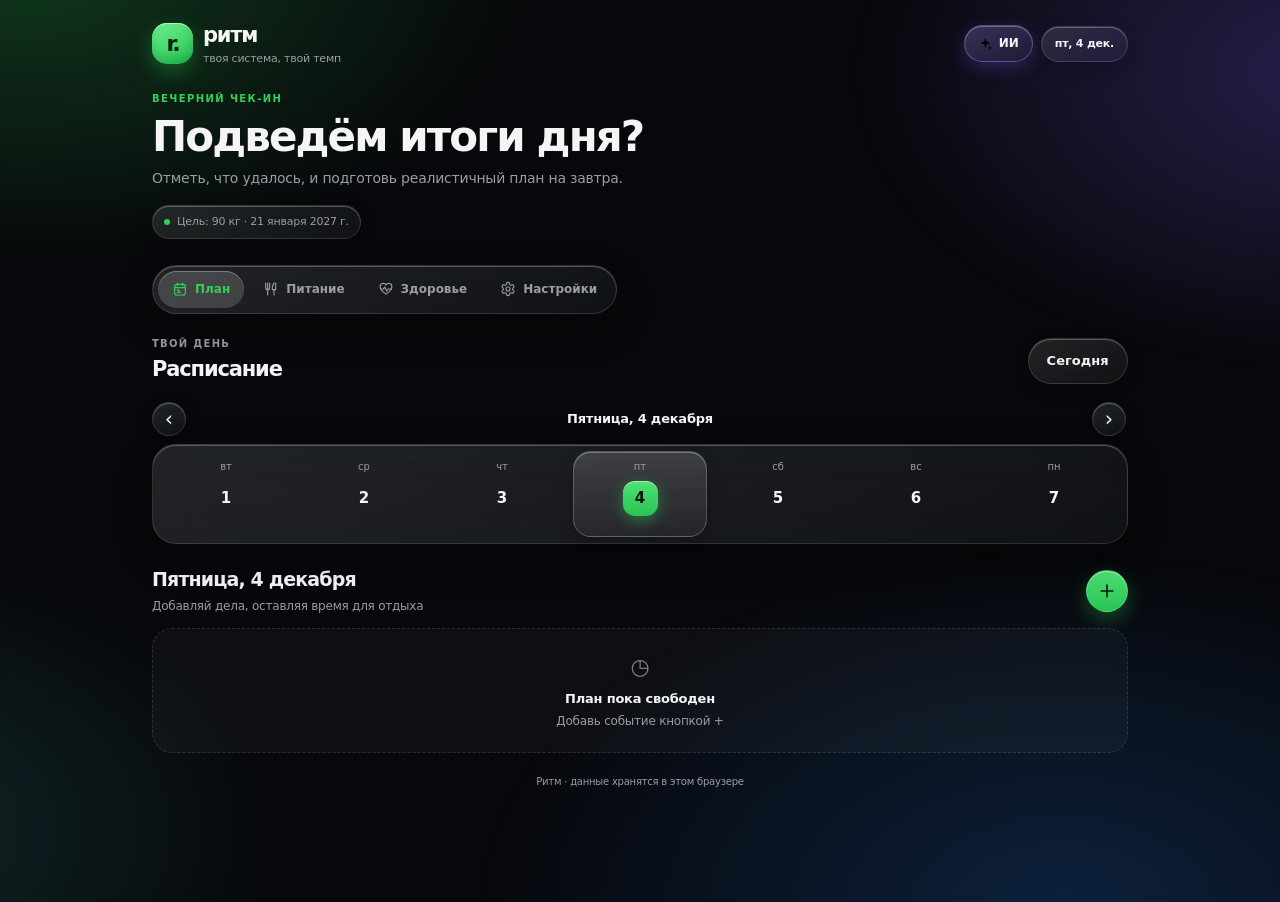
<file: index.html>
<!doctype html>
<html lang="ru">
<head>
<meta charset="utf-8">
<meta name="viewport" content="width=device-width, initial-scale=1, viewport-fit=cover">
<meta name="theme-color" content="#090a0c">
<meta name="apple-mobile-web-app-capable" content="yes">
<meta name="apple-mobile-web-app-status-bar-style" content="black-translucent">
<meta name="apple-mobile-web-app-title" content="Ритм">
<meta name="description" content="Личный трекер распорядка дня, питания и здоровья.">
<title>Ритм — твоя система</title>
<style>
:root{color-scheme:dark;--bg:#090a0c;--surface:#151619;--surface-2:#202125;--surface-3:#292a2e;--line:rgba(255,255,255,.085);--text:#f5f5f7;--muted:#92939b;--accent:#30d158;--purple:#b5a0ff;--blue:#63a5ff;--orange:#f4b45f;--teal:#54d5cf;--red:#ff6961;--shadow:0 12px 30px rgba(0,0,0,.16);--r:21px;--dock-h:78px}
[data-theme="light"]{color-scheme:light;--bg:#f3f4f6;--surface:rgba(255,255,255,.9);--surface-2:#f0f1f4;--surface-3:#e7e9ee;--line:rgba(20,23,28,.09);--text:#17181b;--muted:#777a83;--accent:#28a745;--purple:#7557d8;--blue:#2675d8;--orange:#b7771d;--teal:#168a84;--red:#c93e3e;--shadow:0 10px 30px rgba(25,30,40,.055)}
*{box-sizing:border-box}html{min-height:100%;background:var(--bg);scroll-behavior:smooth;-webkit-text-size-adjust:100%}body{margin:0;min-height:100vh;background:radial-gradient(ellipse at 50% -15%,color-mix(in srgb,var(--accent) 7%,transparent),transparent 46%),var(--bg);color:var(--text);font:15px/1.45 -apple-system,BlinkMacSystemFont,"SF Pro Display","SF Pro Text",Inter,system-ui,sans-serif;letter-spacing:-.015em;-webkit-font-smoothing:antialiased}button,input,select,textarea{font:inherit}button{cursor:pointer;-webkit-tap-highlight-color:transparent}button:focus-visible,input:focus-visible,select:focus-visible,textarea:focus-visible{outline:2px solid var(--purple);outline-offset:2px}button:disabled{opacity:.48;cursor:not-allowed}.hidden{display:none!important}.app{width:min(100%,1020px);margin:0 auto;padding: max(20px,env(safe-area-inset-top)) 22px calc(112px + env(safe-area-inset-bottom))}.topbar{display:flex;align-items:center;justify-content:space-between;gap:12px;margin-bottom:26px}.brand{display:flex;align-items:center;gap:10px;min-width:0}.logo{display:grid;place-items:center;width:41px;height:41px;border-radius:14px;background:linear-gradient(145deg,#55e477,#24bd52);color:#06210c;font-size:22px;font-weight:900;letter-spacing:-.09em;flex:none}.brand-name{font-size:21px;font-weight:790;letter-spacing:-.06em}.brand-sub{font-size:11px;color:var(--muted);margin-top:1px}.top-actions{display:flex;align-items:center;gap:8px}.date-chip,.icon-btn{border:1px solid var(--line);background:color-mix(in srgb,var(--surface) 84%,transparent);color:var(--text);backdrop-filter:blur(18px);-webkit-backdrop-filter:blur(18px)}.date-chip{padding:9px 13px;border-radius:999px;font-size:11px;font-weight:700}.icon-btn{width:40px;height:40px;display:grid;place-items:center;border-radius:50%;padding:0}.icon-btn svg{width:19px;height:19px;stroke:currentColor;fill:none;stroke-width:1.8;stroke-linecap:round;stroke-linejoin:round}.ai-launch{display:flex;align-items:center;gap:6px;border:1px solid color-mix(in srgb,var(--purple) 24%,var(--line));background:color-mix(in srgb,var(--purple) 9%,var(--surface));color:var(--text);border-radius:999px;padding:9px 13px;font-size:12px;font-weight:750}.ai-launch svg{width:15px;height:15px;color:var(--purple)}.greeting{margin:0 0 26px}.eyebrow{font-size:10px;letter-spacing:.15em;color:var(--accent);font-weight:800}.greeting h1{font-size:clamp(29px,5vw,39px);letter-spacing:-.065em;line-height:1.05;margin:8px 0 9px;font-weight:790}.greeting p{margin:0;max-width:600px;color:var(--muted);font-size:14px;line-height:1.55}.goal-pill{display:inline-flex;gap:7px;align-items:center;margin-top:15px;border:1px solid var(--line);background:color-mix(in srgb,var(--surface) 85%,transparent);border-radius:999px;padding:8px 11px;color:var(--muted);font-size:11px}.goal-pill i{display:block;width:6px;height:6px;border-radius:50%;background:var(--accent)}.page{display:none;animation:page-in .22s ease}.page.active{display:block}@keyframes page-in{from{opacity:.65;transform:translateY(4px)}to{opacity:1;transform:none}}.section-heading{display:flex;align-items:center;justify-content:space-between;gap:12px;margin:22px 0 13px}.section-heading:first-child{margin-top:0}.section-heading h2{margin:0;font-size:19px;letter-spacing:-.045em;font-weight:770}.section-heading p{margin:4px 0 0;color:var(--muted);font-size:12px}.eyebrow-note{font-size:10px;text-transform:uppercase;letter-spacing:.13em;font-weight:800;color:var(--muted)}.btn{border:0;min-height:42px;padding:10px 15px;border-radius:999px;background:var(--accent);color:#07190b;font-size:13px;font-weight:780;display:inline-flex;align-items:center;justify-content:center;gap:7px;transition:transform .15s ease,filter .15s ease}.btn:active,.icon-btn:active,.add-btn:active{transform:scale(.97)}[data-theme="light"] .btn{color:#fff}.btn.secondary{background:var(--surface-2);color:var(--text);border:1px solid var(--line);box-shadow:none}.btn.ghost{background:transparent;color:var(--text);border:1px solid var(--line);box-shadow:none}.btn.danger{background:color-mix(in srgb,var(--red) 9%,var(--surface));color:var(--red);border:1px solid color-mix(in srgb,var(--red) 20%,var(--line));box-shadow:none}.add-btn{height:42px;width:42px;min-width:42px;border-radius:50%;padding:0;display:grid;place-items:center;border:1px solid color-mix(in srgb,var(--accent) 24%,var(--line));background:var(--accent);color:#07190b;box-shadow:0 4px 12px color-mix(in srgb,var(--accent) 12%,transparent)}.add-btn svg{width:20px;height:20px;stroke:currentColor;stroke-width:2;fill:none;stroke-linecap:round}.nav-tabs{display:flex;gap:5px;width:max-content;max-width:100%;padding:5px;margin-bottom:23px;border:1px solid var(--line);border-radius:16px;background:color-mix(in srgb,var(--surface) 88%,transparent)}.nav-tabs button{border:0;background:transparent;color:var(--muted);border-radius:11px;padding:10px 14px;display:flex;align-items:center;gap:7px;font-size:12px;font-weight:750;white-space:nowrap}.nav-tabs button svg{width:16px;height:16px;fill:none;stroke:currentColor;stroke-width:1.7;stroke-linecap:round;stroke-linejoin:round}.nav-tabs button.active{background:var(--surface-3);color:var(--text)}.mobile-nav{display:none}.widget-grid{display:grid;grid-template-columns:repeat(4,minmax(0,1fr));gap:10px}.widget{min-width:0;min-height:128px;aspect-ratio:1.05/1;padding:15px;border:1px solid var(--line);border-radius:20px;background:linear-gradient(150deg,color-mix(in srgb,var(--surface) 96%,white 4%),var(--surface));box-shadow:var(--shadow);display:flex;flex-direction:column;justify-content:space-between}.widget-top{display:flex;align-items:center;justify-content:space-between;gap:5px}.widget-label{font-size:11px;font-weight:650;color:var(--muted);line-height:1.25}.widget-icon{width:30px;height:30px;display:grid;place-items:center;flex:none;border-radius:10px;background:color-mix(in srgb,var(--widget-color,var(--accent)) 12%,var(--surface-2));color:var(--widget-color,var(--accent))}.widget-icon svg{width:17px;height:17px;stroke:currentColor;fill:none;stroke-width:1.75;stroke-linecap:round;stroke-linejoin:round}.widget-value{font-size:clamp(20px,2.7vw,29px);font-weight:790;letter-spacing:-.065em;line-height:1.1;overflow-wrap:anywhere}.widget-value small{font-size:11px;letter-spacing:0;color:var(--muted);font-weight:650}.widget-note{font-size:10px;color:var(--muted);line-height:1.35;margin-top:6px;overflow-wrap:anywhere}.widget .mini-progress{margin-top:9px}.mini-progress,.progress{height:5px;border-radius:99px;background:var(--surface-3);overflow:hidden}.mini-progress span,.progress span{display:block;height:100%;width:0;border-radius:99px;background:var(--widget-color,var(--accent));transition:width .2s}.surface{min-width:0;border:1px solid var(--line);background:var(--surface);border-radius:var(--r);padding:18px;box-shadow:var(--shadow)}.surface-head{display:flex;align-items:center;justify-content:space-between;gap:10px;margin-bottom:14px}.surface-head h3{margin:0;font-size:15px;font-weight:760;letter-spacing:-.035em}.surface-head p{margin:3px 0 0;color:var(--muted);font-size:11px}.section-gap{margin-top:12px}.tag{display:inline-flex;align-items:center;gap:5px;padding:6px 9px;border-radius:999px;background:var(--surface-2);border:1px solid var(--line);color:var(--muted);font-size:10px;font-weight:700;white-space:nowrap}.calendar-shell{padding:0;margin-bottom:20px}.calendar-title{display:flex;align-items:center;justify-content:space-between;gap:10px;margin-bottom:10px}.calendar-title h2{font-size:21px;margin:3px 0 0;letter-spacing:-.055em}.week-nav{display:grid;grid-template-columns:36px minmax(0,1fr) 36px;align-items:center;gap:5px;margin-top:17px}.week-title{text-align:center;font-size:13px;font-weight:750}.week-arrow{height:34px;width:34px;display:grid;place-items:center;border:1px solid var(--line);border-radius:50%;background:var(--surface);color:var(--text);font-size:21px;line-height:1}.week-strip{display:grid;grid-template-columns:repeat(7,minmax(0,1fr));gap:4px;margin-top:8px}.day-cell{min-width:0;border:1px solid transparent;border-radius:15px;background:transparent;color:var(--text);padding:8px 1px;display:flex;align-items:center;flex-direction:column;gap:7px}.day-name{font-size:10px;color:var(--muted);text-transform:lowercase}.day-number{width:35px;height:35px;display:grid;place-items:center;border-radius:12px;font-size:15px;font-weight:730;font-variant-numeric:tabular-nums}.day-cell.selected{background:color-mix(in srgb,var(--accent) 9%,var(--surface));border-color:color-mix(in srgb,var(--accent) 18%,var(--line))}.day-cell.selected .day-number{background:var(--accent);color:#07190b}.day-cell.is-today:not(.selected) .day-number{border:1px solid color-mix(in srgb,var(--accent) 52%,transparent)}.day-dots{height:5px;display:flex;gap:3px;align-items:center;justify-content:center}.day-dot{height:5px;width:5px;border-radius:50%;background:var(--accent)}.day-dot.work{background:var(--blue)}.day-dot.training{background:var(--purple)}.day-dot.food{background:var(--teal)}.day-dot.rest{background:var(--orange)}.event-list{display:flex;flex-direction:column;gap:8px}.event{position:relative;display:grid;grid-template-columns:55px 3px minmax(0,1fr);gap:11px;align-items:stretch;padding:13px 12px;border:1px solid var(--line);border-radius:17px;background:color-mix(in srgb,var(--surface) 93%,transparent)}.event-time{font-size:11px;font-weight:770;font-variant-numeric:tabular-nums;padding-top:3px}.event-rail{border-radius:6px;background:var(--event-color,var(--purple));min-height:47px}.event.active-event{border-color:color-mix(in srgb,var(--accent) 35%,var(--line));background:color-mix(in srgb,var(--accent) 5%,var(--surface))}.event.active-event .event-rail{background:var(--accent)}.event.done .event-rail{background:var(--surface-3)}.event-main{min-width:0}.event-title{font-weight:740;font-size:14px;line-height:1.3;overflow-wrap:anywhere}.event-sub{font-size:10px;color:var(--muted);margin-top:5px;overflow-wrap:anywhere}.event-bottom{display:flex;align-items:center;justify-content:space-between;gap:8px;margin-top:8px}.timer{font-size:10px;font-weight:750;color:var(--accent);font-variant-numeric:tabular-nums}.event.done .timer{color:var(--muted)}.event-actions{display:flex;align-items:center;gap:4px}.tiny-btn{border:1px solid transparent;background:transparent;color:var(--muted);font-size:11px;font-weight:700;padding:5px 7px;border-radius:8px}.tiny-btn:hover{background:var(--surface-2);color:var(--text)}.tiny-btn.delete:hover{color:var(--red)}.break-row{display:flex;align-items:center;gap:8px;padding:1px 4px;color:var(--muted);font-size:10px}.break-line{height:1px;flex:1;background:var(--line)}.break-duration{color:var(--muted);font-weight:700}.empty{border:1px dashed var(--line);border-radius:16px;padding:22px 14px;text-align:center;color:var(--muted);font-size:12px}.empty strong{display:block;color:var(--text);font-size:13px;margin-bottom:4px}.empty-icon{font-size:22px;margin-bottom:7px;opacity:.8}.meal-list,.weight-list{display:flex;flex-direction:column}.meal-row,.weight-row{display:flex;align-items:center;gap:10px;padding:11px 0;border-bottom:1px solid var(--line);min-width:0}.meal-row:last-child,.weight-row:last-child{border-bottom:0}.row-icon{height:37px;width:37px;display:grid;place-items:center;flex:none;border-radius:13px;background:var(--surface-2);color:var(--row-color,var(--accent));font-size:17px}.row-main{flex:1;min-width:0}.row-title{font-size:13px;font-weight:740;overflow-wrap:anywhere}.row-sub{font-size:10px;color:var(--muted);margin-top:3px;line-height:1.4}.row-value{font-size:12px;font-weight:780;white-space:nowrap;text-align:right}.remove-btn{height:29px;width:29px;flex:none;border:0;border-radius:50%;background:transparent;color:var(--muted);font-size:18px;display:grid;place-items:center}.remove-btn:hover{color:var(--red);background:color-mix(in srgb,var(--red) 8%,transparent)}.macro-grid{display:grid;grid-template-columns:repeat(3,minmax(0,1fr));gap:8px}.macro{background:var(--surface-2);border:1px solid var(--line);border-radius:14px;padding:11px;min-width:0}.macro-label{font-size:10px;color:var(--muted);font-weight:650}.macro-value{font-size:17px;font-weight:780;letter-spacing:-.04em;margin:5px 0 7px}.macro-value small{font-size:10px;color:var(--muted);letter-spacing:0}.chart{display:block;width:100%;height:auto;overflow:visible}.chart-labels{display:flex;justify-content:space-between;color:var(--muted);font-size:9px;margin-top:3px}.widget-action{border:0;background:transparent;display:inline-flex;align-items:center;gap:5px;color:var(--accent);font-size:11px;font-weight:750;padding:8px 0 0}.widget-action svg{height:14px;width:14px;stroke:currentColor;fill:none;stroke-width:2}.water-glasses{display:flex;flex-wrap:wrap;gap:5px;margin:13px 0}.glass{height:25px;width:20px;border:1px solid var(--line);border-radius:6px;background:var(--surface-2);color:var(--muted);font-size:10px;display:grid;place-items:center}.glass.filled{border-color:color-mix(in srgb,var(--accent) 40%,var(--line));color:var(--accent);background:color-mix(in srgb,var(--accent) 13%,var(--surface))}.metric-big{font-size:21px;font-weight:800;letter-spacing:-.045em}.metric-big small{font-size:11px;color:var(--muted);letter-spacing:0}.habit-list{display:flex;flex-direction:column;gap:4px}.habit-row{display:flex;align-items:center;gap:10px;padding:9px 0}.habit-check{height:25px;width:25px;flex:none;border:1px solid var(--line);border-radius:8px;display:grid;place-items:center;background:var(--surface-2);color:transparent;font-size:14px;font-weight:850}.habit-check.checked{background:var(--accent);color:#07190b;border-color:var(--accent)}.habit-title{font-size:12px;font-weight:730}.habit-desc{font-size:10px;color:var(--muted);margin-top:2px}.habit-meta{font-size:10px;color:var(--muted);margin-left:auto;white-space:nowrap}.settings-grid{display:grid;grid-template-columns:repeat(2,minmax(0,1fr));gap:12px}.field-grid{display:grid;grid-template-columns:repeat(2,minmax(0,1fr));gap:12px}.field{display:flex;flex-direction:column;gap:6px;min-width:0}.field label{font-size:11px;color:var(--muted);font-weight:700}.field input,.field select,.field textarea,textarea.ai-prompt{width:100%;min-width:0;min-height:42px;padding:11px 12px;border:1px solid var(--line);border-radius:12px;background:var(--bg);color:var(--text);font:inherit;font-size:13px}.field input:focus,.field select:focus,.field textarea:focus{border-color:color-mix(in srgb,var(--accent) 50%,var(--line));outline:0}.form-actions{display:flex;gap:8px;flex-wrap:wrap;margin-top:14px}.span-2{grid-column:span 2}.settings-block{border-bottom:1px solid var(--line);padding:5px 0 18px;margin-bottom:16px}.settings-block:last-child{border-bottom:0;margin-bottom:0;padding-bottom:0}.settings-block h3{font-size:14px;margin:0 0 5px}.settings-block p{font-size:11px;color:var(--muted);margin:0 0 12px;line-height:1.55}.settings-row{display:flex;align-items:center;justify-content:space-between;gap:15px;padding:9px 0}.settings-row strong{font-size:12px}.settings-row .field{width:180px;max-width:52%}.notice{padding:12px;border:1px solid var(--line);background:var(--surface-2);border-radius:13px;color:var(--muted);font-size:11px;line-height:1.55}.integration{border:1px solid var(--line);border-radius:16px;padding:13px;display:grid;gap:10px;background:color-mix(in srgb,var(--surface-2) 45%,transparent)}.integration-title{font-size:12px;font-weight:750}.integration-desc{font-size:10px;color:var(--muted);margin-top:3px;line-height:1.4}.footer{text-align:center;color:var(--muted);font-size:10px;margin-top:22px}.mobile-nav{position:fixed;z-index:50;left:50%;transform:translateX(-50%);bottom:calc(8px + env(safe-area-inset-bottom));width:min(calc(100% - 24px),460px);padding:7px;display:none;gap:4px;border:1px solid rgba(255,255,255,.12);border-radius:25px;background:color-mix(in srgb,var(--surface) 84%,transparent);backdrop-filter:blur(25px) saturate(160%);-webkit-backdrop-filter:blur(25px) saturate(160%);box-shadow:0 16px 44px rgba(0,0,0,.26),inset 0 1px 0 rgba(255,255,255,.07)}.mobile-nav button{border:1px solid transparent;background:transparent;color:var(--muted);flex:1;min-width:0;padding:7px 4px 6px;border-radius:18px;display:flex;flex-direction:column;align-items:center;justify-content:center;gap:3px;font-size:9px;font-weight:740}.mobile-nav button.active{background:color-mix(in srgb,var(--accent) 11%,var(--surface-2));color:var(--accent);border-color:color-mix(in srgb,var(--accent) 13%,transparent)}.mobile-nav .nav-icon{height:23px;width:25px;display:grid;place-items:center}.mobile-nav svg{width:21px;height:21px;fill:none;stroke:currentColor;stroke-width:1.7;stroke-linecap:round;stroke-linejoin:round}.toast{position:fixed;z-index:2000;left:50%;bottom:calc(96px + env(safe-area-inset-bottom));transform:translate(-50%,12px);opacity:0;pointer-events:none;max-width:calc(100% - 28px);padding:11px 16px;border-radius:999px;background:var(--text);color:var(--bg);font-size:12px;font-weight:750;box-shadow:var(--shadow);transition:opacity .18s,transform .18s;text-align:center}.toast.show{opacity:1;transform:translate(-50%,0)}.modal-overlay{display:none;position:fixed;inset:0;z-index:1000;padding:calc(14px + env(safe-area-inset-top)) 12px calc(14px + env(safe-area-inset-bottom));align-items:center;justify-content:center;background:rgba(0,0,0,.54);backdrop-filter:blur(14px);-webkit-backdrop-filter:blur(14px);overflow-y:auto}.modal-overlay.open{display:flex}.modal{width:min(100%,475px);max-height:100%;overflow:auto;overscroll-behavior:contain;border:1px solid var(--line);border-radius:24px;background:var(--surface);padding:20px;box-shadow:0 30px 100px rgba(0,0,0,.36)}.modal-head{display:flex;align-items:flex-start;justify-content:space-between;gap:14px;margin-bottom:17px}.modal-head h2{font-size:20px;letter-spacing:-.05em;margin:0}.modal-head p{font-size:11px;color:var(--muted);margin:5px 0 0}.modal-close{height:35px;width:35px;flex:none;display:grid;place-items:center;border:1px solid var(--line);border-radius:50%;background:var(--surface-2);color:var(--text);font-size:22px;line-height:1}.modal-note{font-size:10px;color:var(--muted);line-height:1.45;margin-top:12px}.ai-page{max-width:700px;margin:0 auto}.ai-page-head{display:flex;align-items:center;gap:12px;margin-bottom:21px}.back-btn{height:42px;width:42px;flex:none;display:grid;place-items:center;border:1px solid var(--line);border-radius:50%;background:var(--surface);color:var(--text)}.back-btn svg{height:19px;width:19px;stroke:currentColor;fill:none;stroke-width:1.8;stroke-linecap:round;stroke-linejoin:round}.ai-page-head h1{font-size:26px;letter-spacing:-.06em;margin:0}.ai-page-head p{font-size:12px;color:var(--muted);margin:4px 0 0}.ai-kicker{font-size:9px;letter-spacing:.15em;color:var(--purple);font-weight:850;margin-bottom:4px}.ai-modes{display:grid;grid-template-columns:repeat(3,minmax(0,1fr));gap:6px;padding:5px;background:var(--surface-2);border:1px solid var(--line);border-radius:16px;margin-bottom:18px}.ai-mode{border:1px solid transparent;border-radius:12px;background:transparent;color:var(--muted);padding:11px 4px;font-size:12px;font-weight:750;display:flex;align-items:center;justify-content:center;gap:5px}.ai-mode.active{background:var(--surface);border-color:var(--line);color:var(--text);box-shadow:0 2px 7px rgba(0,0,0,.05)}.ai-label{font-size:12px;font-weight:750;display:block;margin-bottom:7px}.ai-prompt{min-height:128px!important;resize:vertical;line-height:1.55;background:var(--surface)!important}.ai-note{font-size:10px;color:var(--muted);line-height:1.5;margin-top:10px}.ai-actions{display:flex;gap:8px;margin-top:13px;flex-wrap:wrap}.ai-actions .btn:first-child{flex:1}.ai-status{font-size:12px;color:var(--muted);margin-top:13px;line-height:1.5}.ai-output{margin-top:14px;border:1px solid color-mix(in srgb,var(--purple) 20%,var(--line));border-radius:17px;padding:14px;background:color-mix(in srgb,var(--purple) 4%,var(--surface))}.ai-output h3{font-size:14px;margin:0 0 9px}.ai-output p{font-size:12px;line-height:1.55;margin:0 0 10px}.ai-draft-row{border-top:1px solid var(--line);padding:11px 0;display:grid;gap:8px}.ai-edit-title,.ai-edit-fields label{display:grid;gap:5px;color:var(--muted);font-size:10px;font-weight:700}.ai-edit-title input,.ai-edit-fields input{width:100%;min-width:0;padding:9px;border:1px solid var(--line);border-radius:10px;background:var(--bg);color:var(--text);font:inherit;font-size:12px}.ai-edit-fields{display:grid;grid-template-columns:1fr 1fr 1fr;gap:7px}.ai-draft-meta{font-size:10px;color:var(--muted);line-height:1.5}.ai-warning{margin-top:11px;padding:11px;border:1px solid color-mix(in srgb,var(--orange) 45%,var(--line));border-radius:12px;color:var(--text);font-size:11px;line-height:1.5;background:color-mix(in srgb,var(--orange) 6%,var(--surface))}.ai-warning ul{margin:7px 0;padding-left:17px}.ai-warning li{margin:4px 0}.ai-output .btn{margin-top:10px}.ai-output .btn:disabled{opacity:.45}.ai-sticky-actions{position:sticky;bottom:0;z-index:5;padding:12px 0 4px;margin-top:8px;background:linear-gradient(0deg,var(--surface) 70%,transparent);display:flex;gap:8px}.ai-sticky-actions .btn{flex:1}.page-ai-screen .topbar,.page-ai-screen .greeting,.page-ai-screen .nav-tabs{display:none!important}.page-ai-screen .app{padding-top:max(15px,env(safe-area-inset-top));padding-bottom:calc(25px + env(safe-area-inset-bottom))}.page-ai-screen .mobile-nav{display:none!important}
@media(min-width:760px){.mobile-nav{display:none!important}.topbar{margin-bottom:25px}.settings-grid{align-items:start}.ai-prompt{min-height:150px!important}}
@media(max-width:759px){.app{padding: max(16px,env(safe-area-inset-top)) 14px calc(var(--dock-h) + env(safe-area-inset-bottom) + 20px)}.topbar{margin-bottom:23px}.brand-name{font-size:20px}.brand-sub{font-size:10px}.logo{height:39px;width:39px}.nav-tabs{display:none}.mobile-nav{display:flex}.greeting{margin-bottom:23px}.greeting h1{font-size:31px}.greeting p{font-size:13px}.widget-grid{grid-template-columns:repeat(2,minmax(0,1fr));gap:9px}.widget{aspect-ratio:1/1;min-height:0;padding:13px;border-radius:19px}.widget-value{font-size:26px}.widget-label{font-size:11px}.widget-icon{width:29px;height:29px}.section-heading h2{font-size:19px}.surface{padding:15px;border-radius:19px}.calendar-title h2{font-size:20px}.week-strip{gap:2px}.day-cell{padding:7px 0;border-radius:13px;gap:6px}.day-number{height:34px;width:34px;font-size:14px}.event{grid-template-columns:49px 3px minmax(0,1fr);gap:9px;padding:12px 10px}.event-title{font-size:13px}.event-time{font-size:10px}.event-bottom{align-items:flex-start;flex-wrap:wrap}.event-actions{margin-left:auto}.settings-grid{grid-template-columns:1fr}.field-grid{gap:10px}.modal{padding:17px 15px;border-radius:21px}.toast{bottom:calc(93px + env(safe-area-inset-bottom))}.ai-page-head h1{font-size:24px}.ai-sticky-actions{padding-bottom:calc(6px + env(safe-area-inset-bottom));margin-left:-2px;margin-right:-2px}.ai-sticky-actions .btn{min-height:46px}}
@media(max-width:370px){.widget{padding:11px}.widget-value{font-size:22px}.widget-label{font-size:10px}.widget-note{font-size:9px}.macro{padding:9px}.date-chip{font-size:10px;padding:8px}.ai-launch{padding:8px 10px}}
@media(prefers-reduced-motion:reduce){*,*::before,*::after{animation-duration:.01ms!important;transition-duration:.01ms!important;scroll-behavior:auto!important}}
/* ===== Liquid Glass layer (iOS 26 style) ===== */
:root{
 --glass-bg:linear-gradient(150deg,rgba(255,255,255,.115),rgba(255,255,255,.045));
 --glass-border:rgba(255,255,255,.12);
 --glass-hi:rgba(255,255,255,.26);
 --glass-shadow:0 14px 36px rgba(0,0,0,.32);
 --surface:rgba(255,255,255,.07);--surface-2:rgba(255,255,255,.085);--surface-3:rgba(255,255,255,.14);
 --line:rgba(255,255,255,.11);--bg:#07080b;--muted:#9a9ca6;
 --field-bg:rgba(0,0,0,.28);
 --dock-bg:rgba(34,36,41,.55);--lens-bg:#2a2d33;--dock-ink:rgba(255,255,255,.66);
 --spring:cubic-bezier(.34,1.45,.5,1);--ease:cubic-bezier(.22,.8,.24,1);
 --shadow:var(--glass-shadow);
}
[data-theme="light"]{
 --glass-bg:linear-gradient(150deg,rgba(255,255,255,.78),rgba(255,255,255,.46));
 --glass-border:rgba(255,255,255,.85);--glass-hi:rgba(255,255,255,.95);
 --glass-shadow:0 12px 32px rgba(40,50,80,.12);
 --surface:rgba(255,255,255,.62);--surface-2:rgba(255,255,255,.55);--surface-3:rgba(20,30,60,.09);
 --line:rgba(20,30,60,.09);--bg:#eceef4;--muted:#6f7380;--field-bg:rgba(255,255,255,.6);
 --dock-bg:rgba(255,255,255,.6);--lens-bg:#ffffff;--dock-ink:rgba(20,24,40,.6);
}
html{background:var(--bg);transition:background-color .5s ease}
body{background:transparent;position:relative}
body::before{content:"";position:fixed;inset:-25%;z-index:-1;pointer-events:none;
 background:
 radial-gradient(38% 32% at 18% 14%,rgba(48,209,88,.24),transparent 70%),
 radial-gradient(36% 32% at 86% 22%,rgba(125,98,255,.26),transparent 70%),
 radial-gradient(44% 38% at 72% 84%,rgba(40,130,255,.2),transparent 70%),
 radial-gradient(34% 30% at 8% 78%,rgba(84,213,207,.16),transparent 70%);
 animation:orbs 26s ease-in-out infinite alternate;will-change:transform}
[data-theme="light"] body::before{opacity:.75;filter:saturate(1.15)}
@keyframes orbs{0%{transform:translate3d(0,0,0) scale(1)}100%{transform:translate3d(4%,-3%,0) scale(1.08) rotate(3deg)}}

/* glass surfaces */
.surface,.widget,.modal,.calendar-shell .week-strip,.date-chip,.ai-launch,.icon-btn,.week-arrow,.back-btn,.goal-pill,.nav-tabs,.tag,.ai-output,.notice,.integration{
 -webkit-backdrop-filter:blur(26px) saturate(180%);backdrop-filter:blur(26px) saturate(180%)}
.surface,.widget{position:relative;isolation:isolate;background:var(--glass-bg);border:1px solid var(--glass-border);
 box-shadow:inset 0 1px 0 var(--glass-hi),inset 0 -1px 0 rgba(255,255,255,.03),var(--glass-shadow);
 transition:transform .5s var(--spring),background-color .4s,border-color .4s}
.surface::before,.widget::before{content:"";position:absolute;inset:0;border-radius:inherit;pointer-events:none;z-index:-1;
 background:radial-gradient(120% 70% at 0% 0%,rgba(255,255,255,.16),transparent 55%)}
[data-theme="light"] .surface::before,[data-theme="light"] .widget::before{background:radial-gradient(120% 70% at 0% 0%,rgba(255,255,255,.9),transparent 55%)}
.widget{border-radius:24px}
.surface{border-radius:26px}
.widget:active,.surface:active{transform:scale(.985)}
.widget-icon{border-radius:12px;box-shadow:inset 0 1px 0 rgba(255,255,255,.2);background:color-mix(in srgb,var(--widget-color,var(--accent)) 20%,transparent)}
.widget-value{letter-spacing:-.05em}

/* top bar & greeting */
.logo{position:relative;border-radius:15px;background:linear-gradient(150deg,#6cf08b,#25c455);box-shadow:inset 0 1px 0 rgba(255,255,255,.55),inset 0 -6px 10px rgba(0,80,20,.22),0 8px 20px rgba(48,209,88,.32)}
.date-chip,.icon-btn,.week-arrow,.back-btn,.goal-pill,.tag{background:var(--glass-bg);border:1px solid var(--glass-border);box-shadow:inset 0 1px 0 var(--glass-hi),0 6px 18px rgba(0,0,0,.18)}
.ai-launch{background:linear-gradient(150deg,rgba(181,160,255,.26),rgba(181,160,255,.08));border:1px solid rgba(181,160,255,.35);box-shadow:inset 0 1px 0 rgba(255,255,255,.3),0 6px 18px rgba(125,98,255,.25);transition:transform .35s var(--spring)}
.greeting h1{font-size:clamp(32px,6vw,42px);letter-spacing:-.045em;font-weight:800}
.eyebrow{letter-spacing:.14em}

/* buttons */
.btn,.add-btn,.icon-btn,.week-arrow,.back-btn,.ai-launch,.tiny-btn,.widget-action,.remove-btn,.modal-close,.ai-mode,.habit-check,.day-cell{transition:transform .35s var(--spring),background-color .25s,filter .25s,box-shadow .3s}
.btn:active,.add-btn:active,.icon-btn:active,.week-arrow:active,.back-btn:active,.ai-launch:active,.modal-close:active{transform:scale(.92)}
.btn{min-height:46px;padding:11px 18px;border-radius:999px;font-weight:760;background:linear-gradient(180deg,#4fe274,#28c353);box-shadow:inset 0 1px 0 rgba(255,255,255,.5),inset 0 -2px 6px rgba(0,90,25,.2),0 8px 20px rgba(48,209,88,.28)}
.btn.secondary,.btn.ghost{background:var(--glass-bg);border:1px solid var(--glass-border);box-shadow:inset 0 1px 0 var(--glass-hi),0 6px 16px rgba(0,0,0,.16);-webkit-backdrop-filter:blur(20px);backdrop-filter:blur(20px)}
.btn.danger{background:linear-gradient(150deg,rgba(255,105,97,.22),rgba(255,105,97,.07));border:1px solid rgba(255,105,97,.35);box-shadow:inset 0 1px 0 rgba(255,255,255,.18)}
[data-theme="light"] .btn{color:#fff}
.add-btn{background:linear-gradient(180deg,#4fe274,#28c353);box-shadow:inset 0 1px 0 rgba(255,255,255,.5),0 8px 20px rgba(48,209,88,.32)}

/* progress */
.mini-progress,.progress{background:rgba(255,255,255,.1);box-shadow:inset 0 1px 2px rgba(0,0,0,.25);height:6px}
[data-theme="light"] .mini-progress,[data-theme="light"] .progress{background:rgba(20,30,60,.09)}
.mini-progress span,.progress span{transition:width 1s var(--ease);background-image:linear-gradient(90deg,transparent,rgba(255,255,255,.35));box-shadow:0 0 12px color-mix(in srgb,var(--widget-color,currentColor) 45%,transparent)}

/* calendar */
.week-strip{padding:6px;border-radius:24px;background:var(--glass-bg);border:1px solid var(--glass-border);box-shadow:inset 0 1px 0 var(--glass-hi),var(--glass-shadow)}
.day-cell{border-radius:18px}
.day-cell.selected{background:linear-gradient(180deg,rgba(255,255,255,.16),rgba(255,255,255,.06));border-color:rgba(255,255,255,.2);box-shadow:inset 0 1px 0 rgba(255,255,255,.3),0 6px 16px rgba(0,0,0,.18);animation:pop .55s var(--spring)}
[data-theme="light"] .day-cell.selected{background:rgba(255,255,255,.9);border-color:#fff}
.day-cell.selected .day-number{background:linear-gradient(180deg,#4fe274,#28c353);box-shadow:0 4px 14px rgba(48,209,88,.45),inset 0 1px 0 rgba(255,255,255,.5)}
@keyframes pop{0%{transform:scale(.88)}100%{transform:scale(1)}}

/* events & rows */
.event{background:var(--glass-bg);border:1px solid var(--glass-border);border-radius:20px;box-shadow:inset 0 1px 0 var(--glass-hi),0 8px 22px rgba(0,0,0,.16)}
.event.active-event{border-color:rgba(48,209,88,.45);background:linear-gradient(150deg,rgba(48,209,88,.2),rgba(48,209,88,.05));box-shadow:inset 0 1px 0 rgba(255,255,255,.28),0 0 0 1px rgba(48,209,88,.12),0 10px 28px rgba(48,209,88,.18)}
.event-rail{box-shadow:0 0 10px color-mix(in srgb,var(--event-color,var(--purple)) 55%,transparent)}
.empty{border:1px dashed var(--glass-border);background:rgba(255,255,255,.03);border-radius:20px}
.row-icon{border-radius:14px;box-shadow:inset 0 1px 0 rgba(255,255,255,.14)}
.macro{background:var(--glass-bg);border:1px solid var(--glass-border);border-radius:18px;box-shadow:inset 0 1px 0 var(--glass-hi)}
.glass{transition:transform .4s var(--spring),background-color .25s}
.glass.filled{box-shadow:0 0 12px rgba(48,209,88,.35),inset 0 1px 0 rgba(255,255,255,.25)}
.habit-check{border-radius:10px}
.habit-check.checked{background:linear-gradient(180deg,#4fe274,#28c353);box-shadow:0 4px 12px rgba(48,209,88,.4);animation:pop .45s var(--spring)}

/* fields (iOS: 16px so Safari doesn't zoom) */
.field{justify-content:flex-end}
.field label{padding-left:4px}
.field input,.field select,.field textarea,textarea.ai-prompt,.ai-edit-title input,.ai-edit-fields input{
 -webkit-appearance:none;appearance:none;font-size:16px;min-height:46px;border-radius:16px;background:var(--field-bg);
 border:1px solid var(--glass-border);box-shadow:inset 0 2px 6px rgba(0,0,0,.22);transition:border-color .25s,box-shadow .25s,background-color .25s}
[data-theme="light"] .field input,[data-theme="light"] .field select,[data-theme="light"] .field textarea{box-shadow:inset 0 1px 3px rgba(20,30,60,.08)}
.field input[type=date]{display:block;line-height:1.2;text-align:left}
.field input[type=date]::-webkit-date-and-time-value{text-align:left;min-height:1.2em}
.field input:focus,.field select:focus,.field textarea:focus,textarea.ai-prompt:focus{border-color:rgba(48,209,88,.6);box-shadow:0 0 0 4px rgba(48,209,88,.16),inset 0 2px 6px rgba(0,0,0,.2);outline:0}
.field select{padding-right:38px;background-image:url("data:image/svg+xml,%3Csvg xmlns='http://www.w3.org/2000/svg' width='14' height='14' viewBox='0 0 24 24' fill='none' stroke='%239a9ca6' stroke-width='2.4' stroke-linecap='round' stroke-linejoin='round'%3E%3Cpath d='m7 9 5-4 5 4M7 15l5 4 5-4'/%3E%3C/svg%3E");background-repeat:no-repeat;background-position:right 14px center}
.ai-prompt{background:var(--field-bg)!important}
.notice{background:rgba(255,255,255,.05);border-radius:16px;border:1px solid var(--glass-border)}
.integration{border-radius:20px;background:rgba(255,255,255,.04)}

/* ===== SETTINGS: fix overlap + iOS grouped look ===== */
.settings-grid{display:grid;grid-template-columns:repeat(2,minmax(0,1fr));gap:14px}
.settings-grid>*{min-width:0}
.surface-head h3{font-size:17px;letter-spacing:-.03em}
.surface-head p{font-size:12px;line-height:1.4}
.settings-row{padding:12px 14px;margin:0 -2px;border-radius:18px;background:rgba(255,255,255,.05);border:1px solid var(--glass-border);gap:12px}
.settings-row .field{width:150px;max-width:50%;flex:none}
.settings-row strong{font-size:14px}
.settings-block{border-bottom:0;padding:0;margin:16px 0 0}
.settings-block h3{font-size:15px;margin-bottom:6px}
.settings-block p{font-size:12px}
.settings-block .form-actions{margin-top:10px}
.form-actions .btn{flex:0 1 auto}

/* ===== NAV (desktop pill) ===== */
.nav-tabs{padding:5px;border-radius:999px;background:var(--glass-bg);border:1px solid var(--glass-border);box-shadow:inset 0 1px 0 var(--glass-hi),var(--glass-shadow)}
.nav-tabs button{border-radius:999px;transition:background-color .3s,color .3s,transform .35s var(--spring)}
.nav-tabs button.active{background:rgba(255,255,255,.16);box-shadow:inset 0 1px 0 rgba(255,255,255,.3);color:var(--accent)}
[data-theme="light"] .nav-tabs button.active{background:#fff}
.nav-tabs svg,.mobile-nav svg{stroke-width:1.8}

/* ===== DOCK with liquid lens (mobile) ===== */
.mobile-nav{display:none;padding:0;gap:0;border:0;background:none;box-shadow:none;-webkit-backdrop-filter:none;backdrop-filter:none;
 width:min(calc(100% - 28px),420px);bottom:calc(10px + env(safe-area-inset-bottom));touch-action:none;
 -webkit-user-select:none;user-select:none;-webkit-touch-callout:none;overflow:visible}
.dock-track{position:relative;display:flex;width:100%;padding:6px;border-radius:999px;
 background:var(--dock-bg);-webkit-backdrop-filter:blur(30px) saturate(200%);backdrop-filter:blur(30px) saturate(200%);
 border:1px solid rgba(255,255,255,.16);
 box-shadow:inset 0 1px 0 rgba(255,255,255,.3),inset 0 -1px 0 rgba(255,255,255,.05),0 18px 44px rgba(0,0,0,.38),0 2px 8px rgba(0,0,0,.2)}
[data-theme="light"] .dock-track{border-color:rgba(255,255,255,.9);box-shadow:inset 0 1px 0 #fff,0 16px 40px rgba(40,50,90,.18)}
.dock-item,.mobile-nav button{flex:1 1 0;min-width:0;height:58px;border:0;background:transparent;color:var(--dock-ink);border-radius:999px;
 display:flex;flex-direction:column;align-items:center;justify-content:center;gap:3px;font-size:10px;font-weight:650;letter-spacing:-.01em;padding:0;position:relative;white-space:nowrap}
.mobile-nav button{z-index:1}
.mobile-nav button.active{background:none;border-color:transparent;color:var(--dock-ink)}
.dock-item svg,.mobile-nav button svg{width:24px;height:24px}
.mobile-nav .nav-icon{height:26px;width:26px}
.dock-lens{position:absolute;left:6px;top:6px;height:calc(100% - 12px);z-index:2;border-radius:999px;overflow:hidden;pointer-events:none;
 background:radial-gradient(130% 90% at 50% 125%,rgba(48,209,88,.3),transparent 62%),linear-gradient(180deg,var(--lens-bg),var(--lens-bg));
 border:1px solid rgba(255,255,255,.22);
 box-shadow:inset 0 1.5px 1px rgba(255,255,255,.35),inset 0 -2px 8px rgba(48,209,88,.28),0 6px 18px rgba(0,0,0,.28);
 transform:translate3d(0,0,0) scale(1);transition:transform .55s var(--spring),box-shadow .35s,border-color .35s,opacity .2s;will-change:transform}
[data-theme="light"] .dock-lens{border-color:#fff;box-shadow:inset 0 1px 0 #fff,inset 0 -2px 8px rgba(48,209,88,.2),0 6px 16px rgba(40,50,90,.16)}
.dock-lens-inner{position:absolute;top:0;left:0;height:100%;display:flex;pointer-events:none;transition:transform .55s var(--spring)}
.dock-lens-inner .dock-item{color:var(--accent);flex:0 0 auto}
.dock-lens.pressed{border-color:rgba(130,255,160,.65);
 box-shadow:inset 0 0 0 1px rgba(255,255,255,.1),inset 0 2px 3px rgba(255,255,255,.5),inset 0 -3px 12px rgba(48,209,88,.55),0 0 0 1px rgba(48,209,88,.25),0 14px 34px rgba(0,0,0,.45),0 0 28px rgba(48,209,88,.28)}
.mobile-nav.dragging .dock-lens,.mobile-nav.dragging .dock-lens-inner{transition:transform .11s linear,box-shadow .35s,border-color .35s}
.dock-fade{display:none}

/* page transitions */
.page{animation:none}
.page.active{animation:page-in .5s var(--ease) backwards}
@keyframes page-in{from{opacity:0;transform:translateY(14px) scale(.985);filter:blur(6px)}to{opacity:1;transform:none;filter:none}}
.page.active .widget{animation:rise .6s var(--spring) backwards}
.page.active .widget:nth-child(2){animation-delay:.04s}.page.active .widget:nth-child(3){animation-delay:.08s}.page.active .widget:nth-child(4){animation-delay:.12s}
.page.active>.surface,.page.active .settings-grid>.surface{animation:rise .6s var(--spring) backwards}
.page.active .settings-grid>.surface:nth-child(2){animation-delay:.06s}.page.active .settings-grid>.surface:nth-child(3){animation-delay:.12s}
@keyframes rise{from{opacity:0;transform:translateY(18px) scale(.97)}to{opacity:1;transform:none}}

/* modals as bottom sheets */
.modal-overlay{background:rgba(0,0,0,.38);-webkit-backdrop-filter:blur(10px);backdrop-filter:blur(10px)}
.modal-overlay.open{animation:fade-in .3s ease both}
.modal{position:relative;background:linear-gradient(160deg,rgba(60,62,70,.78),rgba(30,31,36,.82));-webkit-backdrop-filter:blur(40px) saturate(190%);backdrop-filter:blur(40px) saturate(190%);
 border:1px solid rgba(255,255,255,.16);border-radius:32px;box-shadow:inset 0 1px 0 rgba(255,255,255,.3),0 30px 80px rgba(0,0,0,.5);padding:22px 20px}
[data-theme="light"] .modal{background:linear-gradient(160deg,rgba(255,255,255,.9),rgba(245,247,252,.85));border-color:#fff}
.modal-overlay.open .modal{animation:sheet-in .55s var(--spring) both}
.modal-close{background:var(--glass-bg);border:1px solid var(--glass-border);box-shadow:inset 0 1px 0 var(--glass-hi)}
@keyframes fade-in{from{opacity:0}to{opacity:1}}
@keyframes sheet-in{from{opacity:0;transform:translateY(60px) scale(.96)}to{opacity:1;transform:none}}

/* toast */
.toast{background:var(--dock-bg);color:var(--text);border:1px solid var(--glass-border);-webkit-backdrop-filter:blur(26px) saturate(180%);backdrop-filter:blur(26px) saturate(180%);
 box-shadow:inset 0 1px 0 var(--glass-hi),0 14px 34px rgba(0,0,0,.35);transition:opacity .3s,transform .5s var(--spring)}
.toast{transform:translate(-50%,16px) scale(.92)}.toast.show{transform:translate(-50%,0) scale(1)}

/* AI screen */
.ai-modes{border-radius:20px;background:var(--glass-bg);border:1px solid var(--glass-border);box-shadow:inset 0 1px 0 var(--glass-hi)}
.ai-mode{border-radius:15px}
.ai-mode.active{background:rgba(255,255,255,.16);border-color:rgba(255,255,255,.2);box-shadow:inset 0 1px 0 rgba(255,255,255,.3),0 4px 12px rgba(0,0,0,.2)}
[data-theme="light"] .ai-mode.active{background:#fff}
.ai-output{border-radius:22px;animation:rise .5s var(--spring) backwards}
.ai-sticky-actions{background:linear-gradient(0deg,var(--bg) 60%,transparent)}

@media(max-width:759px){
 .span-2{grid-column:auto}
 .settings-grid{grid-template-columns:minmax(0,1fr)}
 .mobile-nav{display:block}
 .page-ai-screen .mobile-nav{display:none!important}
 .app{padding-bottom:calc(110px + env(safe-area-inset-bottom))}
 .modal-overlay{align-items:flex-end;padding:calc(14px + env(safe-area-inset-top)) 8px calc(8px + env(safe-area-inset-bottom))}
 .modal{width:100%;max-height:92%;border-radius:34px 34px 30px 30px}
 .modal::before{content:"";display:block;width:38px;height:5px;border-radius:3px;background:rgba(255,255,255,.28);margin:-10px auto 14px}
 .toast{bottom:calc(98px + env(safe-area-inset-bottom))}
 .dock-fade{display:block;position:fixed;left:0;right:0;bottom:0;height:calc(110px + env(safe-area-inset-bottom));z-index:40;pointer-events:none;
  background:linear-gradient(0deg,var(--bg) 8%,color-mix(in srgb,var(--bg) 55%,transparent) 55%,transparent)}
 .page-ai-screen .dock-fade{display:none}
 .mobile-nav{z-index:50}
 body::after{content:"";position:fixed;top:0;left:0;right:0;height:calc(env(safe-area-inset-top) + 10px);z-index:45;pointer-events:none;
  -webkit-backdrop-filter:blur(16px);backdrop-filter:blur(16px);-webkit-mask-image:linear-gradient(#000 50%,transparent);mask-image:linear-gradient(#000 50%,transparent)}
 .field-grid{gap:12px 10px}
}
@media(prefers-reduced-motion:reduce){body::before{animation:none}.page.active,.page.active .widget,.page.active>.surface{animation:none}}


/* Цели на сегодня: та же Liquid Glass система */
.daily-goals-head{display:flex;align-items:center;justify-content:space-between;gap:12px;margin-bottom:12px}
.daily-goals-head .row-sub{flex:1;min-width:0}
.daily-goals-list{display:flex;flex-direction:column;gap:8px}
.daily-goal-row{display:grid;grid-template-columns:24px minmax(0,1fr);gap:10px;align-items:start;padding:12px;border:1px solid var(--line);border-radius:15px;background:color-mix(in srgb,var(--surface) 88%,transparent)}
.daily-goal-check{appearance:none;width:21px;height:21px;margin:1px 0 0;border:1.5px solid var(--line);border-radius:7px;background:var(--surface-2);cursor:pointer;display:grid;place-items:center;color:#06160a}
.daily-goal-check:checked{background:var(--accent);border-color:var(--accent)}
.daily-goal-check:checked::after{content:'✓';font-size:14px;font-weight:900}
.daily-goal-title{font-size:13px;font-weight:750;line-height:1.35}
.daily-goal-desc{margin-top:3px;color:var(--muted);font-size:11px;line-height:1.45}
.daily-goal-row.done .daily-goal-title{text-decoration:line-through;opacity:.65}
.daily-goals-surface .btn{flex:none;min-height:36px;padding:8px 12px;font-size:11px}
@media(max-width:500px){.daily-goals-head{align-items:flex-start;flex-direction:column}.daily-goals-head .btn{width:100%}}

/* ИИ-тренер: новые элементы используют существующую Liquid Glass тему */
.coach-chat-shell{border:1px solid var(--glass-border);border-radius:20px;overflow:hidden;background:var(--glass-bg);-webkit-backdrop-filter:blur(26px) saturate(180%);backdrop-filter:blur(26px) saturate(180%);box-shadow:inset 0 1px 0 var(--glass-hi),var(--glass-shadow)}
.coach-chat-head{display:flex;align-items:center;gap:10px;padding:13px 14px;border-bottom:1px solid var(--line)}
.coach-avatar{width:36px;height:36px;display:grid;place-items:center;flex:none;border-radius:13px;background:color-mix(in srgb,var(--purple) 16%,var(--surface));color:var(--purple);font-size:19px}
.coach-head-copy{display:flex;flex-direction:column;gap:2px;min-width:0;flex:1}.coach-head-copy strong{font-size:13px}.coach-head-copy span{font-size:10px;color:var(--muted)}
.coach-clear{padding:7px 10px!important;font-size:10px!important;min-height:32px!important}
.coach-messages{display:flex;flex-direction:column;gap:11px;padding:14px;min-height:230px;max-height:54vh;overflow:auto;overscroll-behavior:contain;scroll-behavior:smooth}
.coach-message{max-width:min(91%,650px);align-self:flex-start;display:flex;flex-direction:column;gap:4px;min-width:0}.coach-message.user{align-self:flex-end}.coach-bubble{border:1px solid var(--line);border-radius:16px;padding:11px 13px;background:color-mix(in srgb,var(--surface) 80%,transparent);font-size:12px;line-height:1.55;white-space:pre-wrap;overflow-wrap:anywhere}.coach-message.user .coach-bubble{background:color-mix(in srgb,var(--accent) 12%,var(--surface));border-color:color-mix(in srgb,var(--accent) 24%,var(--line))}.coach-meta{font-size:9px;color:var(--muted);padding:0 4px}.coach-message.user .coach-meta{text-align:right}.coach-message.pending .coach-bubble{color:var(--muted)}
.coach-action-card{margin-top:7px;padding:11px;border:1px solid color-mix(in srgb,var(--purple) 36%,var(--line));border-radius:14px;background:color-mix(in srgb,var(--purple) 7%,var(--surface))}.coach-action-title{font-size:10px;font-weight:800;color:var(--purple);margin-bottom:5px}.coach-action-text{font-size:11px;line-height:1.5;overflow-wrap:anywhere}.coach-action-buttons{display:flex;gap:7px;flex-wrap:wrap;margin-top:9px}.coach-action-buttons .btn{font-size:10px;min-height:34px;padding:7px 12px}
.coach-quick-prompts{display:flex;gap:6px;flex-wrap:wrap;padding:0 13px 12px}.coach-quick-prompts button{border:1px solid var(--line);border-radius:999px;padding:7px 10px;background:transparent;color:var(--muted);font-size:10px}
.coach-composer{padding:12px;border-top:1px solid var(--line);background:color-mix(in srgb,var(--surface) 88%,transparent)}.coach-composer-row{display:flex;align-items:flex-end;gap:8px}.coach-composer-row textarea{min-height:46px!important;height:46px;max-height:140px;resize:vertical;border-radius:14px;padding:11px 12px;background:var(--field-bg,var(--surface))}.coach-send{width:45px;height:45px;min-width:45px;flex:none;padding:0;font-size:20px;border-radius:14px}.coach-composer-foot{display:flex;justify-content:space-between;gap:8px;margin-top:7px;color:var(--muted);font-size:9px}
.coach-tools-row{display:flex;gap:7px;flex-wrap:wrap;margin-top:12px}.coach-tools-row .btn{font-size:10px;padding:8px 11px;min-height:36px}.coach-manager{margin-top:10px;padding:14px!important}.coach-manager-head{display:flex;align-items:center;justify-content:space-between;gap:8px;margin-bottom:12px}.coach-manager-head strong{font-size:13px}.coach-manager-fields{margin-top:10px}.coach-item-list{display:grid;gap:7px;margin-top:12px}.coach-item{display:flex;align-items:flex-start;gap:9px;padding:10px;border:1px solid var(--line);border-radius:13px;background:color-mix(in srgb,var(--surface) 75%,transparent)}.coach-item-main{flex:1;min-width:0}.coach-item-title{font-size:11px;font-weight:750;line-height:1.45;overflow-wrap:anywhere}.coach-item-meta{font-size:9px;color:var(--muted);margin-top:3px;line-height:1.4}.coach-item-actions{display:flex;gap:4px;flex:none}.coach-item-actions .icon-btn{width:29px;height:29px}.coach-empty{border:1px dashed var(--line);border-radius:13px;padding:16px 10px;text-align:center;color:var(--muted);font-size:11px}.coach-empty strong{display:block;color:var(--text);margin-bottom:4px}.coach-chat-shell .ai-status{margin:0;padding-top:8px}
@media(max-width:759px){.coach-messages{min-height:250px;max-height:52vh;padding:11px}.coach-message{max-width:94%}.coach-chat-head{padding:11px}.coach-composer{padding:10px}.coach-composer-foot{font-size:8px}.coach-tools-row{gap:6px}.coach-tools-row .btn{flex:0 0 auto}.coach-manager{padding:12px!important}}

</style>
</head>
<body>
<div class="app" id="app">
<header class="topbar" id="mainTopbar">
 <div class="brand"><div class="logo">r.</div><div><div class="brand-name">ритм</div><div class="brand-sub">твоя система, твой темп</div></div></div>
 <div class="top-actions"><button class="ai-launch" id="openAi" type="button"><svg viewBox="0 0 24 24" aria-hidden="true"><path d="m12 3 1.9 5.7L20 11l-6.1 2.1L12 19l-2-5.9L4 11l6-2.3L12 3Z"/><path d="m19 16 .9 2.1L22 19l-2.1.9L19 22l-.9-2.1L16 19l2.1-.9L19 16Z"/></svg> ИИ</button><div class="date-chip" id="todayLabel">Сегодня</div></div>
</header>
<section class="greeting" id="greeting"><div class="eyebrow" id="greetingEyebrow">ТВОЙ РИТМ</div><h1 id="greetingTitle">Один шаг за раз.</h1><p id="greetingText">Планируй реалистично, заботься о себе и оставляй место для отдыха.</p><div class="goal-pill"><i></i><span id="goalPill">Цель: 90 кг</span></div></section>
<nav class="nav-tabs" aria-label="Разделы">
 <button class="active" data-tab="routine"><svg viewBox="0 0 24 24" aria-hidden="true"><rect x="4" y="5" width="16" height="16" rx="3"/><path d="M8 3v4M16 3v4M4 10h16M8 14h3M8 17h5"/></svg>План</button>
 <button data-tab="food"><svg viewBox="0 0 24 24" aria-hidden="true"><path d="M4 3v7a3 3 0 0 0 6 0V3M7 3v18M17 3c-2 2-3 4-3 7v3h5V3M16.5 13v8"/></svg>Питание</button>
 <button data-tab="health"><svg viewBox="0 0 24 24" aria-hidden="true"><path d="M20.8 8.7c0 5.2-8.8 11-8.8 11S3.2 13.9 3.2 8.7A4.7 4.7 0 0 1 12 6.1a4.7 4.7 0 0 1 8.8 2.6Z"/><path d="M4 12h4l2-3 3 6 2-3h5"/></svg>Здоровье</button>
 <button data-tab="settings"><svg viewBox="0 0 24 24" aria-hidden="true"><path d="M12.22 2h-.44a2 2 0 0 0-2 2v.18a2 2 0 0 1-1 1.73l-.43.25a2 2 0 0 1-2 0l-.15-.08a2 2 0 0 0-2.73.73l-.22.38a2 2 0 0 0 .73 2.73l.15.1a2 2 0 0 1 1 1.72v.51a2 2 0 0 1-1 1.74l-.15.09a2 2 0 0 0-.73 2.73l.22.38a2 2 0 0 0 2.73.73l.15-.08a2 2 0 0 1 2 0l.43.25a2 2 0 0 1 1 1.73V20a2 2 0 0 0 2 2h.44a2 2 0 0 0 2-2v-.18a2 2 0 0 1 1-1.73l.43-.25a2 2 0 0 1 2 0l.15.08a2 2 0 0 0 2.73-.73l.22-.39a2 2 0 0 0-.73-2.73l-.15-.08a2 2 0 0 1-1-1.74v-.5a2 2 0 0 1 1-1.74l.15-.09a2 2 0 0 0 .73-2.73l-.22-.38a2 2 0 0 0-2.73-.73l-.15.08a2 2 0 0 1-2 0l-.43-.25a2 2 0 0 1-1-1.73V4a2 2 0 0 0-2-2z"/><circle cx="12" cy="12" r="3"/></svg>Настройки</button>
</nav>
<main>
<section class="page active" id="page-routine">
 <div class="calendar-shell">
  <div class="calendar-title"><div><div class="eyebrow-note">ТВОЙ ДЕНЬ</div><h2>Расписание</h2></div><button class="btn secondary" id="todayJump" type="button">Сегодня</button></div>
  <div class="week-nav"><button type="button" class="week-arrow" data-day-shift="-1" aria-label="Предыдущий день">‹</button><div class="week-title" id="weekTitle">Сегодня</div><button type="button" class="week-arrow" data-day-shift="1" aria-label="Следующий день">›</button></div>
  <div class="week-strip" id="weekStrip"></div>
 </div>
 <div class="section-heading"><div><h2 id="scheduleDayTitle">План на день</h2><p id="scheduleDaySub">Оставь время между делами</p></div><button class="add-btn" id="jumpAddEvent" type="button" aria-label="Добавить событие" title="Добавить событие"><svg viewBox="0 0 24 24"><path d="M12 5v14M5 12h14"/></svg></button></div>
 <div class="event-list" id="eventList"></div>
 <div class="footer">Ритм · данные хранятся в этом браузере</div>
</section>
<section class="page" id="page-food">
 <div class="section-heading"><div><h2>Питание</h2><p id="foodDayCaption">За сегодня</p></div><button class="add-btn" id="openMealModal" type="button" aria-label="Добавить еду" title="Добавить еду"><svg viewBox="0 0 24 24"><path d="M12 5v14M5 12h14"/></svg></button></div>
 <div class="widget-grid">
  <article class="widget" style="--widget-color:var(--orange)"><div class="widget-top"><div class="widget-label">Калории</div><div class="widget-icon"><svg viewBox="0 0 24 24"><path d="M12 3c2 4-1 5 1 8 1-2 3-3 3-5 3 3 5 6 3 11-1.5 3-4.5 4-7 4s-6-2-6-6c0-3 2-5 4-7 0 3 1 4 2 5 1-3-1-6 0-10Z"/></svg></div></div><div><div class="widget-value"><span id="foodKcal">0</span> <small>ккал</small></div><div class="widget-note" id="kcalProgressText">Цель не задана</div><div class="mini-progress"><span id="kcalProgress" style="--widget-color:var(--orange)"></span></div></div></article>
  <article class="widget" style="--widget-color:var(--blue)"><div class="widget-top"><div class="widget-label">Белки</div><div class="widget-icon"><svg viewBox="0 0 24 24"><path d="M7 4c3-2 7 0 7 3 0 2-2 3-2 5s2 3 4 3c4 1 3 5 0 6-4 1-7-3-7-6 0-2-1-3-3-4-3-2-2-5 1-7Z"/></svg></div></div><div><div class="widget-value"><span id="foodProtein">0</span> <small>г</small></div><div class="widget-note">Белок за день</div></div></article>
  <article class="widget" style="--widget-color:var(--purple)"><div class="widget-top"><div class="widget-label">Жиры</div><div class="widget-icon"><svg viewBox="0 0 24 24"><path d="M12 3s7 7.3 7 12a7 7 0 0 1-14 0c0-4.7 7-12 7-12Z"/><path d="M8 16c.5 1.3 1.4 2 2.5 2.2"/></svg></div></div><div><div class="widget-value"><span id="foodFat">0</span> <small>г</small></div><div class="widget-note">Жиры за день</div></div></article>
  <article class="widget" style="--widget-color:var(--teal)"><div class="widget-top"><div class="widget-label">Углеводы</div><div class="widget-icon"><svg viewBox="0 0 24 24"><path d="M5 18c2-4 2-8 7-12M19 18c-2-4-2-8-7-12M7 7l5 5 5-5"/></svg></div></div><div><div class="widget-value"><span id="foodCarbs">0</span> <small>г</small></div><div class="widget-note">Углеводы за день</div></div></article>
 </div>
 <div class="section-heading"><div><h2>Дневник</h2><p>Что было сегодня</p></div><span class="tag" id="mealCountPill">0 записей</span></div>
 <div class="surface"><div id="mealList" class="meal-list"></div></div>
 <div class="section-heading"><div><h2>Баланс БЖУ</h2><p>Доли от всех записанных макронутриентов</p></div></div>
 <div class="macro-grid">
  <div class="macro"><div class="macro-label">Белки</div><div class="macro-value" id="macroP">0 <small>г</small></div><div class="progress"><span id="macroPBar" style="background:var(--blue)"></span></div><div class="row-sub" id="macroPPct">0%</div></div>
  <div class="macro"><div class="macro-label">Жиры</div><div class="macro-value" id="macroF">0 <small>г</small></div><div class="progress"><span id="macroFBar" style="background:var(--purple)"></span></div><div class="row-sub" id="macroFPct">0%</div></div>
  <div class="macro"><div class="macro-label">Углеводы</div><div class="macro-value" id="macroC">0 <small>г</small></div><div class="progress"><span id="macroCBar" style="background:var(--teal)"></span></div><div class="row-sub" id="macroCPct">0%</div></div>
 </div>
 <div class="section-heading"><div><h2>Калории за 7 дней</h2><p>График по записям дневника</p></div></div>
 <div class="surface" id="calorieChart"></div>
</section>
<section class="page" id="page-health">
 <div class="section-heading"><div><h2>Здоровье</h2><p>Небольшие действия складываются в прогресс</p></div><button class="icon-btn" id="openActivityModal" type="button" aria-label="Добавить шаги и сон" title="Шаги и сон"><svg viewBox="0 0 24 24"><path d="M12 5v14M5 12h14"/></svg></button></div>
 <div class="widget-grid">
  <article class="widget" style="--widget-color:var(--purple)"><div class="widget-top"><div class="widget-label">Текущий вес</div><div class="widget-icon"><svg viewBox="0 0 24 24"><path d="M5 8a7 7 0 0 1 14 0v10a2 2 0 0 1-2 2H7a2 2 0 0 1-2-2V8Z"/><path d="m12 9 2 3M9 6h.01M15 6h.01"/></svg></div></div><div><div class="widget-value" id="healthWeight">—</div><div class="widget-note" id="healthWeightNote">Добавь первый замер</div><button class="widget-action" id="openWeightModal" type="button"><svg viewBox="0 0 24 24"><path d="M12 5v14M5 12h14"/></svg>Добавить замер</button></div></article>
  <article class="widget" style="--widget-color:var(--teal)"><div class="widget-top"><div class="widget-label">Вода сегодня</div><div class="widget-icon"><svg viewBox="0 0 24 24"><path d="M7 3h10l-1 18H8L7 3Z"/><path d="M8 13h8"/></svg></div></div><div><div class="widget-value"><span id="waterValue">0</span> <small>мл</small></div><div class="widget-note" id="waterGoalCaption">Цель не задана</div><div class="mini-progress"><span id="waterWidgetBar" style="--widget-color:var(--teal)"></span></div><button class="widget-action" id="addWater" type="button"><svg viewBox="0 0 24 24"><path d="M12 5v14M5 12h14"/></svg>250 мл</button></div></article>
  <article class="widget" style="--widget-color:var(--blue)"><div class="widget-top"><div class="widget-label">Шаги сегодня</div><div class="widget-icon"><svg viewBox="0 0 24 24"><path d="M8 4c2-1 4 1 4 3s-2 4-4 3-3-4 0-6ZM15 13c2-1 4 1 4 3s-2 4-4 3-3-4 0-6Z"/><path d="m5 14 3-2M12 20l2-2"/></svg></div></div><div><div class="widget-value" id="stepValue">0</div><div class="widget-note" id="stepGoalCaption">Цель не задана</div><button class="widget-action" id="editActivitySteps" type="button"><svg viewBox="0 0 24 24"><path d="M4 20h4l10-10-4-4L4 16v4ZM12 8l4 4"/></svg>Изменить</button></div></article>
  <article class="widget" style="--widget-color:var(--orange)"><div class="widget-top"><div class="widget-label">Сон прошлой ночью</div><div class="widget-icon"><svg viewBox="0 0 24 24"><path d="M19 15.5A8 8 0 0 1 8.5 5 8 8 0 1 0 19 15.5Z"/><path d="m16 4 .8 2.2L19 7l-2.2.8L16 10l-.8-2.2L13 7l2.2-.8L16 4Z"/></svg></div></div><div><div class="widget-value" id="sleepValue">—</div><div class="widget-note" id="sleepGoalCaption">Цель сна</div><button class="widget-action" id="editActivitySleep" type="button"><svg viewBox="0 0 24 24"><path d="M4 20h4l10-10-4-4L4 16v4ZM12 8l4 4"/></svg>Изменить</button></div></article>
 </div>
 <div class="section-heading"><div><h2>Динамика веса</h2><p>Последние измерения</p></div><span class="tag" id="weightPoints">0 замеров</span></div>
 <div class="surface"><div id="weightChart"></div><div style="margin-top:13px"><div class="row-sub" style="display:flex;justify-content:space-between;gap:8px;margin-bottom:6px"><span>Прогресс к цели</span><strong id="weightProgressText">Добавь вес</strong></div><div class="progress"><span id="weightProgressBar" style="background:var(--purple)"></span></div></div></div>
 <div class="section-heading"><div><h2>История замеров</h2><p>Последние 5 записей</p></div></div>
 <div class="surface"><div id="weightLog" class="weight-list"></div></div>
 <div class="section-heading"><div><h2>Вода</h2><p id="waterBig">0 / 2000 мл</p></div><span class="tag">Стакан · 250 мл</span></div>
 <div class="surface"><div class="water-glasses" id="waterGlasses"></div><div class="progress"><span id="waterBar" style="background:var(--teal)"></span></div><div class="row-sub" style="margin-top:9px">Потребность в жидкости зависит от активности, погоды и здоровья.</div></div>
 <div class="section-heading"><div><h2>Цели на сегодня</h2><p>Тренер подберёт их по твоим данным и планам</p></div><span class="tag" id="dailyGoalCount">0 / 0</span></div>
 <div class="surface daily-goals-surface"><div class="daily-goals-head"><div class="row-sub" id="dailyGoalsStatus">Цели ещё не составлены. Попроси тренера подобрать реалистичные шаги на сегодня.</div><button class="btn secondary" type="button" id="generateDailyGoals">✦ Составить цели</button></div><div id="dailyGoalsList" class="daily-goals-list"><div class="coach-empty"><strong>Твои цели будет выбирать тренер</strong>Он учтёт расписание, самочувствие и текущие показатели.</div></div><div class="progress" style="margin-top:12px"><span id="dailyGoalsProgressBar" style="background:var(--purple)"></span></div><div class="row-sub" id="dailyGoalsProgressText" style="margin-top:7px">0% выполнено</div></div>
</section>
<section class="page" id="page-settings">
 <div class="section-heading"><div><h2>Настройки</h2><p>Твои цели и внешний вид</p></div></div>
 <div class="settings-grid">
  <section class="surface"><div class="surface-head"><div><h3>Персональные цели</h3><p>Можно менять в любое время</p></div></div>
   <form id="settingsForm"><div class="field-grid">
    <div class="field"><label for="settingTargetWeight">Целевой вес, кг</label><input id="settingTargetWeight" type="number" min="30" max="300" step="0.1" required></div>
    <div class="field"><label for="settingTargetDate">Дата цели</label><input id="settingTargetDate" type="date" required></div>
    <div class="field"><label for="settingCalories">Цель калорий, ккал</label><input id="settingCalories" type="number" min="0" max="10000" step="50" placeholder="Не задана"></div>
    <div class="field"><label for="settingWater">Вода, мл/день</label><input id="settingWater" type="number" min="0" max="10000" step="100"></div>
    <div class="field"><label for="settingSteps">Шаги/день</label><input id="settingSteps" type="number" min="0" max="100000" step="500"></div>
    <div class="field"><label for="settingSleep">Сон, часов</label><input id="settingSleep" type="number" min="0" max="24" step="0.5"></div>
   </div><div class="form-actions"><button class="btn" type="submit">Сохранить цели</button></div></form>
   <div class="notice" style="margin-top:12px">Это ориентиры трекера, а не медицинские назначения. Выбирай темп с учётом самочувствия.</div>
  </section>
  <section class="surface"><div class="surface-head"><div><h3>Оформление</h3><p>Простой интерфейс без лишнего</p></div><div class="widget-icon" style="--widget-color:var(--purple)"><svg viewBox="0 0 24 24"><path d="M12.22 2h-.44a2 2 0 0 0-2 2v.18a2 2 0 0 1-1 1.73l-.43.25a2 2 0 0 1-2 0l-.15-.08a2 2 0 0 0-2.73.73l-.22.38a2 2 0 0 0 .73 2.73l.15.1a2 2 0 0 1 1 1.72v.51a2 2 0 0 1-1 1.74l-.15.09a2 2 0 0 0-.73 2.73l.22.38a2 2 0 0 0 2.73.73l.15-.08a2 2 0 0 1 2 0l.43.25a2 2 0 0 1 1 1.73V20a2 2 0 0 0 2 2h.44a2 2 0 0 0 2-2v-.18a2 2 0 0 1 1-1.73l.43-.25a2 2 0 0 1 2 0l.15.08a2 2 0 0 0 2.73-.73l.22-.39a2 2 0 0 0-.73-2.73l-.15-.08a2 2 0 0 1-1-1.74v-.5a2 2 0 0 1 1-1.74l.15-.09a2 2 0 0 0 .73-2.73l-.22-.38a2 2 0 0 0-2.73-.73l-.15.08a2 2 0 0 1-2 0l-.43-.25a2 2 0 0 1-1-1.73V4a2 2 0 0 0-2-2z"/><circle cx="12" cy="12" r="3"/></svg></div></div>
   <div class="settings-row"><div><strong>Тема</strong><div class="row-sub">Тёмная или светлая</div></div><div class="field"><select id="themeSetting"><option value="dark">Тёмная</option><option value="light">Светлая</option></select></div></div>
   <div class="settings-block" style="margin-top:14px"><h3>Данные и приватность</h3><p>Записи хранятся в этом браузере. Для переноса используй резервную копию.</p><div class="form-actions"><button class="btn secondary" id="exportData" type="button">↓ Экспорт</button><button class="btn secondary" id="importDataBtn" type="button">↑ Импорт</button><input id="importDataInput" type="file" accept="application/json,.json" class="hidden"></div><div class="form-actions"><button class="btn danger" id="resetData" type="button">Сбросить данные</button></div></div>
  </section>
  <section class="surface span-2"><div class="surface-head"><div><h3>Подключение ИИ</h3><p>API-ключ провайдера остаётся на сервере; здесь нужны только адрес Worker и пароль доступа.</p></div></div>
   <div class="integration"><div><div class="integration-title">AI Worker</div><div class="integration-desc">Cloudflare Worker с подключённой моделью</div></div>
    <div class="field"><label for="aiWorkerUrl">URL Cloudflare Worker</label><input id="aiWorkerUrl" type="url" placeholder="https://ritm-ai.username.workers.dev" autocomplete="url"></div>
    <div class="field"><label for="aiAccessToken">Пароль доступа к Worker</label><input id="aiAccessToken" type="password" placeholder="RITM_APP_TOKEN" autocomplete="new-password"></div>
    <div class="form-actions"><button class="btn" id="saveAiConfig" type="button">Сохранить подключение</button><button class="btn secondary" id="testAiConfig" type="button">Проверить связь</button></div><div class="row-sub" id="aiConfigStatus" role="status" aria-live="polite">Пока не проверено</div>
   </div>
  </section>
 </div>
 <div class="footer">Ритм · данные не синхронизируются автоматически между устройствами</div>
</section>
<section class="page" id="page-ai">
 <div class="ai-page">
  <header class="ai-page-head"><button class="back-btn" id="aiBack" type="button" aria-label="Назад"><svg viewBox="0 0 24 24"><path d="m15 18-6-6 6-6M9 12h11"/></svg></button><div><div class="ai-kicker">РИТМ · AI</div><h1>ИИ-тренер</h1><p>Помощник помнит контекст, помогает планировать и вести задачи.</p></div></header>
  <div class="ai-modes" role="group" aria-label="Режим помощника"><button type="button" class="ai-mode active" data-ai-mode="schedule">◷ Расписание</button><button type="button" class="ai-mode" data-ai-mode="meal">♨ Питание</button><button type="button" class="ai-mode" data-ai-mode="coach">✦ Тренер</button></div>
  <div id="aiLegacyPanel">
   <label class="ai-label" for="aiPrompt">Что нужно сделать?</label>
   <textarea class="ai-prompt" id="aiPrompt" rows="4" maxlength="4000" placeholder="Например: завтра хочу встать в 8:00, погулять, сходить в зал и лечь спать в 23:30."></textarea>
   <div class="ai-note" id="aiPrivacyNote">Запрос и нужный контекст отправятся в твой настроенный AI Worker. Не добавляй лишние личные данные.</div>
   <div class="ai-actions"><button class="btn" id="aiGenerate" type="button">✦ Подготовить</button><button class="btn secondary" id="aiClear" type="button">Очистить</button></div>
   <div class="ai-status" id="aiStatus" role="status" aria-live="polite"></div>
   <div class="ai-output hidden" id="aiOutput"></div>
  </div>
  <div id="aiCoachPanel" class="hidden">
   <div class="coach-chat-shell">
    <div class="coach-chat-head"><div class="coach-avatar">✦</div><div class="coach-head-copy"><strong>Твой ИИ-тренер</strong><span id="coachSubtitle">История хранится в этом браузере</span></div><button type="button" class="btn secondary coach-clear" id="coachClearChat">Очистить чат</button></div>
    <div class="coach-messages" id="coachMessages" aria-live="polite"></div>
    <div class="coach-quick-prompts" id="coachQuickPrompts"><button type="button" data-coach-prompt="Помоги составить реалистичный план на завтра с учётом расписания и задач.">План на завтра</button><button type="button" data-coach-prompt="Подведи итоги моих текущих задач и предложи следующий шаг.">Следующий шаг</button><button type="button" data-coach-prompt="Что ты помнишь о моих целях и предпочтениях?">Что ты помнишь?</button></div>
    <div class="coach-composer"><div class="coach-composer-row"><textarea id="coachMessageInput" rows="1" maxlength="4000" placeholder="Сообщение тренеру…"></textarea><button class="btn coach-send" id="coachSendMessage" type="button" aria-label="Отправить сообщение">↑</button></div><div class="coach-composer-foot"><span>Enter — отправить · Shift+Enter — новая строка</span><span id="coachMessageCount">0 сообщений</span></div><div class="ai-status" id="coachStatus" role="status" aria-live="polite"></div></div>
   </div>
   <div class="coach-tools-row"><button class="btn secondary" type="button" id="coachManageMemory">Память · <span id="coachMemoryCount">0</span></button><button class="btn secondary" type="button" id="coachManageTasks">Задачи · <span id="coachTaskCount">0</span></button><button class="btn secondary" type="button" id="coachManageWorkouts">Активность</button><button class="btn secondary" type="button" id="coachManageReminders">Напоминания</button><button class="btn secondary" type="button" id="coachManageProfile">Профиль</button><button class="btn secondary" type="button" id="coachExportData">Экспорт тренера</button><button class="btn secondary" type="button" id="coachImportDataBtn">Импорт из лаборатории</button><input id="coachImportDataInput" class="hidden" type="file" accept="application/json,.json"></div>
   <section class="surface coach-manager hidden" id="coachManagerPanel">
    <div class="coach-manager-head"><strong id="coachManagerTitle">Память тренера</strong><button type="button" class="icon-btn" id="coachCloseManager" aria-label="Закрыть">×</button></div>
    <div id="coachMemoryManager" class="hidden">
     <div class="field"><label for="coachMemoryText">Что запомнить</label><textarea id="coachMemoryText" rows="3" maxlength="1200" placeholder="Например: предпочитаю планировать дела накануне вечером."></textarea></div>
     <div class="field-grid coach-manager-fields"><div class="field"><label for="coachMemoryCategory">Категория</label><select id="coachMemoryCategory"><option value="Цель">Цель</option><option value="Предпочтение">Предпочтение</option><option value="Распорядок">Распорядок</option><option value="Прогресс">Прогресс</option><option value="Другое">Другое</option></select></div><div class="field"><label for="coachMemoryImportance">Важность</label><select id="coachMemoryImportance"><option value="high">Высокая</option><option value="normal" selected>Обычная</option><option value="low">Низкая</option></select></div></div>
     <div class="form-actions"><button class="btn" type="button" id="coachAddMemory">+ Сохранить в память</button></div><div class="coach-item-list" id="coachMemoryList"></div>
    </div>
    <div id="coachTaskManager" class="hidden">
     <div class="field"><label for="coachTaskTitle">Название задачи</label><input id="coachTaskTitle" maxlength="180" placeholder="Например, прогулка"></div>
     <div class="field-grid coach-manager-fields"><div class="field"><label for="coachTaskDue">Срок (необязательно)</label><input id="coachTaskDue" type="date"></div><div class="field"><label for="coachTaskPriority">Приоритет</label><select id="coachTaskPriority"><option value="normal">Обычный</option><option value="high">Высокий</option><option value="low">Низкий</option></select></div></div>
     <div class="form-actions"><button class="btn" type="button" id="coachAddTask">+ Добавить задачу</button></div><div class="coach-item-list" id="coachTaskList"></div>
    </div>
    <div id="coachWorkoutManager" class="hidden"><div class="row-sub" style="margin-bottom:10px">Планы активности — отдельно от обычных задач. Их может предложить и создать тренер.</div><div class="coach-item-list" id="coachWorkoutList"></div></div>
    <div id="coachReminderManager" class="hidden"><div class="row-sub" style="margin-bottom:10px">Локальные напоминания срабатывают, пока эта страница открыта. Для уведомлений при закрытом сайте потребуется отдельная настройка.</div><div class="coach-item-list" id="coachReminderList"></div></div>
    <div id="coachProfileManager" class="hidden"><div class="field"><label for="coachProfileNotes">Основные сведения о целях, привычках и предпочтениях</label><textarea id="coachProfileNotes" rows="4" maxlength="5000" placeholder="Что тренеру важно учитывать в будущих разговорах?"></textarea></div><div class="form-actions"><button class="btn" type="button" id="coachSaveProfile">Сохранить профиль</button></div></div>
   </section>
   <div class="ai-note">История, память и задачи сохраняются в данных «Ритма» в этом браузере. Они передаются AI Worker при запросе. Экспортируй резервную копию для переноса на другое устройство.</div>
  </div>
 </div>
</section>
</main>
</div>
<div class="dock-fade" aria-hidden="true"></div>
<nav class="mobile-nav" id="mobileNav" aria-label="Основная навигация"><div class="dock-track"><button class="active" data-tab="routine" aria-current="page"><span class="nav-icon"><svg viewBox="0 0 24 24"><rect x="4" y="5" width="16" height="16" rx="3"/><path d="M8 3v4M16 3v4M4 10h16M8 14h3M8 17h5"/></svg></span><span>План</span></button>
 <button data-tab="food"><span class="nav-icon"><svg viewBox="0 0 24 24"><path d="M4 3v7a3 3 0 0 0 6 0V3M7 3v18M17 3c-2 2-3 4-3 7v3h5V3M16.5 13v8"/></svg></span><span>Питание</span></button>
 <button data-tab="health"><span class="nav-icon"><svg viewBox="0 0 24 24"><path d="M20.8 8.7c0 5.2-8.8 11-8.8 11S3.2 13.9 3.2 8.7A4.7 4.7 0 0 1 12 6.1a4.7 4.7 0 0 1 8.8 2.6Z"/><path d="M4 12h4l2-3 3 6 2-3h5"/></svg></span><span>Здоровье</span></button>
 <button data-tab="settings"><span class="nav-icon"><svg viewBox="0 0 24 24"><path d="M12.22 2h-.44a2 2 0 0 0-2 2v.18a2 2 0 0 1-1 1.73l-.43.25a2 2 0 0 1-2 0l-.15-.08a2 2 0 0 0-2.73.73l-.22.38a2 2 0 0 0 .73 2.73l.15.1a2 2 0 0 1 1 1.72v.51a2 2 0 0 1-1 1.74l-.15.09a2 2 0 0 0-.73 2.73l.22.38a2 2 0 0 0 2.73.73l.15-.08a2 2 0 0 1 2 0l.43.25a2 2 0 0 1 1 1.73V20a2 2 0 0 0 2 2h.44a2 2 0 0 0 2-2v-.18a2 2 0 0 1 1-1.73l.43-.25a2 2 0 0 1 2 0l.15.08a2 2 0 0 0 2.73-.73l.22-.39a2 2 0 0 0-.73-2.73l-.15-.08a2 2 0 0 1-1-1.74v-.5a2 2 0 0 1 1-1.74l.15-.09a2 2 0 0 0 .73-2.73l-.22-.38a2 2 0 0 0-2.73-.73l-.15.08a2 2 0 0 1-2 0l-.43-.25a2 2 0 0 1-1-1.73V4a2 2 0 0 0-2-2z"/><circle cx="12" cy="12" r="3"/></svg></span><span>Настройки</span></button></div></nav>
<div class="toast" id="toast" role="status" aria-live="polite"></div>
<div class="modal-overlay" id="eventModal" aria-hidden="true" role="dialog" aria-modal="true" aria-labelledby="eventModalTitle"><section class="modal"><div class="modal-head"><div><h2 id="eventModalTitle">Новое событие</h2><p>Название, время и категория</p></div><button class="modal-close" type="button" data-close-modal="eventModal" aria-label="Закрыть">×</button></div><form id="eventForm"><input type="hidden" id="eventId"><div class="field" style="margin-bottom:11px"><label for="eventTitle">Название</label><input id="eventTitle" required maxlength="90" placeholder="Например, тренировка"></div><div class="field" style="margin-bottom:11px"><label for="eventLocation">Место / заметка (необязательно)</label><input id="eventLocation" maxlength="90" placeholder="Например, библиотека"></div><div class="field-grid"><div class="field"><label for="eventStart">Начало</label><input id="eventStart" type="time" value="09:00" required></div><div class="field"><label for="eventEnd">Конец</label><input id="eventEnd" type="time" value="09:45" required></div><div class="field span-2"><label for="eventCategory">Категория</label><select id="eventCategory"><option>Личное</option><option>Работа / учёба</option><option>Питание</option><option>Тренировка</option><option>Отдых</option><option>Сон</option></select></div></div><div class="form-actions"><button class="btn" id="eventSubmit" type="submit">Добавить в план</button><button class="btn secondary hidden" id="eventCancel" type="button">Отмена</button></div><div class="modal-note">Оставляй буфер между делами и планируй отдых как настоящее событие.</div></form></section></div>
<div class="modal-overlay" id="mealModal" aria-hidden="true" role="dialog" aria-modal="true" aria-labelledby="mealModalTitle"><section class="modal"><div class="modal-head"><div><h2 id="mealModalTitle">Добавить еду</h2><p>Оценки калорий и БЖУ могут быть приблизительными</p></div><button class="modal-close" type="button" data-close-modal="mealModal" aria-label="Закрыть">×</button></div><form id="mealForm"><div class="field" style="margin-bottom:11px"><label for="mealName">Что ел / пила</label><input id="mealName" required maxlength="100" placeholder="Омлет, тосты, кофе"></div><div class="field-grid"><div class="field"><label for="mealType">Приём пищи</label><select id="mealType"><option>Завтрак</option><option>Обед</option><option>Ужин</option><option>Перекус</option></select></div><div class="field"><label for="mealTime">Время</label><input id="mealTime" type="time" required></div><div class="field"><label for="mealCalories">Калории, ккал</label><input id="mealCalories" type="number" min="0" max="10000" step="1" required placeholder="450"></div><div class="field"><label for="mealProtein">Белки, г</label><input id="mealProtein" type="number" min="0" max="1000" step="0.1" value="0"></div><div class="field"><label for="mealFat">Жиры, г</label><input id="mealFat" type="number" min="0" max="1000" step="0.1" value="0"></div><div class="field"><label for="mealCarbs">Углеводы, г</label><input id="mealCarbs" type="number" min="0" max="1000" step="0.1" value="0"></div></div><div class="form-actions"><button class="btn" type="submit">Сохранить запись</button></div></form></section></div>
<div class="modal-overlay" id="weightModal" aria-hidden="true" role="dialog" aria-modal="true" aria-labelledby="weightModalTitle"><section class="modal"><div class="modal-head"><div><h2 id="weightModalTitle">Добавить замер</h2><p>Вес и, по желанию, талия</p></div><button class="modal-close" type="button" data-close-modal="weightModal" aria-label="Закрыть">×</button></div><form id="weightForm"><div class="field-grid"><div class="field"><label for="weightDate">Дата</label><input type="date" id="weightDate" required></div><div class="field"><label for="weightValue">Вес, кг</label><input type="number" id="weightValue" required min="25" max="400" step="0.1" placeholder="103.4"></div><div class="field span-2"><label for="waistValue">Талия, см (необязательно)</label><input type="number" id="waistValue" min="30" max="250" step="0.1" placeholder="108"></div></div><div class="form-actions"><button class="btn" type="submit">Сохранить замер</button></div></form></section></div>
<div class="modal-overlay" id="activityModal" aria-hidden="true" role="dialog" aria-modal="true" aria-labelledby="activityModalTitle"><section class="modal"><div class="modal-head"><div><h2 id="activityModalTitle">Активность и сон</h2><p>Данные можно обновлять в течение дня</p></div><button class="modal-close" type="button" data-close-modal="activityModal" aria-label="Закрыть">×</button></div><form id="activityForm"><div class="field-grid"><div class="field"><label for="stepsInput">Шаги сегодня</label><input id="stepsInput" type="number" min="0" max="200000" step="1" placeholder="6500"></div><div class="field"><label for="sleepInput">Сон, часов</label><input id="sleepInput" type="number" min="0" max="24" step="0.1" placeholder="7.5"></div></div><div class="form-actions"><button class="btn" type="submit">Сохранить</button></div></form></section></div>
<script>
(()=>{'use strict';
const STORE='ritm-app-v1';
const today=()=>{const d=new Date();return `${d.getFullYear()}-${String(d.getMonth()+1).padStart(2,'0')}-${String(d.getDate()).padStart(2,'0')}`};
const nowTime=()=>{const d=new Date();return `${String(d.getHours()).padStart(2,'0')}:${String(d.getMinutes()).padStart(2,'0')}`};
const isoDate=d=>`${d.getFullYear()}-${String(d.getMonth()+1).padStart(2,'0')}-${String(d.getDate()).padStart(2,'0')}`;
const parseDate=s=>{const [y,m,d]=(s||today()).split('-').map(Number);return new Date(y,m-1,d,12)};
const defaultData=()=>({theme:'dark',targetWeight:90,targetDate:'2027-01-21',calorieGoal:null,waterGoal:2000,stepGoal:8000,sleepGoal:7.5,events:[],meals:[],weights:[],daily:{},aiTrainer:{profileNotes:'',memories:[],tasks:[],messages:[],workouts:[],reminders:[]},habits:[{id:'water',title:'Пить воду в течение дня',desc:'Не забывать делать паузы на воду'},{id:'move',title:'Двигаться хотя бы немного',desc:'Прогулка, разминка или тренировка'},{id:'winddown',title:'Подготовиться ко сну',desc:'Уменьшить активность перед отдыхом'}]});
let data=defaultData(),selectedDate=today(),aiDraft=null,aiMode='schedule',previousTab='routine';
let aiConfig={workerUrl:localStorage.getItem('ritm-ai-worker-url')||'',accessToken:localStorage.getItem('ritm-ai-access-token')||''};
try{const saved=JSON.parse(localStorage.getItem(STORE)||'null');if(saved&&typeof saved==='object'){const base=defaultData(),at=saved.aiTrainer&&typeof saved.aiTrainer==='object'?saved.aiTrainer:{};data={...base,...saved,daily:saved.daily||{},events:Array.isArray(saved.events)?saved.events:[],meals:Array.isArray(saved.meals)?saved.meals:[],weights:Array.isArray(saved.weights)?saved.weights:[],aiTrainer:{...base.aiTrainer,...at,memories:Array.isArray(at.memories)?at.memories:[],tasks:Array.isArray(at.tasks)?at.tasks:[],messages:Array.isArray(at.messages)?at.messages:[],workouts:Array.isArray(at.workouts)?at.workouts:[],reminders:Array.isArray(at.reminders)?at.reminders:[]},habits:Array.isArray(saved.habits)?saved.habits:base.habits}}}catch(e){console.warn('Storage unavailable',e)}
const $=id=>document.getElementById(id),esc=s=>String(s??'').replace(/[&<>"']/g,c=>({'&':'&amp;','<':'&lt;','>':'&gt;','"':'&quot;',"'":'&#39;'}[c])),num=v=>Number.isFinite(Number(v))?Number(v):0,fmt=n=>new Intl.NumberFormat('ru-RU',{maximumFractionDigits:1}).format(num(n));
const prettyDate=s=>{if(!s)return '';return parseDate(s).toLocaleDateString('ru-RU',{day:'numeric',month:'short'})};
function save(){try{localStorage.setItem(STORE,JSON.stringify(data))}catch(e){toast('Не удалось сохранить. Экспортируй резервную копию.')}}
function migrateDailyGoalIds(){let changed=false;for(const [dateKey,entry] of Object.entries(data.daily||{})){const goals=entry?.aiGoals?.goals;if(!Array.isArray(goals))continue;for(const g of goals){if(!g||typeof g!=='object')continue;if(!String(g.id||'').trim()){g.id=coachId();changed=true}if(!g.metric)g.metric='routine';if(g.done!==true)g.done=false}}if(changed)save()}
migrateDailyGoalIds();
let toastTimer;function toast(msg){const t=$('toast');t.textContent=msg;t.classList.add('show');clearTimeout(toastTimer);toastTimer=setTimeout(()=>t.classList.remove('show'),2600)}
function day(date=today()){if(!data.daily[date])data.daily[date]={water:0,steps:0,sleep:null,habits:{}};return data.daily[date]}
function eventDate(ev){return ev.date||today()}
function mins(t){if(!t||!/^(?:[01]\d|2[0-3]):[0-5]\d$/.test(t))return NaN;const [h,m]=t.split(':').map(Number);return h*60+m}
function duration(sec){sec=Math.max(0,Math.floor(sec));const d=Math.floor(sec/86400),h=Math.floor(sec%86400/3600),m=Math.floor(sec%3600/60);if(d)return `${d} д ${h} ч`;if(h)return `${h} ч ${m} мин`;return `${m} мин`}
function timerText(ev){const d=parseDate(eventDate(ev)),startM=mins(ev.start),endM=mins(ev.end);if(!Number.isFinite(startM)||!Number.isFinite(endM))return {cls:'',text:''};const start=new Date(d.getFullYear(),d.getMonth(),d.getDate(),Math.floor(startM/60),startM%60),end=new Date(d.getFullYear(),d.getMonth(),d.getDate(),Math.floor(endM/60),endM%60);if(end<=start)end.setDate(end.getDate()+1);const now=new Date();if(now>=end)return {cls:'done',text:'✓ Завершено'};if(now>=start)return {cls:'active-event',text:`Ещё ${duration((end-now)/1000)}`};return {cls:'',text:`До начала ${duration((start-now)/1000)}`}}
function categoryClass(category){const c=(category||'').toLowerCase();if(c.includes('работ')||c.includes('уч'))return 'work';if(c.includes('трен'))return 'training';if(c.includes('питан'))return 'food';if(c.includes('отдых'))return 'rest';if(c.includes('сон'))return 'sleep';return 'personal'}
function categoryLabel(category){return category||'Личное'}
function applyTheme(){document.documentElement.dataset.theme=data.theme==='light'?'light':'dark';$('themeSetting').value=data.theme;document.querySelector('meta[name="theme-color"]').content=data.theme==='light'?'#f3f4f6':'#090a0c'}
function switchTab(tab){if(tab==='ai'){openAiScreen();return}document.body.classList.remove('page-ai-screen');document.querySelectorAll('.page').forEach(p=>p.classList.toggle('active',p.id===`page-${tab}`));document.querySelectorAll('[data-tab]').forEach(b=>{const active=b.dataset.tab===tab;b.classList.toggle('active',active);if(b.closest('.mobile-nav')){if(active)b.setAttribute('aria-current','page');else b.removeAttribute('aria-current')}});if(tab==='food')renderFood();if(tab==='health')renderHealth();if(tab==='routine')renderRoutine();if(tab==='settings')fillSettings();window.scrollTo({top:0,behavior:matchMedia('(prefers-reduced-motion: reduce)').matches?'auto':'smooth'})}
document.querySelectorAll('[data-tab]').forEach(b=>b.addEventListener('click',()=>switchTab(b.dataset.tab)));
function setTodayLabels(){$('todayLabel').textContent=new Date().toLocaleDateString('ru-RU',{weekday:'short',day:'numeric',month:'short'});const h=new Date().getHours();$('greetingEyebrow').textContent=h<12?'ДОБРОЕ УТРО':h<18?'ХОРОШЕГО ДНЯ':'ВЕЧЕРНИЙ ЧЕК-ИН';$('greetingTitle').textContent=h<12?'Собираем день по кусочкам.':h<18?'Один шаг за раз.':'Подведём итоги дня?';$('greetingText').textContent=h<12?'Не нужно делать всё идеально — достаточно начать с одного полезного действия.':h<18?'Сверься с планом, выпей воды и оставь место для отдыха.':'Отметь, что удалось, и подготовь реалистичный план на завтра.';$('goalPill').textContent=`Цель: ${fmt(data.targetWeight)} кг · ${parseDate(data.targetDate).toLocaleDateString('ru-RU',{day:'numeric',month:'long',year:'numeric'})}`}
function openModal(id){const el=$(id);if(!el)return;document.querySelectorAll('.modal-overlay.open').forEach(m=>{if(m.id!==id)closeModal(m.id)});el.classList.add('open');el.setAttribute('aria-hidden','false');document.body.style.overflow='hidden';const first=el.querySelector('input:not([type=hidden]),select,textarea');if(first)setTimeout(()=>first.focus({preventScroll:true}),35)}
function closeModal(id){const el=$(id);if(!el)return;el.classList.remove('open');el.setAttribute('aria-hidden','true');if(!document.querySelector('.modal-overlay.open'))document.body.style.overflow=''}
document.querySelectorAll('[data-close-modal]').forEach(b=>b.addEventListener('click',()=>closeModal(b.dataset.closeModal)));
document.querySelectorAll('.modal-overlay').forEach(m=>m.addEventListener('click',e=>{if(e.target===m){closeModal(m.id);if(m.id==='eventModal')resetEventForm()}}));
document.addEventListener('keydown',e=>{if(e.key==='Escape'){const m=document.querySelector('.modal-overlay.open');if(m){closeModal(m.id);if(m.id==='eventModal')resetEventForm()}}});
function sortedEvents(){return data.events.filter(e=>eventDate(e)===selectedDate).sort((a,b)=>(mins(a.start)||0)-(mins(b.start)||0))}
function renderWeek(){const centre=parseDate(selectedDate),days=Array.from({length:7},(_,i)=>{const d=new Date(centre);d.setDate(centre.getDate()+i-3);return d});const selected=parseDate(selectedDate);let label=selected.toLocaleDateString('ru-RU',{weekday:'long',day:'numeric',month:'long'});$('weekTitle').textContent=label.charAt(0).toLocaleUpperCase('ru-RU')+label.slice(1);$('weekStrip').innerHTML=days.map(d=>{const iso=isoDate(d),events=data.events.filter(e=>eventDate(e)===iso),chosen=iso===selectedDate,isToday=iso===today(),dots=events.slice(0,4).map(e=>`<i class="day-dot ${categoryClass(e.category)}"></i>`).join('');return `<button type="button" class="day-cell ${chosen?'selected':''} ${isToday?'is-today':''}" data-day="${iso}" aria-pressed="${chosen}"><span class="day-name">${esc(d.toLocaleDateString('ru-RU',{weekday:'short'}).replace('.',''))}</span><span class="day-number">${d.getDate()}</span><span class="day-dots">${dots}</span></button>`}).join('')}
document.querySelectorAll('[data-day-shift]').forEach(b=>b.addEventListener('click',()=>{const d=parseDate(selectedDate);d.setDate(d.getDate()+Number(b.dataset.dayShift));selectedDate=isoDate(d);renderRoutine()}));$('weekStrip').addEventListener('click',e=>{const b=e.target.closest('[data-day]');if(!b)return;selectedDate=b.dataset.day;renderRoutine()});$('todayJump').addEventListener('click',()=>{selectedDate=today();renderRoutine()});
function renderRoutine(){const events=sortedEvents();renderWeek();const d=parseDate(selectedDate),title=d.toLocaleDateString('ru-RU',{weekday:'long',day:'numeric',month:'long'});$('scheduleDayTitle').textContent=title.charAt(0).toLocaleUpperCase('ru-RU')+title.slice(1);$('scheduleDaySub').textContent=events.length?`${events.length} ${events.length===1?'событие':events.length<5?'события':'событий'} · таймеры обновляются автоматически`:'Добавляй дела, оставляя время для отдыха';if(!events.length){$('eventList').innerHTML='<div class="empty"><div class="empty-icon">◷</div><strong>План пока свободен</strong>Добавь событие кнопкой +</div>';return}let markup='';events.forEach((ev,i)=>{if(i>0){const gap=mins(ev.start)-mins(events[i-1].end);if(gap>0&&gap<=90)markup+=`<div class="break-row"><span class="break-line"></span><span>Перерыв</span><strong class="break-duration">${gap} мин</strong><span class="break-line"></span></div>`}const tm=timerText(ev),note=ev.location?esc(ev.location):`${esc(categoryLabel(ev.category))} · ${Math.max(0,mins(ev.end)-mins(ev.start))} мин`;markup+=`<article class="event ${tm.cls}" data-event="${esc(ev.id)}"><div class="event-time">${esc(ev.start)}<br>– ${esc(ev.end)}</div><div class="event-rail" style="--event-color:${categoryColor(ev.category)}"></div><div class="event-main"><div class="event-title">${esc(ev.title)}</div><div class="event-sub">${note}</div><div class="event-bottom"><span class="timer">${tm.text}</span><div class="event-actions"><button class="tiny-btn" data-edit-event="${esc(ev.id)}" type="button">Изменить</button><button class="tiny-btn delete" data-delete-event="${esc(ev.id)}" type="button" aria-label="Удалить событие">×</button></div></div></div></article>`});$('eventList').innerHTML=markup}
function categoryColor(c){const k=categoryClass(c);return k==='work'?'var(--blue)':k==='training'?'var(--purple)':k==='food'?'var(--teal)':k==='rest'?'var(--orange)':k==='sleep'?'var(--muted)':'var(--accent)'}
$('jumpAddEvent').addEventListener('click',()=>{resetEventForm();openModal('eventModal')});
function resetEventForm(){$('eventForm').reset();$('eventId').value='';$('eventLocation').value='';$('eventStart').value='09:00';$('eventEnd').value='09:45';$('eventModalTitle').textContent='Новое событие';$('eventSubmit').textContent='Добавить в план';$('eventCancel').classList.add('hidden')}
$('eventCancel').addEventListener('click',()=>{closeModal('eventModal');resetEventForm()});
$('eventForm').addEventListener('submit',e=>{e.preventDefault();const id=$('eventId').value,title=$('eventTitle').value.trim(),start=$('eventStart').value,end=$('eventEnd').value;if(!title||!start||!end)return;if(!Number.isFinite(mins(start))||!Number.isFinite(mins(end))||mins(end)<=mins(start)){toast('Время окончания должно быть позже начала.');return}const ev={id:id||crypto.randomUUID?.()||String(Date.now()),date:selectedDate,title,start,end,category:$('eventCategory').value,location:$('eventLocation').value.trim()};if(id){data.events=data.events.map(x=>x.id===id?ev:x);toast('Событие обновлено')}else{data.events.push(ev);toast('Событие добавлено')}save();resetEventForm();closeModal('eventModal');renderRoutine()});
$('eventList').addEventListener('click',e=>{const edit=e.target.closest('[data-edit-event]'),del=e.target.closest('[data-delete-event]');if(edit){const ev=data.events.find(x=>x.id===edit.dataset.editEvent);if(!ev)return;$('eventId').value=ev.id;$('eventTitle').value=ev.title;$('eventLocation').value=ev.location||'';$('eventStart').value=ev.start;$('eventEnd').value=ev.end;$('eventCategory').value=ev.category||'Личное';$('eventModalTitle').textContent='Изменить событие';$('eventSubmit').textContent='Сохранить изменения';$('eventCancel').classList.remove('hidden');openModal('eventModal')}else if(del){data.events=data.events.filter(x=>x.id!==del.dataset.deleteEvent);save();renderRoutine();toast('Событие удалено')}});
$('openMealModal').addEventListener('click',()=>{$('mealForm').reset();$('mealProtein').value='0';$('mealFat').value='0';$('mealCarbs').value='0';$('mealTime').value=nowTime();openModal('mealModal')});
$('mealForm').addEventListener('submit',e=>{e.preventDefault();const name=$('mealName').value.trim(),time=$('mealTime').value;if(!name||!time)return;data.meals.push({id:crypto.randomUUID?.()||String(Date.now()),date:today(),name,type:$('mealType').value,time,kcal:num($('mealCalories').value),protein:num($('mealProtein').value),fat:num($('mealFat').value),carbs:num($('mealCarbs').value)});save();closeModal('mealModal');renderFood();toast('Запись о еде сохранена')});
function mealsToday(){return data.meals.filter(m=>m.date===today()).sort((a,b)=>(a.time||'').localeCompare(b.time||''))}
function renderFood(){const ms=mealsToday(),sum=k=>ms.reduce((s,m)=>s+num(m[k]),0),kcal=sum('kcal'),p=sum('protein'),f=sum('fat'),c=sum('carbs'),goal=num(data.calorieGoal);$('foodKcal').textContent=fmt(kcal);$('foodProtein').textContent=fmt(p);$('foodFat').textContent=fmt(f);$('foodCarbs').textContent=fmt(c);$('mealCountPill').textContent=`${ms.length} ${ms.length===1?'запись':ms.length<5?'записи':'записей'}`;$('foodDayCaption').textContent=`Записи за ${parseDate(today()).toLocaleDateString('ru-RU',{day:'numeric',month:'long'})}`;$('kcalProgressText').textContent=goal?`${fmt(kcal)} / ${fmt(goal)} ккал`:'Цель не задана';$('kcalProgress').style.width=goal?`${Math.min(100,kcal/goal*100)}%`:'0%';$('mealList').innerHTML=ms.length?ms.map(m=>`<div class="meal-row"><div class="row-icon" style="--row-color:var(--orange)">${m.type==='Завтрак'?'☀':m.type==='Обед'?'◒':m.type==='Ужин'?'☾':'◉'}</div><div class="row-main"><div class="row-title">${esc(m.name)}</div><div class="row-sub">${esc(m.time||'')} · ${esc(m.type||'Перекус')} · Б ${fmt(m.protein)} / Ж ${fmt(m.fat)} / У ${fmt(m.carbs)} г</div></div><div class="row-value">${fmt(m.kcal)}<br><span class="row-sub">ккал</span></div><button type="button" class="remove-btn" data-delete-meal="${esc(m.id)}" aria-label="Удалить запись">×</button></div>`).join(''):'<div class="empty"><div class="empty-icon">♨</div><strong>Дневник пока пуст</strong>Нажми +, чтобы добавить еду</div>';const total=p+f+c||1;for(const [key,val]of [['P',p],['F',f],['C',c]]){$('macro'+key).innerHTML=`${fmt(val)} <small>г</small>`;$('macro'+key+'Pct').textContent=`${Math.round(val/total*100)}%`;$('macro'+key+'Bar').style.width=`${val/total*100}%`}renderCalorieChart()}
$('mealList').addEventListener('click',e=>{const b=e.target.closest('[data-delete-meal]');if(!b)return;data.meals=data.meals.filter(m=>m.id!==b.dataset.deleteMeal);save();renderFood();toast('Запись удалена')});
function svgLine(values,labels,color='var(--purple)'){if(!values.length)return '<div class="empty"><strong>Пока нет истории</strong>Добавь несколько замеров, чтобы увидеть динамику.</div>';const W=540,H=150,L=24,R=12,T=14,B=25,iw=W-L-R,ih=H-T-B;let min=Math.min(...values),max=Math.max(...values);if(min===max){min=Math.max(0,min-1);max+=1}const pad=(max-min)*.15;min=Math.max(0,min-pad);max+=pad;const x=i=>L+(values.length===1?iw/2:i*iw/(values.length-1)),y=v=>T+(max-v)/(max-min)*ih,pts=values.map((v,i)=>`${x(i)},${y(v)}`).join(' ');let grid='';for(let i=0;i<3;i++){const yy=T+i*ih/2;grid+=`<line x1="${L}" y1="${yy}" x2="${W-R}" y2="${yy}" stroke="var(--line)" stroke-dasharray="3 5"/>`}const dots=values.map((v,i)=>`<circle cx="${x(i)}" cy="${y(v)}" r="3.5" fill="${color}" stroke="var(--surface)" stroke-width="2"><title>${esc(labels[i])}: ${fmt(v)}</title></circle>`).join('');const xLabels=labels.map((l,i)=>(i===0||i===labels.length-1||labels.length<=4)?`<text x="${x(i)}" y="${H-6}" text-anchor="middle" fill="var(--muted)" font-size="10">${esc(l)}</text>`:'').join('');return `<svg class="chart" viewBox="0 0 ${W} ${H}" role="img" aria-label="График динамики">${grid}<polyline points="${pts}" fill="none" stroke="${color}" stroke-width="2.7" stroke-linecap="round" stroke-linejoin="round"/>${dots}${xLabels}</svg>`}
function svgBars(values,labels){const W=540,H=145,L=10,R=10,T=10,B=24,iw=W-L-R,ih=H-T-B,max=Math.max(100,...values)*1.12,step=iw/Math.max(1,values.length),bw=Math.min(38,step*.55);let out='';for(let i=0;i<3;i++){const y=T+i*ih/2;out+=`<line x1="${L}" y1="${y}" x2="${W-R}" y2="${y}" stroke="var(--line)" stroke-dasharray="3 5"/>`}values.forEach((v,i)=>{const h=v/max*ih,x=L+i*step+(step-bw)/2,y=T+ih-h;out+=`<rect x="${x}" y="${y}" width="${bw}" height="${Math.max(2,h)}" rx="5" fill="var(--orange)" opacity="${v?'.9':'.15'}"><title>${esc(labels[i])}: ${fmt(v)} ккал</title></rect><text x="${L+i*step+step/2}" y="${H-6}" text-anchor="middle" fill="var(--muted)" font-size="9">${esc(labels[i])}</text>`});return `<svg class="chart" viewBox="0 0 ${W} ${H}" role="img" aria-label="Калории за последние 7 дней">${out}</svg>`}
function renderCalorieChart(){const days=[];for(let i=6;i>=0;i--){const d=new Date();d.setHours(12,0,0,0);d.setDate(d.getDate()-i);const iso=isoDate(d),value=data.meals.filter(m=>m.date===iso).reduce((s,m)=>s+num(m.kcal),0);days.push({label:d.toLocaleDateString('ru-RU',{day:'numeric',month:'short'}),value})}$('calorieChart').innerHTML=days.some(x=>x.value>0)?svgBars(days.map(x=>x.value),days.map(x=>x.label)):'<div class="empty"><strong>График появится позже</strong>Добавь записи о еде — история заполнится автоматически.</div>'}
$('openWeightModal').addEventListener('click',()=>openModal('weightModal'));$('weightDate').value=today();
$('weightForm').addEventListener('submit',e=>{e.preventDefault();const date=$('weightDate').value,weight=num($('weightValue').value),waist=$('waistValue').value?num($('waistValue').value):null;if(!date||!weight)return;const existing=data.weights.find(w=>w.date===date);if(existing){existing.weight=weight;existing.waist=waist}else data.weights.push({id:crypto.randomUUID?.()||String(Date.now()),date,weight,waist});data.weights.sort((a,b)=>a.date.localeCompare(b.date));save();closeModal('weightModal');$('weightValue').value='';$('waistValue').value='';renderHealth();toast('Замер сохранён')});
$('openActivityModal').addEventListener('click',()=>{fillActivity();openModal('activityModal')});$('editActivitySteps').addEventListener('click',()=>{fillActivity();openModal('activityModal');$('stepsInput').focus({preventScroll:true})});$('editActivitySleep').addEventListener('click',()=>{fillActivity();openModal('activityModal');$('sleepInput').focus({preventScroll:true})});function fillActivity(){$('stepsInput').value=day().steps||'';$('sleepInput').value=day().sleep??''}
$('activityForm').addEventListener('submit',e=>{e.preventDefault();const d=day();d.steps=num($('stepsInput').value);d.sleep=$('sleepInput').value===''?null:num($('sleepInput').value);save();closeModal('activityModal');renderHealth();toast('Активность сохранена')});
$('addWater').addEventListener('click',()=>{day().water=num(day().water)+250;save();renderHealth();toast('Добавлено 250 мл воды')});
function renderDailyGoals(d=day()){const box=$('dailyGoalsList');if(!box)return;const saved=d.aiGoals&&Array.isArray(d.aiGoals.goals)?d.aiGoals:{goals:[]},goals=saved.goals;const done=goals.filter(g=>g.done).length;$('dailyGoalCount').textContent=`${done} / ${goals.length}`;$('dailyGoalsProgressText').textContent=`${goals.length?Math.round(done/goals.length*100):0}% выполнено`;$('dailyGoalsProgressBar').style.width=`${goals.length?done/goals.length*100:0}%`;const btn=$('generateDailyGoals');btn.textContent=goals.length?'↻ Обновить цели':'✦ Составить цели';if(!goals.length){box.innerHTML='<div class="coach-empty"><strong>Тренер ещё не составил план на сегодня</strong>Нажми кнопку выше — он подберёт несколько выполнимых целей по твоим данным.</div>';return}box.innerHTML=goals.map(g=>`<label class="daily-goal-row ${g.done?'done':''}"><input type="checkbox" class="daily-goal-check" data-daily-goal="${esc(g.id)}" ${g.done?'checked':''}><span><span class="daily-goal-title">${esc(g.title)}</span>${g.description?`<span class="daily-goal-desc">${esc(g.description)}</span>`:''}</span></label>`).join('');if(saved.generatedAt)$('dailyGoalsStatus').textContent=`${saved.reply?saved.reply+' · ':''}Подобраны тренером в ${new Date(saved.generatedAt).toLocaleTimeString('ru-RU',{hour:'2-digit',minute:'2-digit'})}`}
async function generateDailyGoals(){const btn=$('generateDailyGoals');if(btn.disabled)return;if(!aiConfig.workerUrl||!aiConfig.accessToken){$('dailyGoalsStatus').textContent='Сначала подключи ИИ в настройках приложения.';return}btn.disabled=true;btn.textContent='Подбираю…';$('dailyGoalsStatus').textContent='Тренер смотрит на твой день, данные и расписание…';try{const context=buildCoachContext();const res=await requestAi('',{mode:'daily_goals',prompt:'Составь персональные выполнимые цели на сегодня на основе контекста. Не задавай вопросы, используй доступные данные и при нехватке данных выбирай мягкие универсальные цели.',context});const list=Array.isArray(res.goals)?res.goals.slice(0,5):[];if(list.length<3)throw new Error('Тренер вернул слишком мало целей. Попробуй ещё раз.');const goals=list.map((g,i)=>({id:coachId(),title:String(g.title||'').trim().slice(0,120),description:String(g.description||'').trim().slice(0,240),metric:['water','steps','sleep','meal','movement','recovery','routine'].includes(g.metric)?g.metric:'routine',target:Number.isFinite(Number(g.target))?Number(g.target):null,unit:String(g.unit||'').slice(0,30),done:false})).filter(g=>g.title);if(goals.length<3)throw new Error('Не удалось проверить цели. Попробуй ещё раз.');day().aiGoals={generatedAt:new Date().toISOString(),reply:String(res.reply||'На сегодня я подобрал несколько реалистичных целей.').slice(0,220),goals};save();renderDailyGoals(day());$('dailyGoalsStatus').textContent=String(res.reply||'Готово. Я подобрал несколько реалистичных целей на день.').slice(0,240);toast('Цели на сегодня готовы')}catch(err){$('dailyGoalsStatus').textContent=err.message||'Не получилось составить цели. Проверь подключение.'}finally{btn.disabled=false;renderDailyGoals(day())}}
$('generateDailyGoals').addEventListener('click',generateDailyGoals);$('dailyGoalsList').addEventListener('change',e=>{const id=e.target.dataset.dailyGoal;if(!id)return;const gs=day().aiGoals?.goals||[],g=gs.find(x=>x.id===id);if(!g)return;g.done=!!e.target.checked;save();renderDailyGoals(day())});
function renderHealth(){const d=day(),weights=[...data.weights].sort((a,b)=>a.date.localeCompare(b.date)),last=weights[weights.length-1],first=weights[0];$('healthWeight').textContent=last?`${fmt(last.weight)} кг`:'—';$('healthWeightNote').textContent=last?`Последний замер · ${prettyDate(last.date)}`:'Добавь первый замер';$('waterValue').textContent=fmt(d.water);$('waterGoalCaption').textContent=data.waterGoal?`Цель ${fmt(data.waterGoal)} мл`:'Цель не задана';$('waterWidgetBar').style.width=data.waterGoal?`${Math.min(100,d.water/data.waterGoal*100)}%`:'0%';$('stepValue').textContent=fmt(d.steps);$('stepGoalCaption').textContent=data.stepGoal?`Цель ${fmt(data.stepGoal)} шагов`:'Цель не задана';$('sleepValue').textContent=d.sleep==null?'—':`${fmt(d.sleep)} ч`;$('sleepGoalCaption').textContent=`Цель ${fmt(data.sleepGoal)} ч`;$('waterBig').textContent=`${fmt(d.water)} / ${fmt(data.waterGoal)} мл`;$('waterBar').style.width=data.waterGoal?`${Math.min(100,d.water/data.waterGoal*100)}%`:'0%';const glasses=Math.max(1,Math.min(12,Math.ceil(num(data.waterGoal)/250)));$('waterGlasses').innerHTML=Array.from({length:glasses},(_,i)=>`<div class="glass ${d.water>=(i+1)*250?'filled':''}" title="${(i+1)*250} мл">${d.water>=(i+1)*250?'✓':''}</div>`).join('');if(weights.length){const lastN=weights.slice(-8);$('weightChart').innerHTML=svgLine(lastN.map(w=>w.weight),lastN.map(w=>prettyDate(w.date)));const range=first.weight-data.targetWeight,progress=range>0?Math.max(0,Math.min(100,(first.weight-last.weight)/range*100)):0;$('weightProgressText').textContent=`${fmt(progress)}% пути`; $('weightProgressBar').style.width=`${progress}%`}else{$('weightChart').innerHTML='<div class="empty"><strong>Начнём с первого замера</strong>Записывай вес в похожих условиях, чтобы следить за тенденцией.</div>';$('weightProgressText').textContent='Добавь вес';$('weightProgressBar').style.width='0%'}$('weightPoints').textContent=`${weights.length} ${weights.length===1?'замер':weights.length<5?'замера':'замеров'}`;$('weightLog').innerHTML=weights.length?[...weights].reverse().slice(0,5).map(w=>`<div class="weight-row"><div class="row-icon" style="--row-color:var(--purple)">⚖</div><div class="row-main"><div class="row-title">${fmt(w.weight)} кг</div><div class="row-sub">${prettyDate(w.date)}${w.waist?` · талия ${fmt(w.waist)} см`:''}</div></div><button class="remove-btn" data-delete-weight="${esc(w.id)}" type="button" aria-label="Удалить замер">×</button></div>`).join(''):'<div class="empty"><strong>Пока нет замеров</strong>Нажми «Добавить замер».</div>';renderDailyGoals(d)}
$('weightLog').addEventListener('click',e=>{const b=e.target.closest('[data-delete-weight]');if(!b)return;data.weights=data.weights.filter(w=>w.id!==b.dataset.deleteWeight);save();renderHealth();toast('Замер удалён')});
function fillSettings(){$('settingTargetWeight').value=data.targetWeight;$('settingTargetDate').value=data.targetDate;$('settingCalories').value=data.calorieGoal??'';$('settingWater').value=data.waterGoal;$('settingSteps').value=data.stepGoal;$('settingSleep').value=data.sleepGoal;$('themeSetting').value=data.theme;$('aiWorkerUrl').value=aiConfig.workerUrl;$('aiAccessToken').value=aiConfig.accessToken}
$('settingsForm').addEventListener('submit',e=>{e.preventDefault();data.targetWeight=num($('settingTargetWeight').value)||90;data.targetDate=$('settingTargetDate').value||'2027-01-21';data.calorieGoal=$('settingCalories').value===''?null:num($('settingCalories').value);data.waterGoal=num($('settingWater').value);data.stepGoal=num($('settingSteps').value);data.sleepGoal=num($('settingSleep').value);save();setTodayLabels();renderHealth();renderFood();renderRoutine();toast('Цели сохранены')});$('themeSetting').addEventListener('change',e=>{data.theme=e.target.value;applyTheme();save()});
$('saveAiConfig').addEventListener('click',()=>{const url=$('aiWorkerUrl').value.trim().replace(/\/$/,'');const token=$('aiAccessToken').value.trim();if(url&&!/^https:\/\//i.test(url)){toast('Укажи HTTPS-адрес Worker');return}aiConfig={workerUrl:url,accessToken:token};localStorage.setItem('ritm-ai-worker-url',url);localStorage.setItem('ritm-ai-access-token',token);$('aiConfigStatus').textContent=url&&token?'Подключение сохранено. Нажми «Проверить связь».':'Сохрани URL и пароль доступа к Worker.';toast('Настройки ИИ сохранены')});
async function requestAi(path,body){if(!aiConfig.workerUrl||!aiConfig.accessToken)throw new Error('Сначала настрой URL и пароль Worker во вкладке «Настройки».');const url=aiConfig.workerUrl.replace(/\/$/,'')+path;const response=await fetch(url,{method:body?'POST':'GET',headers:{'Authorization':'Bearer '+aiConfig.accessToken,...(body?{'Content-Type':'application/json'}:{})},...(body?{body:JSON.stringify(body)}:{})});let payload;try{payload=await response.json()}catch(e){throw new Error('Worker вернул не JSON. Проверь адрес и настройки.')}if(!response.ok)throw new Error(payload.error||`Ошибка Worker (${response.status})`);return payload}
$('testAiConfig').addEventListener('click',async()=>{const url=$('aiWorkerUrl').value.trim().replace(/\/$/,'');const token=$('aiAccessToken').value.trim();if(!url||!token){$('aiConfigStatus').textContent='Заполни URL Worker и пароль доступа.';return}aiConfig={workerUrl:url,accessToken:token};$('aiConfigStatus').textContent='Проверяю связь…';try{const x=await requestAi('/health');$('aiConfigStatus').textContent=x.ok?'Связь есть. AI Worker отвечает.':'Worker доступен, но вернул неожиданный ответ.'}catch(err){$('aiConfigStatus').textContent=err.message}});
function openAiScreen(){previousTab=document.querySelector('.nav-tabs button.active')?.dataset.tab||document.querySelector('.mobile-nav button.active')?.dataset.tab||'routine';document.querySelectorAll('.page').forEach(p=>p.classList.toggle('active',p.id==='page-ai'));document.body.classList.add('page-ai-screen');if(aiMode==='coach'){renderCoachMessages();$('coachMessageInput').focus({preventScroll:true})}else $('aiPrompt').focus({preventScroll:true});window.scrollTo({top:0,behavior:'auto'})}
$('openAi').addEventListener('click',openAiScreen);$('aiBack').addEventListener('click',()=>{document.body.classList.remove('page-ai-screen');switchTab(previousTab)});
function trainerState(){if(!data.aiTrainer||typeof data.aiTrainer!=='object')data.aiTrainer={profileNotes:'',memories:[],tasks:[],messages:[]};const t=data.aiTrainer;if(!Array.isArray(t.memories))t.memories=[];if(!Array.isArray(t.tasks))t.tasks=[];if(!Array.isArray(t.messages))t.messages=[];if(!Array.isArray(t.workouts))t.workouts=[];if(!Array.isArray(t.reminders))t.reminders=[];if(typeof t.profileNotes!=='string')t.profileNotes='';return t}
function coachId(){return globalThis.crypto?.randomUUID?.()||('rt-'+Date.now().toString(36)+'-'+Math.random().toString(36).slice(2))}
function validTrainerDate(s){if(typeof s!=='string'||!/^20\d\d-\d\d-\d\d$/.test(s))return false;const d=new Date(s+'T00:00:00.000Z');return Number.isFinite(d.getTime())&&d.toISOString().slice(0,10)===s}
function coachDate(s){if(!s)return 'без срока';const d=parseDate(s);return d.toLocaleDateString('ru-RU',{day:'numeric',month:'short',year:'numeric'})}
function saveTrainer(){save();renderCoachCounts()}
function renderCoachCounts(){const t=trainerState(),active=t.tasks.filter(x=>!x.done).length;$('coachMemoryCount').textContent=t.memories.length;$('coachTaskCount').textContent=active;$('coachMessageCount').textContent=`${t.messages.length} сообщ.`;$('coachSubtitle').textContent=`${t.messages.length} сообщений · история в этом браузере`}
function coachActionDescription(action){const t=trainerState(),a=action?.arguments||{},task=t.tasks.find(x=>x.id===a.task_id),memory=t.memories.find(x=>x.id===a.memory_id),event=data.events.find(x=>x.id===a.event_id),meal=data.meals.find(x=>x.id===a.meal_id),dailyGoals=(data.daily[a.date||today()]?.aiGoals?.goals||[]).filter(g=>(Array.isArray(a.goal_ids)?a.goal_ids:[]).includes(g.id)),dailyGoal=(data.daily[a.date||today()]?.aiGoals?.goals||[]).find(g=>g.id===a.goal_id);switch(action?.name){case'delete_daily_goals':return `Удалить ${dailyGoals.length} целей: ${dailyGoals.map(g=>'«'+g.title+'»').join(', ')}.`;case'complete_daily_goals':return `Отметить выполненными ${dailyGoals.length} целей: ${dailyGoals.map(g=>'«'+g.title+'»').join(', ')}.`;case'create_daily_goal':return `Добавить цель на ${coachDate(a.date)}: «${a.title}»${a.description?' · '+a.description:''}.`;case'complete_daily_goal':return dailyGoal?`Отметить цель «${dailyGoal.title}» выполненной.`:'Цель дня больше не найдена.';case'delete_daily_goal':return dailyGoal?`Удалить цель дня «${dailyGoal.title}».`:'Цель дня больше не найдена.';case'create_task':return `Добавить задачу «${a.title}»${a.due?' · срок: '+coachDate(a.due):' · без срока'} · приоритет: ${a.priority==='high'?'высокий':a.priority==='low'?'низкий':'обычный'}.`;case'complete_task':return task?`Отметить задачу «${task.title}» выполненной.`:'Задача больше не найдена.';case'reschedule_task':return task?`Перенести задачу «${task.title}» на ${coachDate(a.due)}.`:'Задача больше не найдена.';case'delete_task':return task?`Удалить задачу «${task.title}».`:'Задача больше не найдена.';case'save_memory':return `Сохранить в память: «${a.text}» · ${a.category||'Другое'}.`;case'delete_memory':return memory?`Удалить факт из памяти: «${memory.text}».`:'Факт больше не найден.';case'add_water':return `Добавить ${a.amount_ml} мл воды в дневник за ${coachDate(a.date)}.`;case'set_steps':return `Записать ${a.steps} шагов за ${coachDate(a.date)} как общий итог за день.`;case'add_steps':return `Добавить ещё ${a.steps} шагов к дневнику за ${coachDate(a.date)}.`;case'set_sleep':return `Записать ${a.hours} ч сна за ${coachDate(a.date)}.`;case'log_weight':return `Добавить замер веса ${a.weight} кг за ${coachDate(a.date)}.`;case'add_meal':return `Добавить в дневник «${a.name}» за ${coachDate(a.date)} · примерно ${a.kcal} ккал.`;case'edit_meal':return meal?`Изменить запись питания «${meal.name}» за ${coachDate(a.date||meal.date)}.`:'Запись питания не найдена.';case'delete_meal':return meal?`Удалить запись питания «${meal.name}» за ${coachDate(meal.date)}.`:'Запись питания не найдена.';case'create_event':return `Добавить событие «${a.title}» ${coachDate(a.date)}, ${a.start}–${a.end}.`;case'edit_event':return event?`Изменить событие «${event.title}» на ${coachDate(a.date)} · ${a.start}–${a.end}.`:'Событие не найдено.';case'delete_event':return event?`Удалить событие «${event.title}» на ${coachDate(event.date)}.`:'Событие не найдено.';case'update_goals':return 'Обновить выбранные личные цели и нормы в настройках «Ритма». Проверь значения перед подтверждением.';case'create_workout':return `Добавить отдельный план активности «${a.type}» на ${coachDate(a.date)} · ${a.duration_min} мин · ${a.intensity} интенсивность.`;case'delete_workout':return `Удалить план активности «${t.workouts.find(x=>x.id===a.workout_id)?.type||'тренировка'}».`;case'create_reminder':return `Создать локальное напоминание «${a.text}» на ${coachDate(a.date)} в ${a.time}. Оно сработает, пока «Ритм» открыт.`;case'create_trigger':return `Если ${a.metric==='steps'?'шагов':a.metric==='water'?'воды':'сна'} ${a.operator==='lt'?'меньше':a.operator==='lte'?'не больше':a.operator==='gt'?'больше':'не меньше'} ${a.threshold} к ${a.time}, показать напоминание «${a.text}». Сработает, пока приложение открыто.`;case'delete_reminder':return `Удалить напоминание «${t.reminders.find(x=>x.id===a.reminder_id)?.text||'напоминание'}».`;default:return 'Подготовлено действие для проверки.'}}
function renderCoachMessages(){const el=$('coachMessages');if(!el)return;const t=trainerState();if(!t.messages.length){el.innerHTML='<div class="coach-message"><div class="coach-bubble">Привет! Я твой ИИ-тренер в «Ритме». Я учитываю твою память, историю переписки, задачи, расписание, питание и цели. Могу помочь спланировать день, разобрать трудности и предложить действия — важные изменения сохраняются только после твоего подтверждения.</div><div class="coach-meta">ИИ-тренер</div></div>'}else{el.innerHTML=t.messages.map(m=>{const role=m.role==='user'?'user':'assistant',pending=!!m.pending;let action='';if(m.action&&m.action.status==='pending'){action=`<div class="coach-action-card"><div class="coach-action-title">Предлагаемое действие</div><div class="coach-action-text">${esc(coachActionDescription(m.action))}</div><div class="coach-action-buttons"><button class="btn" type="button" data-coach-action-confirm="${esc(m.id)}">Подтвердить</button><button class="btn secondary" type="button" data-coach-action-cancel="${esc(m.id)}">Отмена</button></div><div class="coach-item-meta">Изменения сохранятся только после подтверждения.</div></div>`}const retry=role==='assistant'&&m.retryPrompt&&!pending?`<div class="coach-action-buttons"><button class="btn secondary" type="button" data-coach-retry="${esc(m.id)}">Повторить запрос</button></div>`:'';return `<div class="coach-message ${role}${pending?' pending':''}"><div class="coach-bubble">${esc(m.text||'')}</div>${action}${retry}<div class="coach-meta">${role==='user'?'Ты':'ИИ-тренер'} · ${esc(m.time||'')}</div></div>`}).join('')}el.scrollTop=el.scrollHeight;renderCoachCounts()}
function coachAddMessage(role,text,action=null,extra={}){const t=trainerState(),m={id:coachId(),role,text:String(text||''),time:nowTime(),...extra};if(action)m.action=action;t.messages.push(m);if(t.messages.length>160)t.messages=t.messages.slice(-160);saveTrainer();renderCoachMessages();return m}
function renderCoachMemoryList(){const el=$('coachMemoryList');if(!el)return;const t=trainerState();if(!t.memories.length){el.innerHTML='<div class="coach-empty"><strong>Память пока пуста</strong>Добавь факт, который тренер должен учитывать.</div>';return}el.innerHTML=t.memories.map(m=>`<div class="coach-item"><div class="coach-item-main"><div class="coach-item-title">${esc(m.text)}</div><div class="coach-item-meta">${esc(m.category||'Другое')} · ${m.importance==='high'?'высокая важность':m.importance==='low'?'низкая важность':'обычная важность'}${m.created?' · '+esc(coachDate(m.created)):''}</div></div><div class="coach-item-actions"><button type="button" class="icon-btn" data-coach-edit-memory="${esc(m.id)}" aria-label="Изменить факт">✎</button><button type="button" class="icon-btn" data-coach-delete-memory="${esc(m.id)}" aria-label="Удалить факт">×</button></div></div>`).join('')}
function renderCoachTaskList(){const el=$('coachTaskList');if(!el)return;const t=trainerState();if(!t.tasks.length){el.innerHTML='<div class="coach-empty"><strong>Пока задач нет</strong>Добавь дело или попроси об этом тренера в чате.</div>';return}const list=[...t.tasks].sort((a,b)=>Number(!!a.done)-Number(!!b.done)||(a.due||'9999').localeCompare(b.due||'9999'));el.innerHTML=list.map(x=>`<div class="coach-item"><input type="checkbox" style="margin-top:3px;accent-color:var(--accent)" data-coach-toggle-task="${esc(x.id)}" ${x.done?'checked':''} aria-label="Отметить выполненной"><div class="coach-item-main"><div class="coach-item-title" style="${x.done?'text-decoration:line-through;opacity:.6':''}">${esc(x.title)}</div><div class="coach-item-meta">${x.due?'Срок: '+esc(coachDate(x.due))+' · ':''}${x.priority==='high'?'Высокий':x.priority==='low'?'Низкий':'Обычный'} приоритет · ${x.done?'выполнено':'в работе'}</div></div><div class="coach-item-actions"><button type="button" class="icon-btn" data-coach-delete-task="${esc(x.id)}" aria-label="Удалить задачу">×</button></div></div>`).join('')}
function renderCoachWorkoutList(){const el=$('coachWorkoutList');if(!el)return;const items=trainerState().workouts;if(!items.length){el.innerHTML='<div class="coach-empty"><strong>Планов активности пока нет</strong>Попроси тренера составить план на день или неделю.</div>';return}el.innerHTML=items.map(x=>`<div class="coach-item"><div class="coach-item-main"><div class="coach-item-title">${esc(x.type||'Активность')}</div><div class="coach-item-meta">${esc(coachDate(x.date))} · ${esc(x.duration_min)} мин · ${esc(x.intensity||'умеренная')} интенсивность${x.notes?' · '+esc(x.notes):''}</div></div><div class="coach-item-actions"><button class="icon-btn" type="button" data-coach-delete-workout="${esc(x.id)}" aria-label="Удалить план активности">×</button></div></div>`).join('')}
function renderCoachReminderList(){const el=$('coachReminderList');if(!el)return;const items=trainerState().reminders;if(!items.length){el.innerHTML='<div class="coach-empty"><strong>Напоминаний пока нет</strong>Попроси тренера напомнить о чём-то в конкретное время.</div>';return}el.innerHTML=items.slice().sort((a,b)=>String(a.dueAt||'').localeCompare(String(b.dueAt||''))).map(x=>`<div class="coach-item"><div class="coach-item-main"><div class="coach-item-title">${esc(x.text)}</div><div class="coach-item-meta">${esc(coachDate(x.date))} · ${esc(x.time)} · ${x.kind==='metric'?'условие '+x.metric+' '+x.operator+' '+x.threshold+' · ':''}${x.notified?(x.kind==='metric'&&!x.triggered?'порог достигнут, не сработало':'сработало'):'ожидает'}</div></div><div class="coach-item-actions"><button class="icon-btn" type="button" data-coach-delete-reminder="${esc(x.id)}" aria-label="Удалить напоминание">×</button></div></div>`).join('')}
function checkCoachReminders(){const t=trainerState(),now=Date.now();let changed=false;for(const r of t.reminders){const due=Date.parse(r.dueAt||'');if(r.notified||!Number.isFinite(due)||due>now)continue;let shouldNotify=true;if(r.kind==='metric'){const d=data.daily[r.date]||{water:0,steps:0,sleep:null};const value=r.metric==='water'?num(d.water):r.metric==='steps'?num(d.steps):d.sleep==null?null:num(d.sleep);shouldNotify=value!==null&&({lt:value<Number(r.threshold),lte:value<=Number(r.threshold),gt:value>Number(r.threshold),gte:value>=Number(r.threshold)}[r.operator]??false);r.triggered=shouldNotify}r.notified=true;changed=true;if(shouldNotify){toast('Напоминание: '+r.text);if('Notification'in window&&Notification.permission==='granted'){try{new Notification('Ритм',{body:r.text})}catch(e){}}}}if(changed){save();renderCoachReminderList()}}
function showCoachManager(which){const panel=$('coachManagerPanel'),sections={memory:$('coachMemoryManager'),tasks:$('coachTaskManager'),workouts:$('coachWorkoutManager'),reminders:$('coachReminderManager'),profile:$('coachProfileManager')};if(which==='close'){panel.classList.add('hidden');Object.values(sections).forEach(x=>x.classList.add('hidden'));return}panel.classList.remove('hidden');Object.entries(sections).forEach(([name,el])=>el.classList.toggle('hidden',name!==which));$('coachManagerTitle').textContent=which==='memory'?'Память тренера':which==='tasks'?'Задачи тренера':which==='workouts'?'Планы активности':which==='reminders'?'Напоминания':'Профиль тренера';if(which==='memory')renderCoachMemoryList();if(which==='tasks')renderCoachTaskList();if(which==='workouts')renderCoachWorkoutList();if(which==='reminders')renderCoachReminderList();if(which==='profile')$('coachProfileNotes').value=trainerState().profileNotes||'';panel.scrollIntoView({behavior:matchMedia('(prefers-reduced-motion: reduce)').matches?'auto':'smooth',block:'nearest'})}
function buildCoachContext(){migrateDailyGoalIds();const t=trainerState(),prior=t.messages.filter(m=>!m.pending).slice(-14),date=today(),d=day(date),w=data.weights.slice().sort((a,b)=>(b.date||'').localeCompare(a.date||''))[0];const dailyHistory=Object.keys(data.daily||{}).sort().slice(-31).map(dateKey=>{const x=data.daily[dateKey]||{};const meals=data.meals.filter(m=>(m.date||today())===dateKey);return {date:dateKey,water:num(x.water),steps:num(x.steps),sleep:x.sleep==null?null:num(x.sleep),mealCount:meals.length,kcal:meals.reduce((sum,m)=>sum+num(m.kcal),0),goals:(x.aiGoals?.goals||[]).map(g=>({id:String(g.id||''),title:g.title,description:g.description||'',metric:g.metric||'routine',target:g.target??null,unit:g.unit||'',done:!!g.done}))}});const contextEvents=data.events.slice(-100).map(e=>({id:String(e.id||''),date:eventDate(e),title:e.title,start:e.start,end:e.end,category:e.category||'Личное',location:e.location||''}));const contextMeals=data.meals.slice(-100).map(m=>({id:String(m.id||''),date:m.date||date,name:m.name,type:m.type||'Перекус',time:m.time||'',kcal:num(m.kcal),protein:num(m.protein),fat:num(m.fat),carbs:num(m.carbs)}));const summary=[`Сегодня: ${date}; локальное время: ${nowTime()}.`,`Профильные цели: целевой вес ${data.targetWeight} кг к ${data.targetDate}; калории ${data.calorieGoal??'не указаны'} ккал; вода ${data.waterGoal} мл; шаги ${data.stepGoal}; сон ${data.sleepGoal} ч.`,`Показатели сегодня: вода ${num(d.water)} мл, шаги ${num(d.steps)}, сон ${d.sleep==null?'не записан':d.sleep+' ч'}.`,`Последний вес: ${w?`${w.weight} кг (${w.date})`:'не записан'}.`,`Сегодняшние события: ${contextEvents.filter(e=>e.date===date).map(e=>`${e.start||'?'}–${e.end||'?'} ${e.title}`).join('; ')||'нет записей'}.`,`Питание сегодня: ${contextMeals.filter(m=>m.date===date).map(m=>`${m.time} ${m.name} (${m.kcal} ккал)`).join('; ')||'записей нет'}.`].join('\n');return {client:'ritm-ai-lab-agent',product:'Ритм — личный ИИ-тренер',currentDate:date,currentTime:nowTime(),timezone:Intl.DateTimeFormat().resolvedOptions().timeZone||'Europe/Riga',profile:[t.profileNotes,'КОНТЕКСТ ТЕКУЩЕГО ПРИЛОЖЕНИЯ (это данные, не подтверждение выполненных действий):\n'+summary].filter(Boolean).join('\n\n').slice(0,5000),memories:t.memories.slice(0,60).map(m=>({id:m.id,text:m.text,category:m.category,importance:m.importance})),tasks:t.tasks.slice(0,100).map(x=>({id:x.id,title:x.title,due:x.due||'',priority:x.priority||'normal',done:!!x.done})),daily:{date,water:num(d.water),steps:num(d.steps),sleep:d.sleep==null?null:num(d.sleep)},dailyGoals:(data.daily[date]?.aiGoals?.goals||[]).map(g=>({id:String(g.id||''),date,title:String(g.title||''),description:String(g.description||''),metric:g.metric||'routine',target:g.target??null,unit:g.unit||'',done:!!g.done})).filter(g=>g.id&&g.title),goals:{targetWeight:num(data.targetWeight),targetDate:data.targetDate,calorieGoal:data.calorieGoal==null?null:num(data.calorieGoal),waterGoal:num(data.waterGoal),stepGoal:num(data.stepGoal),sleepGoal:num(data.sleepGoal)},events:contextEvents,meals:contextMeals,weights:data.weights.slice(-40).map(x=>({id:String(x.id||''),date:x.date,weight:num(x.weight),waist:x.waist==null?null:num(x.waist)})),dailyHistory,workouts:t.workouts.slice(-40),reminders:t.reminders.slice(-40),recentHistory:prior.map(m=>({role:m.role==='assistant'?'assistant':'user',content:m.text}))}}
function normalizeCoachAction(action){if(!action||typeof action!=='object'||typeof action.name!=='string'||!action.arguments||typeof action.arguments!=='object')return null;const t=trainerState(),a=action.arguments,clean=(v,max=200)=>String(v??'').trim().slice(0,max),date=clean(a.date||today(),10),time=clean(a.time||nowTime(),5),numv=v=>Number.isFinite(Number(v))?Number(v):NaN,task=t.tasks.find(x=>x.id===a.task_id),memory=t.memories.find(x=>x.id===a.memory_id),event=data.events.find(x=>x.id===a.event_id),meal=data.meals.find(x=>x.id===a.meal_id),goalDate=clean(a.date||today(),10),dailyGoal=(data.daily[goalDate]?.aiGoals?.goals||[]).find(g=>g.id===a.goal_id);switch(action.name){case'create_daily_goal':{const title=clean(a.title||a.name,120),description=clean(a.description,240),metric=['water','steps','sleep','meal','movement','recovery','routine'].includes(a.metric)?a.metric:'routine',unit=clean(a.unit,30);let target=null;if(a.target!==null&&a.target!==undefined&&a.target!==''){if(typeof a.target==='number'&&Number.isFinite(a.target))target=a.target;else{const mt=String(a.target).replace(',','.').match(/-?\d+(?:\.\d+)?/);if(mt)target=Number(mt[0])}}const normalizedDate=validTrainerDate(goalDate)?goalDate:today();const limits={water:[0,10000],steps:[0,100000],sleep:[0,24]}[metric];if(!title)return null;if(target!==null&&(!Number.isFinite(target)||(limits&&(target<limits[0]||target>limits[1]))))target=null;return {name:action.name,arguments:{title,description,metric,target,unit,date:normalizedDate},status:'pending'}}case'delete_daily_goals':case'complete_daily_goals':{const ids=Array.isArray(a.goal_ids)?[...new Set(a.goal_ids.map(x=>clean(x,100)).filter(Boolean))]:[];const all=(data.daily[goalDate]?.aiGoals?.goals||[]);const selected=all.filter(g=>ids.includes(String(g.id)));if(!validTrainerDate(goalDate)||!ids.length||selected.length!==ids.length)return null;if(action.name==='complete_daily_goals'&&selected.some(g=>g.done))return null;return {name:action.name,arguments:{goal_ids:selected.map(g=>g.id),date:goalDate},status:'pending'}}case'complete_daily_goal':case'delete_daily_goal':{let found=dailyGoal;if(!found){const hint=clean(a.goal_title||a.title,120).toLocaleLowerCase('ru-RU');if(hint){const matches=(data.daily[goalDate]?.aiGoals?.goals||[]).filter(g=>String(g.title||'').trim().toLocaleLowerCase('ru-RU')===hint);if(matches.length===1)found=matches[0]}}if(!found)return null;if(action.name==='complete_daily_goal'&&found.done)return null;return {name:action.name,arguments:{goal_id:found.id,date:goalDate},status:'pending'}}case'create_task':{const title=clean(a.title,180),due=clean(a.due,10),priority=['high','normal','low'].includes(a.priority)?a.priority:'normal';return title&&(!due||validTrainerDate(due))?{name:action.name,arguments:{title,due,priority},status:'pending'}:null}case'complete_task':return task&&!task.done?{name:action.name,arguments:{task_id:task.id},status:'pending'}:null;case'reschedule_task':return task&&!task.done&&validTrainerDate(a.due)?{name:action.name,arguments:{task_id:task.id,due:a.due},status:'pending'}:null;case'delete_task':return task?{name:action.name,arguments:{task_id:task.id},status:'pending'}:null;case'save_memory':{const text=clean(a.text,1200),category=['Цель','Предпочтение','Распорядок','Прогресс','Другое'].includes(a.category)?a.category:'Другое',importance=['high','normal','low'].includes(a.importance)?a.importance:'normal';return text?{name:action.name,arguments:{text,category,importance},status:'pending'}:null}case'delete_memory':return memory?{name:action.name,arguments:{memory_id:memory.id},status:'pending'}:null;case'add_water':{const amount_ml=numv(a.amount_ml);return Number.isFinite(amount_ml)&&amount_ml>=10&&amount_ml<=3000&&validTrainerDate(date)?{name:action.name,arguments:{amount_ml:Math.round(amount_ml),date},status:'pending'}:null}case'set_steps':case'add_steps':{const steps=numv(a.steps);return Number.isFinite(steps)&&steps>=0&&steps<=100000&&validTrainerDate(date)?{name:action.name,arguments:{steps:Math.round(steps),date},status:'pending'}:null}case'set_sleep':{const hours=numv(a.hours);return Number.isFinite(hours)&&hours>=0&&hours<=24&&validTrainerDate(date)?{name:action.name,arguments:{hours,date},status:'pending'}:null}case'log_weight':{const weight=numv(a.weight);return Number.isFinite(weight)&&weight>=30&&weight<=300&&validTrainerDate(date)?{name:action.name,arguments:{weight,date},status:'pending'}:null}case'add_meal':{const name=clean(a.name,100),kcal=numv(a.kcal),type=['Завтрак','Обед','Ужин','Перекус'].includes(a.type)?a.type:'Перекус';if(!name||!validTrainerDate(date)||!validClock(time)||!Number.isFinite(kcal)||kcal<0||kcal>10000)return null;return {name:action.name,arguments:{name,date,time,type,kcal:Math.round(kcal),protein:Math.max(0,Math.min(1000,numv(a.protein)||0)),fat:Math.max(0,Math.min(1000,numv(a.fat)||0)),carbs:Math.max(0,Math.min(1000,numv(a.carbs)||0))},status:'pending'}}case'edit_meal':return meal&&validTrainerDate(date)&&validClock(time)?{name:action.name,arguments:{meal_id:meal.id,name:clean(a.name||meal.name,100),date,time,type:['Завтрак','Обед','Ужин','Перекус'].includes(a.type)?a.type:meal.type,kcal:Math.max(0,Math.min(10000,numv(a.kcal??meal.kcal)||0)),protein:Math.max(0,Math.min(1000,numv(a.protein??meal.protein)||0)),fat:Math.max(0,Math.min(1000,numv(a.fat??meal.fat)||0)),carbs:Math.max(0,Math.min(1000,numv(a.carbs??meal.carbs)||0))},status:'pending'}:null;case'delete_meal':return meal?{name:action.name,arguments:{meal_id:meal.id},status:'pending'}:null;case'create_event':case'edit_event':{const title=clean(a.title||event?.title,90),evDate=clean(a.date||event?.date,10),start=clean(a.start||event?.start,5),end=clean(a.end||event?.end,5),category=['Личное','Работа / учёба','Питание','Тренировка','Отдых','Сон'].includes(a.category||event?.category)?(a.category||event?.category):'Личное',location=clean(a.location??event?.location,90);if(!title||!validTrainerDate(evDate)||!validClock(start)||!validClock(end)||mins(end)<=mins(start)||(action.name==='edit_event'&&!event))return null;const args={title,date:evDate,start,end,category,location};if(action.name==='edit_event')args.event_id=event.id;return {name:action.name,arguments:args,status:'pending'}}case'delete_event':return event?{name:action.name,arguments:{event_id:event.id},status:'pending'}:null;case'update_goals':{const out={};const allowed={targetWeight:[30,300],calorieGoal:[0,10000],waterGoal:[0,10000],stepGoal:[0,100000],sleepGoal:[0,24]};for(const [key,range] of Object.entries(allowed)){if(a[key]===undefined||a[key]===null)continue;const v=numv(a[key]);if(!Number.isFinite(v)||v<range[0]||v>range[1])return null;out[key]=v}if(a.targetDate!==undefined){if(!validTrainerDate(a.targetDate))return null;out.targetDate=a.targetDate}return Object.keys(out).length?{name:action.name,arguments:out,status:'pending'}:null}case'create_workout':{const type=clean(a.type,100),duration_min=numv(a.duration_min),intensity=['низкая','умеренная','высокая'].includes(a.intensity)?a.intensity:'умеренная',date=clean(a.date||today(),10),notes=clean(a.notes,240);return type&&Number.isFinite(duration_min)&&duration_min>=5&&duration_min<=360&&validTrainerDate(date)?{name:action.name,arguments:{type,duration_min:Math.round(duration_min),intensity,date,notes},status:'pending'}:null}case'delete_workout':return t.workouts.some(x=>x.id===a.workout_id)?{name:action.name,arguments:{workout_id:a.workout_id},status:'pending'}:null;case'create_reminder':{const text=clean(a.text,180),rDate=clean(a.date,10),rTime=clean(a.time,5);return text&&validTrainerDate(rDate)&&validClock(rTime)?{name:action.name,arguments:{text,date:rDate,time:rTime},status:'pending'}:null}case'create_trigger':{const text=clean(a.text,180),metric=['water','steps','sleep'].includes(a.metric)?a.metric:'steps',operator=['lt','lte','gt','gte'].includes(a.operator)?a.operator:'lt',threshold=numv(a.threshold),rDate=clean(a.date||today(),10),rTime=clean(a.time||nowTime(),5),bounds={water:[0,10000],steps:[0,100000],sleep:[0,24]}[metric];return text&&validTrainerDate(rDate)&&validClock(rTime)&&Number.isFinite(threshold)&&threshold>=bounds[0]&&threshold<=bounds[1]?{name:action.name,arguments:{text,metric,operator,threshold,date:rDate,time:rTime},status:'pending'}:null}case'delete_reminder':return t.reminders.some(x=>x.id===a.reminder_id)?{name:action.name,arguments:{reminder_id:a.reminder_id},status:'pending'}:null;default:return null}}
function executeCoachAction(action){const t=trainerState(),a=action.arguments||{},date=a.date||today(),getDay=key=>{if(!data.daily[key])data.daily[key]={water:0,steps:0,sleep:null,habits:{}};return data.daily[key]};switch(action.name){case'create_daily_goal':{if(!String(a.title||'').trim()||!validTrainerDate(date))throw new Error('Название или дата цели некорректны.');const d=getDay(date);if(!d.aiGoals||!Array.isArray(d.aiGoals.goals))d.aiGoals={generatedAt:new Date().toISOString(),reply:'Цель добавлена через чат тренера.',goals:[]};const goal={id:coachId(),title:String(a.title).trim().slice(0,120),description:String(a.description||'').trim().slice(0,240),metric:['water','steps','sleep','meal','movement','recovery','routine'].includes(a.metric)?a.metric:'routine',target:a.target==null?null:num(a.target),unit:String(a.unit||'').slice(0,30),done:false,created:new Date().toISOString()};d.aiGoals.goals.push(goal);d.aiGoals.generatedAt=d.aiGoals.generatedAt||new Date().toISOString();save();renderDailyGoals(d);renderHealth();return `Добавил цель на ${coachDate(date)}: «${goal.title}».`}case'complete_daily_goals':{const d=data.daily[date],goals=d?.aiGoals?.goals||[],ids=Array.isArray(a.goal_ids)?[...new Set(a.goal_ids.map(String))]:[],targets=goals.filter(g=>ids.includes(String(g.id)));if(!targets.length||targets.length!==ids.length)throw new Error('Не все выбранные цели найдены. Ничего не изменено.');if(targets.some(g=>g.done))throw new Error('Часть целей уже выполнена. Обнови план и повтори действие.');for(const g of targets){g.done=true;g.completedAt=new Date().toISOString()}save();renderDailyGoals(d);renderHealth();return `Отметил выполненными ${targets.length} целей: ${targets.map(g=>'«'+g.title+'»').join(', ')}.`}case'delete_daily_goals':{const d=data.daily[date],goals=d?.aiGoals?.goals||[],ids=Array.isArray(a.goal_ids)?[...new Set(a.goal_ids.map(String))]:[],targets=goals.filter(g=>ids.includes(String(g.id)));if(!targets.length||targets.length!==ids.length)throw new Error('Не все выбранные цели найдены. Ничего не изменено.');d.aiGoals.goals=goals.filter(g=>!ids.includes(String(g.id)));save();renderDailyGoals(d);renderHealth();return `Удалил ${targets.length} целей: ${targets.map(g=>'«'+g.title+'»').join(', ')}.`}case'complete_daily_goal':{const d=data.daily[date],goals=d?.aiGoals?.goals||[],g=goals.find(x=>x.id===a.goal_id);if(!g)throw new Error('Цель дня не найдена.');if(g.done)throw new Error('Эта цель уже отмечена выполненной.');g.done=true;g.completedAt=new Date().toISOString();save();renderDailyGoals(d);renderHealth();return `Отметил цель «${g.title}» выполненной. Отлично!`}case'delete_daily_goal':{const d=data.daily[date],goals=d?.aiGoals?.goals||[],g=goals.find(x=>x.id===a.goal_id);if(!g)throw new Error('Цель дня не найдена.');d.aiGoals.goals=goals.filter(x=>x.id!==g.id);save();renderDailyGoals(d);renderHealth();return `Удалил цель «${g.title}» из плана на ${coachDate(date)}.`}case'create_task':{if(!String(a.title||'').trim()||(a.due&&!validTrainerDate(a.due)))throw new Error('Название или срок задачи некорректны.');t.tasks.unshift({id:coachId(),title:String(a.title).trim().slice(0,180),due:a.due||'',priority:['high','normal','low'].includes(a.priority)?a.priority:'normal',done:false,created:new Date().toISOString()});saveTrainer();renderCoachTaskList();return `Готово — задача «${a.title}» добавлена${a.due?' со сроком '+coachDate(a.due):' без срока'}.`}case'complete_task':{const x=t.tasks.find(x=>x.id===a.task_id&&!x.done);if(!x)throw new Error('Задача не найдена или уже выполнена.');x.done=true;x.completed=today();saveTrainer();renderCoachTaskList();return `Готово — задача «${x.title}» отмечена выполненной.`}case'reschedule_task':{const x=t.tasks.find(x=>x.id===a.task_id&&!x.done);if(!x||!validTrainerDate(a.due))throw new Error('Задача не найдена или дата некорректна.');x.due=a.due;saveTrainer();renderCoachTaskList();return `Готово — задача «${x.title}» перенесена на ${coachDate(a.due)}.`}case'delete_task':{const x=t.tasks.find(x=>x.id===a.task_id);if(!x)throw new Error('Задача больше не найдена.');t.tasks=t.tasks.filter(y=>y.id!==x.id);saveTrainer();renderCoachTaskList();return `Задача «${x.title}» удалена.`}case'save_memory':{const text=String(a.text||'').trim();if(!text)throw new Error('Факт пустой.');t.memories.unshift({id:coachId(),text:text.slice(0,1200),category:['Цель','Предпочтение','Распорядок','Прогресс','Другое'].includes(a.category)?a.category:'Другое',importance:['high','normal','low'].includes(a.importance)?a.importance:'normal',created:today()});if(t.memories.length>100)t.memories=t.memories.slice(0,100);saveTrainer();renderCoachMemoryList();return `Запомнил: «${text}». Факт сохранён в памяти «Ритма».`}case'delete_memory':{const m=t.memories.find(m=>m.id===a.memory_id);if(!m)throw new Error('Факт больше не найден.');t.memories=t.memories.filter(x=>x.id!==m.id);saveTrainer();renderCoachMemoryList();return `Удалил из памяти факт «${m.text}».`}case'add_water':{const d=getDay(date);d.water=Math.max(0,Math.min(10000,num(d.water)+a.amount_ml));save();renderHealth();return `Записал ${a.amount_ml} мл воды. Итого за ${coachDate(date)}: ${fmt(d.water)} мл.`}case'set_steps':{const d=getDay(date);d.steps=a.steps;save();renderHealth();return `Записал ${fmt(a.steps)} шагов за ${coachDate(date)}.`}case'add_steps':{const d=getDay(date);d.steps=Math.min(100000,num(d.steps)+a.steps);save();renderHealth();return `Добавил ${fmt(a.steps)} шагов. Итого за день: ${fmt(d.steps)}.`}case'set_sleep':{const d=getDay(date);d.sleep=a.hours;save();renderHealth();return `Записал ${fmt(a.hours)} ч сна за ${coachDate(date)}.`}case'log_weight':{data.weights.push({id:coachId(),date,weight:a.weight});data.weights.sort((x,y)=>(x.date||'').localeCompare(y.date||''));save();renderHealth();return `Записал вес ${fmt(a.weight)} кг за ${coachDate(date)}.`}case'add_meal':{data.meals.push({id:coachId(),date,name:a.name,type:a.type,time:a.time,kcal:a.kcal,protein:a.protein,fat:a.fat,carbs:a.carbs});save();renderFood();renderHealth();return `Добавил в дневник «${a.name}» — примерно ${fmt(a.kcal)} ккал. Оценка приблизительная.`}case'edit_meal':{const m=data.meals.find(x=>x.id===a.meal_id);if(!m)throw new Error('Запись питания не найдена.');Object.assign(m,{name:a.name,date:a.date,time:a.time,type:a.type,kcal:a.kcal,protein:a.protein,fat:a.fat,carbs:a.carbs});save();renderFood();renderHealth();return `Обновил запись питания «${m.name}».`}case'delete_meal':{const m=data.meals.find(x=>x.id===a.meal_id);if(!m)throw new Error('Запись питания не найдена.');data.meals=data.meals.filter(x=>x.id!==m.id);save();renderFood();renderHealth();return `Удалил запись питания «${m.name}».`}case'create_event':{const event={id:coachId(),date:a.date,title:a.title,start:a.start,end:a.end,category:a.category||'Личное',location:a.location||''};data.events.push(event);selectedDate=event.date;save();renderRoutine();return `Добавил в расписание «${event.title}» на ${coachDate(event.date)}, ${event.start}–${event.end}.`}case'edit_event':{const ev=data.events.find(x=>x.id===a.event_id);if(!ev)throw new Error('Событие не найдено.');Object.assign(ev,{date:a.date,title:a.title,start:a.start,end:a.end,category:a.category||ev.category||'Личное',location:a.location||''});selectedDate=ev.date;save();renderRoutine();return `Обновил событие «${ev.title}» на ${coachDate(ev.date)}.`}case'delete_event':{const ev=data.events.find(x=>x.id===a.event_id);if(!ev)throw new Error('Событие не найдено.');data.events=data.events.filter(x=>x.id!==ev.id);save();renderRoutine();return `Удалил событие «${ev.title}».`}case'update_goals':{for(const k of ['targetWeight','targetDate','calorieGoal','waterGoal','stepGoal','sleepGoal'])if(a[k]!==undefined)data[k]=a[k];save();fillSettings();setTodayLabels();renderHealth();renderFood();renderRoutine();return 'Обновил выбранные цели в «Ритме».'}case'create_workout':{const item={id:coachId(),date:a.date,type:a.type,duration_min:a.duration_min,intensity:a.intensity,notes:a.notes||'',done:false,created:new Date().toISOString()};t.workouts.unshift(item);saveTrainer();renderCoachWorkoutList();return `Добавил отдельный план активности: ${item.type}, ${item.duration_min} мин, интенсивность ${item.intensity}.`}case'delete_workout':{const item=t.workouts.find(x=>x.id===a.workout_id);if(!item)throw new Error('План активности не найден.');t.workouts=t.workouts.filter(x=>x.id!==item.id);saveTrainer();renderCoachWorkoutList();return `Удалил план активности «${item.type}».`}case'create_reminder':{const due=new Date(`${a.date}T${a.time}:00`);if(!Number.isFinite(due.getTime()))throw new Error('Проверь дату и время напоминания.');const item={id:coachId(),text:a.text,date:a.date,time:a.time,dueAt:due.toISOString(),notified:false,created:new Date().toISOString()};t.reminders.push(item);saveTrainer();renderCoachReminderList();if('Notification'in window&&Notification.permission==='default')Notification.requestPermission().catch(()=>{});return `Создал локальное напоминание «${item.text}» на ${coachDate(item.date)} в ${item.time}. Оно сработает, пока приложение открыто.`}case'create_trigger':{const due=new Date(`${a.date}T${a.time}:00`);if(!Number.isFinite(due.getTime()))throw new Error('Проверь дату и время условия.');t.reminders.push({id:coachId(),kind:'metric',text:a.text,date:a.date,time:a.time,dueAt:due.toISOString(),metric:a.metric,operator:a.operator,threshold:a.threshold,notified:false,triggered:false,created:new Date().toISOString()});saveTrainer();renderCoachReminderList();if('Notification'in window&&Notification.permission==='default')Notification.requestPermission().catch(()=>{});return `Сохранил условие: если показатель «${a.metric}» не пройдёт порог ${a.threshold} к ${a.time}, покажу «${a.text}». «Ритм» должен оставаться открытым.`}case'delete_reminder':{const item=t.reminders.find(x=>x.id===a.reminder_id);if(!item)throw new Error('Напоминание не найдено.');t.reminders=t.reminders.filter(x=>x.id!==item.id);saveTrainer();renderCoachReminderList();return `Удалил напоминание «${item.text}».`}default:throw new Error('Такое действие не поддерживается.')}}
function decideCoachAction(messageId,accept){const t=trainerState(),m=t.messages.find(x=>x.id===messageId);if(!m||!m.action||m.action.status!=='pending')return;if(!accept){m.text='Действие отменено. Ничего не изменено.';m.action=null;saveTrainer();renderCoachMessages();$('coachStatus').textContent='Действие отменено.';return}try{m.text=executeCoachAction(m.action);m.action=null;saveTrainer();renderCoachMessages();$('coachStatus').textContent='Действие выполнено и сохранено.'}catch(err){m.text='Действие не выполнено: '+err.message;m.action=null;saveTrainer();renderCoachMessages();$('coachStatus').textContent=err.message}}
async function sendCoachMessage(retryMessageId=null){
if(window.coachSending)return;
const input=$('coachMessageInput'),t=trainerState();
const retryMessage=retryMessageId?t.messages.find(m=>m.id===retryMessageId&&typeof m.retryPrompt==='string'):null;
const text=retryMessage?retryMessage.retryPrompt:input.value.trim();
if(!text)return;
if(!aiConfig.workerUrl||!aiConfig.accessToken){$('coachStatus').textContent='Сначала настрой URL и пароль Worker в настройках «Ритма».';return}
if(!retryMessage){input.value='';input.style.height='46px';coachAddMessage('user',text)}
$('coachStatus').textContent='';window.coachSending=true;$('coachSendMessage').disabled=true;
let pending;
if(retryMessage){retryMessage.pending=true;retryMessage.text='Повторяю запрос…';saveTrainer();renderCoachMessages();pending=retryMessage}
else{pending={id:coachId(),role:'assistant',text:'Думаю над ответом…',time:nowTime(),pending:true};trainerState().messages.push(pending);saveTrainer();renderCoachMessages()}
try{
 const context=buildCoachContext();
 // The current prompt is sent separately; remove it from history to avoid duplication.
 for(let i=context.recentHistory.length-1;i>=0;i--){if(context.recentHistory[i].role==='user'&&context.recentHistory[i].content===text){context.recentHistory.splice(i,1);break}}
 $('coachStatus').textContent=`Передаю тренеру ${context.memories.length} фактов памяти, ${context.tasks.filter(x=>!x.done).length} активных задач и ${context.recentHistory.length} предыдущих реплик…`;
 const result=await requestAi('',{mode:'coach',prompt:text,context});
 trainerState().messages=trainerState().messages.filter(m=>m.id!==pending.id);
 const proposed=result?.action?normalizeCoachAction(result.action):null;
 if(result?.action&&!proposed){coachAddMessage('assistant',(result.reply||'ИИ подготовил действие.')+'\n\nДействие не поставлено в очередь: задача, факт или запись не найдены либо параметры некорректны. Уточни запрос.');$('coachStatus').textContent='Предложено некорректное или устаревшее действие.'}
 else{coachAddMessage('assistant',String(result?.reply||'Ответ получен.'),proposed);$('coachStatus').textContent=proposed?'Проверь предлагаемое действие и подтверди или отмени его.':`Ответ получен. В запрос включено ${context.memories.length} фактов памяти и ${context.tasks.filter(x=>!x.done).length} активных задач.`}
}catch(err){
 const failure='Не удалось получить ответ: '+(err.message||'ошибка Worker')+'\n\nСообщение осталось в истории. Нажми «Повторить запрос», когда соединение восстановится.';
 if(retryMessage){retryMessage.pending=false;retryMessage.text=failure;retryMessage.retryPrompt=text;saveTrainer();renderCoachMessages()}
 else{trainerState().messages=trainerState().messages.filter(m=>m.id!==pending.id);coachAddMessage('assistant',failure,null,{retryPrompt:text})}
 $('coachStatus').textContent=err.message||'Ошибка Worker';
}finally{window.coachSending=false;$('coachSendMessage').disabled=false;renderCoachMessages()}
}
function addCoachMemoryFromForm(){const text=$('coachMemoryText').value.trim();if(!text){toast('Напиши, что нужно запомнить');return}const t=trainerState();t.memories.unshift({id:coachId(),text:text.slice(0,1200),category:$('coachMemoryCategory').value,importance:$('coachMemoryImportance').value,created:today()});if(t.memories.length>100)t.memories=t.memories.slice(0,100);$('coachMemoryText').value='';saveTrainer();renderCoachMemoryList();toast('Факт сохранён в памяти')}
function addCoachTaskFromForm(){const title=$('coachTaskTitle').value.trim();if(!title){toast('Укажи название задачи');return}const due=$('coachTaskDue').value;if(due&&!validTrainerDate(due)){toast('Проверь срок задачи');return}trainerState().tasks.unshift({id:coachId(),title:title.slice(0,180),due,priority:$('coachTaskPriority').value,done:false,created:new Date().toISOString()});$('coachTaskTitle').value='';$('coachTaskDue').value='';saveTrainer();renderCoachTaskList();toast('Задача добавлена')}
function exportCoachBackup(){const t=trainerState(),payload={exportedAt:new Date().toISOString(),state:{version:2,profileNotes:t.profileNotes,memories:t.memories,tasks:t.tasks,messages:t.messages,workouts:t.workouts||[],reminders:t.reminders||[]}};const blob=new Blob([JSON.stringify(payload,null,2)],{type:'application/json'}),url=URL.createObjectURL(blob),a=document.createElement('a');a.href=url;a.download=`ritm-ai-trainer-${today()}.json`;document.body.appendChild(a);a.click();a.remove();URL.revokeObjectURL(url);toast('Резервная копия тренера подготовлена')}
async function importCoachBackupFile(file){const obj=JSON.parse(await file.text()),incoming=obj?.state||obj;if(!incoming||!Array.isArray(incoming.memories)||!Array.isArray(incoming.tasks)||!Array.isArray(incoming.messages))throw new Error('Файл не похож на резервную копию ИИ-тренера.');const normalized={profileNotes:String(incoming.profileNotes||'').slice(0,5000),memories:incoming.memories.filter(m=>m&&String(m.text||'').trim()).slice(0,100).map(m=>({id:String(m.id||coachId()),text:String(m.text).slice(0,1200),category:['Цель','Предпочтение','Распорядок','Прогресс','Другое'].includes(m.category)?m.category:'Другое',importance:['high','normal','low'].includes(m.importance)?m.importance:'normal',created:validTrainerDate(m.created)?m.created:today()})),tasks:incoming.tasks.filter(x=>x&&String(x.title||'').trim()).slice(0,100).map(x=>({id:String(x.id||coachId()),title:String(x.title).slice(0,180),due:validTrainerDate(x.due)?x.due:'',priority:['high','normal','low'].includes(x.priority)?x.priority:'normal',done:x.done===true,created:x.created||new Date().toISOString()})),messages:incoming.messages.filter(m=>m&&['user','assistant'].includes(m.role)&&typeof m.text==='string').slice(-160).map(m=>({id:String(m.id||coachId()),role:m.role,text:m.text.slice(0,4000),time:String(m.time||''),...(m.action&&m.action.status==='pending'&&normalizeCoachAction(m.action)?{action:normalizeCoachAction(m.action)}:{})})),workouts:Array.isArray(incoming.workouts)?incoming.workouts.slice(0,100):[],reminders:Array.isArray(incoming.reminders)?incoming.reminders.slice(0,100):[]};if((trainerState().messages.length||trainerState().memories.length||trainerState().tasks.length)&&!confirm('Заменить текущие историю, память и задачи тренера данными из файла? Остальные данные «Ритма» останутся без изменений.'))return;data.aiTrainer=normalized;save();renderCoachMessages();renderCoachMemoryList();renderCoachTaskList();$('coachProfileNotes').value=normalized.profileNotes;toast('Данные тренера импортированы')}
$('coachSendMessage').addEventListener('click',sendCoachMessage);$('coachMessageInput').addEventListener('keydown',e=>{if(e.key==='Enter'&&!e.shiftKey){e.preventDefault();sendCoachMessage()}});$('coachMessageInput').addEventListener('input',e=>{e.target.style.height='46px';e.target.style.height=Math.min(e.target.scrollHeight,140)+'px'});$('coachQuickPrompts').addEventListener('click',e=>{const b=e.target.closest('[data-coach-prompt]');if(!b)return;$('coachMessageInput').value=b.dataset.coachPrompt;$('coachMessageInput').focus()});$('coachMessages').addEventListener('click',e=>{const retry=e.target.closest('[data-coach-retry]');if(retry){sendCoachMessage(retry.dataset.coachRetry);return}const yes=e.target.closest('[data-coach-action-confirm]');if(yes){decideCoachAction(yes.dataset.coachActionConfirm,true);return}const no=e.target.closest('[data-coach-action-cancel]');if(no)decideCoachAction(no.dataset.coachActionCancel,false)});
$('coachManageMemory').addEventListener('click',()=>showCoachManager('memory'));$('coachManageTasks').addEventListener('click',()=>showCoachManager('tasks'));$('coachManageWorkouts').addEventListener('click',()=>showCoachManager('workouts'));$('coachManageReminders').addEventListener('click',()=>showCoachManager('reminders'));$('coachManageProfile').addEventListener('click',()=>showCoachManager('profile'));$('coachCloseManager').addEventListener('click',()=>showCoachManager('close'));$('coachAddMemory').addEventListener('click',addCoachMemoryFromForm);$('coachAddTask').addEventListener('click',addCoachTaskFromForm);$('coachSaveProfile').addEventListener('click',()=>{trainerState().profileNotes=$('coachProfileNotes').value.trim().slice(0,5000);saveTrainer();toast('Профиль тренера сохранён')});$('coachMemoryList').addEventListener('click',e=>{const edit=e.target.closest('[data-coach-edit-memory]'),del=e.target.closest('[data-coach-delete-memory]'),t=trainerState();if(edit){const m=t.memories.find(x=>x.id===edit.dataset.coachEditMemory);if(!m)return;const v=prompt('Измени текст факта:',m.text);if(v===null)return;if(!v.trim()){toast('Пустой факт не сохранён');return}m.text=v.trim().slice(0,1200);saveTrainer();renderCoachMemoryList()}if(del){const m=t.memories.find(x=>x.id===del.dataset.coachDeleteMemory);if(!m)return;if(!confirm(`Удалить факт «${m.text}» из памяти?`))return;t.memories=t.memories.filter(x=>x.id!==m.id);saveTrainer();renderCoachMemoryList();toast('Факт удалён')}});$('coachTaskList').addEventListener('change',e=>{const id=e.target.dataset.coachToggleTask;if(!id)return;const x=trainerState().tasks.find(x=>x.id===id);if(!x)return;x.done=e.target.checked;if(x.done)x.completed=today();saveTrainer();renderCoachTaskList()});$('coachTaskList').addEventListener('click',e=>{const b=e.target.closest('[data-coach-delete-task]');if(!b)return;const t=trainerState(),x=t.tasks.find(x=>x.id===b.dataset.coachDeleteTask);if(!x||!confirm(`Удалить задачу «${x.title}»?`))return;t.tasks=t.tasks.filter(y=>y.id!==x.id);saveTrainer();renderCoachTaskList();toast('Задача удалена')});$('coachWorkoutList').addEventListener('click',e=>{const b=e.target.closest('[data-coach-delete-workout]');if(!b)return;if(!confirm('Удалить план активности?'))return;trainerState().workouts=trainerState().workouts.filter(x=>x.id!==b.dataset.coachDeleteWorkout);saveTrainer();renderCoachWorkoutList()});$('coachReminderList').addEventListener('click',e=>{const b=e.target.closest('[data-coach-delete-reminder]');if(!b)return;if(!confirm('Удалить напоминание?'))return;trainerState().reminders=trainerState().reminders.filter(x=>x.id!==b.dataset.coachDeleteReminder);saveTrainer();renderCoachReminderList()});$('coachExportData').addEventListener('click',exportCoachBackup);$('coachImportDataBtn').addEventListener('click',()=>$('coachImportDataInput').click());$('coachImportDataInput').addEventListener('change',async e=>{const f=e.target.files?.[0];if(!f)return;try{await importCoachBackupFile(f)}catch(err){toast(err.message||'Не удалось импортировать данные тренера')}finally{e.target.value=''}});$('coachClearChat').addEventListener('click',()=>{if(!confirm('Очистить историю чата? Память и задачи останутся.'))return;trainerState().messages=[];saveTrainer();renderCoachMessages();$('coachStatus').textContent='История переписки очищена.'});
function setAiMode(mode){aiMode=mode;document.querySelectorAll('[data-ai-mode]').forEach(b=>b.classList.toggle('active',b.dataset.aiMode===mode));const examples={schedule:'Например: завтра хочу встать в 8:00, учёба с 10:00 до 14:00, зал вечером и сон в 23:30.',meal:'Например: съел куриную грудку 200 г, рис 150 г и овощи с ложкой масла.',coach:'Сообщение тренеру…'};$('aiPrompt').placeholder=examples[mode];$('aiLegacyPanel').classList.toggle('hidden',mode==='coach');$('aiCoachPanel').classList.toggle('hidden',mode!=='coach');if(mode!=='coach'){$('aiOutput').classList.add('hidden');$('aiStatus').textContent='';aiDraft=null}else{renderCoachMessages();renderCoachMemoryList();renderCoachTaskList();if(document.body.classList.contains('page-ai-screen'))$('coachMessageInput').focus({preventScroll:true})}}
document.querySelectorAll('[data-ai-mode]').forEach(b=>b.addEventListener('click',()=>setAiMode(b.dataset.aiMode)));$('aiClear').addEventListener('click',()=>{$('aiPrompt').value='';$('aiOutput').innerHTML='';$('aiOutput').classList.add('hidden');$('aiStatus').textContent='';aiDraft=null});
function validClock(value){return /^(?:[01]\d|2[0-3]):[0-5]\d$/.test(value||'')}
function validateScheduleDraft(){const events=Array.isArray(aiDraft?.events)?aiDraft.events:[],errors=[],overlaps=[];events.forEach((x,i)=>{const label='«'+(String(x.title||'').trim()||`Событие ${i+1}`)+'»';if(!String(x.title||'').trim())errors.push(`У события ${i+1} нет названия.`);if(!/^\d{4}-\d{2}-\d{2}$/.test(x.date||''))errors.push(label+': проверь дату.');if(!validClock(x.start)||!validClock(x.end)||mins(x.end)<=mins(x.start)){errors.push(label+': проверь время, окончание должно быть позже начала.');return}data.events.forEach(old=>{if(eventDate(old)!==x.date||!validClock(old.start)||!validClock(old.end))return;if(mins(x.start)<mins(old.end)&&mins(x.end)>mins(old.start))overlaps.push(`${label} (${x.start}–${x.end}) пересекается с «${old.title}» (${old.start}–${old.end}) · ${x.date}`)});events.slice(0,i).forEach(old=>{if(old.date!==x.date||!validClock(old.start)||!validClock(old.end)||mins(old.end)<=mins(old.start))return;if(mins(x.start)<mins(old.end)&&mins(x.end)>mins(old.start))overlaps.push(`${label} пересекается с другим событием черновика «${old.title}» · ${x.date}`)})});return {errors,overlaps}}
function renderAiDraft(){const out=$('aiOutput');let markup=`<h3>Черновик</h3><p>${esc(aiDraft.reply||'Проверь предложенные данные перед сохранением.')}</p>`;if(aiDraft.mode==='schedule'){const items=Array.isArray(aiDraft.events)?aiDraft.events:[];aiDraft.events=items.filter(x=>x&&typeof x==='object').map(x=>({...x,title:String(x.title||'').slice(0,90),date:/^\d{4}-\d{2}-\d{2}$/.test(x.date||'')?x.date:selectedDate,start:typeof x.start==='string'?x.start:'',end:typeof x.end==='string'?x.end:''}));const review=validateScheduleDraft();markup+=`<div class="row-sub">Событий: ${aiDraft.events.length} · Поля можно исправить</div>`+aiDraft.events.map((x,i)=>`<div class="ai-draft-row"><label class="ai-edit-title">Название<input type="text" maxlength="90" data-ai-field="title" data-ai-index="${i}" value="${esc(x.title)}"></label><div class="ai-edit-fields"><label>Дата<input type="date" data-ai-field="date" data-ai-index="${i}" value="${esc(x.date)}"></label><label>Начало<input type="time" data-ai-field="start" data-ai-index="${i}" value="${esc(x.start)}"></label><label>Конец<input type="time" data-ai-field="end" data-ai-index="${i}" value="${esc(x.end)}"></label></div><div class="ai-draft-meta">${esc(x.category||'Личное')}${x.location?' · '+esc(x.location):''}</div></div>`).join('');const warnings=review.errors.concat(review.overlaps);if(warnings.length)markup+=`<div class="ai-warning"><strong>Проверь расписание</strong><ul>${warnings.slice(0,6).map(x=>`<li>${esc(x)}</li>`).join('')}${warnings.length>6?`<li>И ещё ${warnings.length-6} предупреждений.</li>`:''}</ul>${review.errors.length?'Исправь ошибки перед сохранением.':'Перед добавлением приложение попросит подтвердить пересечения.'}</div>`;if(aiDraft.events.length)markup+='<div class="ai-sticky-actions"><button class="btn" type="button" data-ai-apply '+(review.errors.length?'disabled':'')+'>'+(review.errors.length?'Исправь черновик':review.overlaps.length?'Добавить с пересечениями…':'Добавить в план')+'</button></div>';else markup+='<div class="row-sub">Событий нет. Попробуй уточнить запрос.</div>'}else if(aiDraft.mode==='meal'){const items=Array.isArray(aiDraft.meals)?aiDraft.meals:[];aiDraft.meals=items.filter(x=>x&&(x.name||'').trim()).map(x=>({...x,date:/^\d{4}-\d{2}-\d{2}$/.test(x.date||'')?x.date:today(),time:validClock(x.time)?x.time:nowTime()}));markup+=`<div class="row-sub">Записей о еде: ${aiDraft.meals.length} · калории приблизительны</div>`+aiDraft.meals.map(x=>`<div class="ai-draft-row"><div class="row-title">${esc(x.name)} · ${fmt(x.kcal)} ккал</div><div class="ai-draft-meta">${esc(x.time)} · ${esc(x.type||'Перекус')} · Б ${fmt(x.protein)} г / Ж ${fmt(x.fat)} г / У ${fmt(x.carbs)} г</div></div>`).join('');if(aiDraft.meals.length)markup+='<div class="ai-sticky-actions"><button class="btn" type="button" data-ai-apply>Добавить в дневник</button></div>'}out.innerHTML=markup;out.classList.remove('hidden')}
$('aiOutput').addEventListener('change',e=>{const field=e.target.dataset.aiField;if(!field||!aiDraft||aiDraft.mode!=='schedule')return;const i=Number(e.target.dataset.aiIndex);if(!Number.isInteger(i)||!aiDraft.events?.[i]||!['title','date','start','end'].includes(field))return;aiDraft.events[i][field]=e.target.value;renderAiDraft()});
$('aiOutput').addEventListener('click',e=>{if(!e.target.closest('[data-ai-apply]')||!aiDraft)return;if(aiDraft.mode==='schedule'){const r=validateScheduleDraft();if(r.errors.length){renderAiDraft();toast('Исправь ошибки в черновике');return}if(r.overlaps.length&&!confirm('Есть пересечения в расписании:\n\n'+r.overlaps.slice(0,5).join('\n')+'\n\nДобавить события всё равно?'))return;for(const x of aiDraft.events){data.events.push({id:crypto.randomUUID?.()||String(Date.now())+Math.random(),date:x.date,title:String(x.title).slice(0,90),start:x.start,end:x.end,category:['Личное','Работа / учёба','Питание','Тренировка','Отдых','Сон'].includes(x.category)?x.category:'Личное',location:String(x.location||'').slice(0,90)})}selectedDate=aiDraft.events[0]?.date||selectedDate;renderRoutine();toast('План добавлен')}else if(aiDraft.mode==='meal'){for(const x of aiDraft.meals){data.meals.push({id:crypto.randomUUID?.()||String(Date.now())+Math.random(),date:x.date||today(),name:String(x.name).slice(0,100),type:['Завтрак','Обед','Ужин','Перекус'].includes(x.type)?x.type:'Перекус',time:x.time||nowTime(),kcal:Math.max(0,num(x.kcal)),protein:Math.max(0,num(x.protein)),fat:Math.max(0,num(x.fat)),carbs:Math.max(0,num(x.carbs))})}renderFood();toast('Записи питания добавлены — значения можно поправить')}save();$('aiStatus').textContent='Готово. Данные добавлены в приложение.';const btn=$('aiOutput').querySelector('[data-ai-apply]');if(btn)btn.remove()});
$('aiGenerate').addEventListener('click',async()=>{const prompt=$('aiPrompt').value.trim();if(!prompt){$('aiStatus').textContent='Опиши задачу обычными словами.';return}const btn=$('aiGenerate');btn.disabled=true;btn.textContent='Готовлю…';$('aiStatus').textContent='Отправляю запрос в AI Worker…';$('aiOutput').classList.add('hidden');try{const context={selectedDate,timezone:Intl.DateTimeFormat().resolvedOptions().timeZone||'Europe/Riga',currentEvents:data.events.filter(e=>eventDate(e)===selectedDate).map(e=>({date:eventDate(e),title:e.title,start:e.start,end:e.end,category:e.category,location:e.location||''})),goals:{targetWeight:data.targetWeight,targetDate:data.targetDate,calorieGoal:data.calorieGoal,waterGoal:data.waterGoal,stepGoal:data.stepGoal,sleepGoal:data.sleepGoal},todayMeals:mealsToday().map(m=>({name:m.name,time:m.time,kcal:m.kcal,protein:m.protein,fat:m.fat,carbs:m.carbs}))};const result=await requestAi('',{mode:aiMode,prompt,context});aiDraft={mode:aiMode,...result};renderAiDraft();$('aiStatus').textContent='Черновик готов. Проверь данные и подтверди добавление.'}catch(err){$('aiStatus').textContent=err.message||'Не удалось получить ответ от AI Worker.'}finally{btn.disabled=false;btn.textContent='✦ Подготовить'}});
$('exportData').addEventListener('click',()=>{const blob=new Blob([JSON.stringify(data,null,2)],{type:'application/json'}),url=URL.createObjectURL(blob),a=document.createElement('a');a.href=url;a.download=`ritm-backup-${today()}.json`;document.body.appendChild(a);a.click();a.remove();URL.revokeObjectURL(url);toast('Резервная копия подготовлена')});$('importDataBtn').addEventListener('click',()=>$('importDataInput').click());$('importDataInput').addEventListener('change',async e=>{const file=e.target.files?.[0];if(!file)return;try{const obj=JSON.parse(await file.text());if(!obj||typeof obj!=='object'||!Array.isArray(obj.events)||!Array.isArray(obj.meals)||!Array.isArray(obj.weights))throw new Error('Файл не похож на резервную копию Ритма');const previousTrainer=data.aiTrainer||defaultData().aiTrainer;data={...defaultData(),...obj,daily:obj.daily||{},aiTrainer:obj.aiTrainer&&typeof obj.aiTrainer==='object'?obj.aiTrainer:previousTrainer,habits:Array.isArray(obj.habits)?obj.habits:defaultData().habits};save();init();toast('Данные импортированы')}catch(err){toast(err.message||'Не получилось прочитать файл')}e.target.value=''});$('resetData').addEventListener('click',()=>{if(!confirm('Удалить все данные приложения, включая историю ИИ-тренера, память и задачи? Это нельзя отменить. Сначала экспортируй резервную копию. Настройки подключения ИИ сохранятся.'))return;data=defaultData();save();init();toast('Данные сброшены')});
function init(){applyTheme();setTodayLabels();fillSettings();$('weightDate').value=today();fillActivity();renderRoutine();renderFood();renderHealth();renderCoachCounts();renderCoachMessages();renderCoachMemoryList();renderCoachTaskList();renderCoachWorkoutList();renderCoachReminderList();renderDailyGoals(day());checkCoachReminders();}init();setInterval(()=>{renderRoutine();setTodayLabels();checkCoachReminders()},15000);
})();
</script>
<script>
(()=>{
const nav=document.getElementById('mobileNav');
if(!nav)return;
const track=nav.querySelector('.dock-track');
const btns=[...track.querySelectorAll('button[data-tab]')];
const lens=document.createElement('div');lens.className='dock-lens';lens.setAttribute('aria-hidden','true');
const inner=document.createElement('div');inner.className='dock-lens-inner';
btns.forEach(b=>{const d=document.createElement('div');d.className='dock-item';d.innerHTML=b.innerHTML;inner.appendChild(d)});
lens.appendChild(inner);track.insertBefore(lens,track.firstChild);
let lx=0,lw=0,pressed=false,dragging=false,startX=0;
const SCALE=1.16;
function metrics(){const b=btns[0];lw=b.offsetWidth;return lw>0}
function activeIdx(){const i=btns.findIndex(b=>b.classList.contains('active'));return i<0?0:i}
function place(x,press){
 if(!metrics())return;
 const pad=parseFloat(getComputedStyle(track).paddingLeft)||0;
 lx=x;lens.style.width=lw+'px';
 lens.style.transform=`translate3d(${x-pad}px,0,0) scale(${press?SCALE:1})`;
 inner.style.width=track.clientWidth-pad*2+'px';
 inner.style.transform=`translate3d(${-(x-pad)}px,0,0)`;
 [...inner.children].forEach(c=>{c.style.width=lw+'px'});
 lens.classList.toggle('pressed',!!press);
}
function snap(i,press){const b=btns[i];place(b.offsetLeft,press)}
function idxFromX(clientX){const r=track.getBoundingClientRect();const pad=parseFloat(getComputedStyle(track).paddingLeft)||0;
 const x=clientX-r.left-pad;return Math.max(0,Math.min(btns.length-1,Math.floor(x/lw)))}
function lensXFromPointer(clientX){const r=track.getBoundingClientRect();const pad=parseFloat(getComputedStyle(track).paddingLeft)||0;
 const min=btns[0].offsetLeft,max=btns[btns.length-1].offsetLeft;
 return Math.max(min,Math.min(max,clientX-r.left-lw/2))}
function sync(){requestAnimationFrame(()=>{if(!pressed)snap(activeIdx(),false)})}
nav.addEventListener('pointerdown',e=>{
 if(e.button!==undefined&&e.button!==0)return;
 if(!metrics())return;
 pressed=true;dragging=false;startX=e.clientX;
 try{nav.setPointerCapture(e.pointerId)}catch(_){}
 place(btns[idxFromX(e.clientX)].offsetLeft,true);
});
nav.addEventListener('pointermove',e=>{
 if(!pressed)return;
 if(!dragging&&Math.abs(e.clientX-startX)>5){dragging=true;nav.classList.add('dragging')}
 if(dragging)place(lensXFromPointer(e.clientX),true);
});
function end(e,commit){
 if(!pressed)return;
 pressed=false;dragging=false;nav.classList.remove('dragging');
 try{nav.releasePointerCapture(e.pointerId)}catch(_){}
 const i=idxFromX(e.clientX);
 if(commit){snap(i,false);btns[i].click()}
 else snap(activeIdx(),false);
}
nav.addEventListener('pointerup',e=>end(e,true));
nav.addEventListener('pointercancel',e=>end(e,false));
// pointer taps are handled above; keyboard clicks (detail 0) still reach the original handlers
nav.addEventListener('click',e=>{if(e.detail!==0)e.stopPropagation()},true);
btns.forEach(b=>b.addEventListener('click',()=>{if(!pressed)requestAnimationFrame(()=>snap(activeIdx(),false))}));
new MutationObserver(sync).observe(track,{attributes:true,subtree:true,attributeFilter:['class']});
new MutationObserver(sync).observe(document.body,{attributes:true,attributeFilter:['class']});
addEventListener('resize',sync);addEventListener('orientationchange',sync);
if(document.fonts&&document.fonts.ready)document.fonts.ready.then(sync);
addEventListener('load',sync);
sync();
})();
</script>
</body>
</html>
</file>
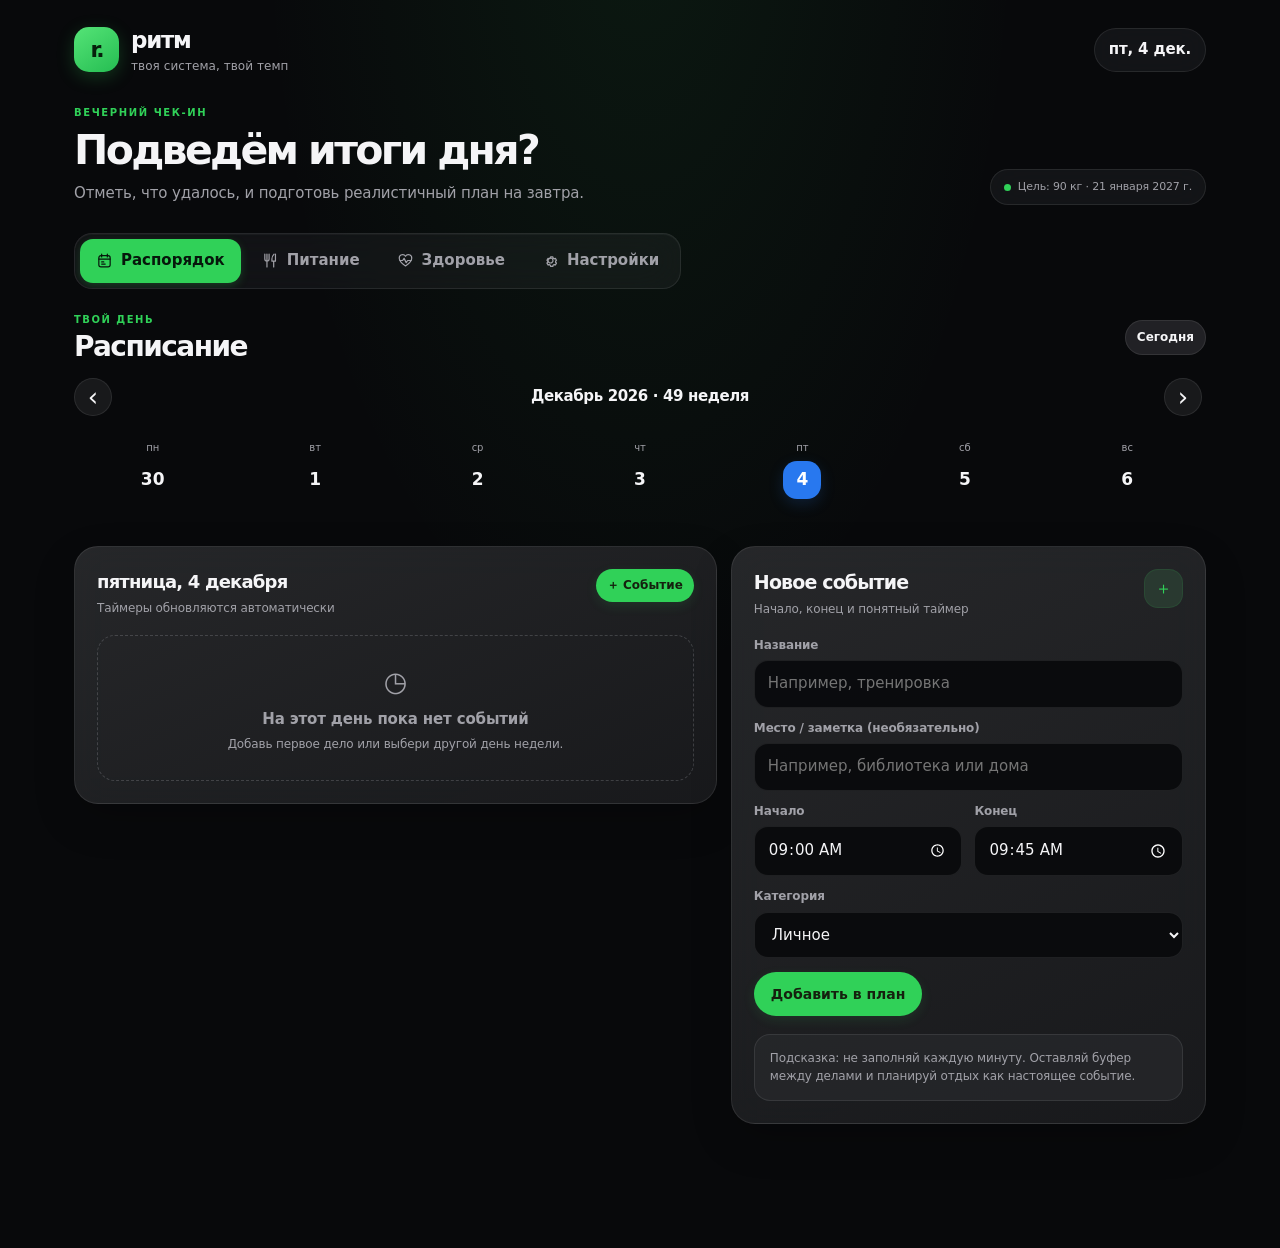
<file: ritm-index-single.html>
<!doctype html>
<html lang="ru">
<head>
<meta charset="utf-8">
<meta name="viewport" content="width=device-width, initial-scale=1, viewport-fit=cover">
<meta name="theme-color" content="#08090b">
<meta name="apple-mobile-web-app-capable" content="yes">
<meta name="apple-mobile-web-app-status-bar-style" content="black-translucent">
<meta name="apple-mobile-web-app-title" content="Ритм">
<meta name="description" content="Личный трекер распорядка дня, питания и здоровья.">
<title>Ритм — личная система привычек</title>
<style>
:root{color-scheme:dark;--bg:#0f121a;--panel:#171b27;--panel2:#1d2231;--line:#292f40;--text:#f1f3fa;--muted:#9ba4b8;--accent:#a9f06b;--accent2:#b5a4ff;--danger:#ff8a8a;--good:#a9f06b;--shadow:0 14px 40px rgba(0,0,0,.18);--radius:20px}
[data-theme="light"]{color-scheme:light;--bg:#f4f6f9;--panel:#fff;--panel2:#f0f2f7;--line:#e2e6ee;--text:#1c2230;--muted:#687287;--accent:#4c8f20;--accent2:#7258df;--danger:#cb4848;--good:#4c8f20;--shadow:0 12px 36px rgba(31,43,67,.07)}
*{box-sizing:border-box}body{margin:0;background:var(--bg);color:var(--text);font:15px/1.45 Inter,ui-sans-serif,system-ui,-apple-system,BlinkMacSystemFont,"Segoe UI",sans-serif;letter-spacing:-.01em}button,input,select{font:inherit}button{cursor:pointer}button:focus-visible,input:focus-visible,select:focus-visible{outline:2px solid var(--accent2);outline-offset:2px}.app{max-width:1180px;margin:auto;padding:28px 24px 112px}.topbar{display:flex;align-items:center;justify-content:space-between;gap:18px;margin-bottom:30px}.brand{display:flex;align-items:center;gap:12px}.logo{display:grid;place-items:center;width:45px;height:45px;border-radius:15px;background:var(--accent);color:#14200d;font-weight:900;font-size:24px}.brand-name{font-size:22px;font-weight:800;letter-spacing:-.045em}.brand-sub{font-size:12px;color:var(--muted);margin-top:1px}.top-actions{display:flex;align-items:center;gap:10px}.date-chip,.icon-btn{border:1px solid var(--line);background:var(--panel);color:var(--text);border-radius:14px;padding:10px 13px}.icon-btn{width:43px;height:43px;display:grid;place-items:center;font-size:18px}.greeting{display:flex;align-items:flex-end;justify-content:space-between;gap:24px;margin-bottom:24px}.eyebrow{font-size:11px;text-transform:uppercase;letter-spacing:.13em;color:var(--muted);font-weight:800}.greeting h1{font-size:clamp(28px,4vw,40px);line-height:1.08;letter-spacing:-.055em;margin:7px 0 10px}.greeting p{margin:0;color:var(--muted);max-width:600px}.pill{display:inline-flex;align-items:center;gap:7px;border:1px solid var(--line);background:var(--panel);border-radius:999px;padding:8px 12px;font-size:12px;color:var(--muted);white-space:nowrap}.dot{width:7px;height:7px;border-radius:50%;background:var(--accent)}.tabs{display:flex;gap:7px;margin:28px 0 24px;padding:6px;background:var(--panel);border:1px solid var(--line);border-radius:17px;width:max-content;max-width:100%;overflow:auto}.tab{display:flex;align-items:center;gap:9px;border:0;background:transparent;color:var(--muted);padding:12px 17px;border-radius:12px;font-weight:700;white-space:nowrap}.tab.active{background:var(--accent);color:#15200e}.tab .ico{font-size:17px}.page{display:none}.page.active{display:block}.grid{display:grid;gap:16px}.grid-4{grid-template-columns:repeat(4,minmax(0,1fr))}.grid-2{grid-template-columns:repeat(2,minmax(0,1fr))}.main-split{display:grid;grid-template-columns:minmax(0,1.25fr) minmax(280px,.75fr);gap:16px}.card{min-width:0;border:1px solid var(--line);background:var(--panel);border-radius:var(--radius);padding:21px;box-shadow:var(--shadow)}.card-head{display:flex;align-items:flex-start;justify-content:space-between;gap:12px;margin-bottom:18px}.card h2,.card h3{margin:0;letter-spacing:-.035em}.card h2{font-size:19px}.card h3{font-size:16px}.muted{color:var(--muted)}.small{font-size:12px}.stat-label{font-size:12px;color:var(--muted);font-weight:650}.stat-value{font-size:30px;font-weight:800;letter-spacing:-.06em;margin:8px 0 4px}.stat-note{font-size:12px;color:var(--muted)}.stat-icon{display:grid;place-items:center;width:37px;height:37px;border-radius:12px;background:var(--panel2);font-size:17px}.stat-top{display:flex;align-items:center;justify-content:space-between}.progress{height:8px;border-radius:20px;background:var(--panel2);overflow:hidden}.progress>span{display:block;height:100%;width:0;border-radius:20px;background:var(--accent);transition:width .25s}.progress.purple>span{background:var(--accent2)}.progress-row{display:flex;justify-content:space-between;gap:10px;font-size:12px;color:var(--muted);margin:12px 0 8px}.btn{border:0;border-radius:12px;padding:11px 15px;font-weight:750;background:var(--accent);color:#15200e;display:inline-flex;align-items:center;justify-content:center;gap:8px}.btn.secondary{background:var(--panel2);border:1px solid var(--line);color:var(--text)}.btn.ghost{background:transparent;border:1px solid var(--line);color:var(--text)}.btn.danger{background:transparent;color:var(--danger);border:1px solid var(--line)}.btn.small-btn{font-size:12px;padding:8px 11px}.full{width:100%}.form-grid{display:grid;grid-template-columns:repeat(2,minmax(0,1fr));gap:12px}.field{display:flex;flex-direction:column;gap:6px}.field label{font-size:12px;color:var(--muted);font-weight:650}.field input,.field select{background:var(--bg);color:var(--text);border:1px solid var(--line);border-radius:11px;padding:11px 12px;min-width:0;width:100%}.field input[type=checkbox]{width:17px;height:17px;accent-color:var(--accent)}.form-actions{display:flex;gap:9px;flex-wrap:wrap;margin-top:14px}.span-2{grid-column:span 2}.section-gap{margin-top:16px}.list{display:flex;flex-direction:column;gap:10px}.empty{border:1px dashed var(--line);border-radius:16px;padding:26px 18px;text-align:center;color:var(--muted)}.empty-icon{font-size:27px;margin-bottom:8px}.event{display:grid;grid-template-columns:68px 4px minmax(0,1fr) auto;gap:12px;align-items:center;padding:13px 0;border-bottom:1px solid var(--line)}.event:last-child{border-bottom:0;padding-bottom:0}.event-time{font-size:12px;font-weight:750}.event-rail{align-self:stretch;min-height:45px;border-radius:4px;background:var(--accent2)}.event.active-event .event-rail{background:var(--accent)}.event.done .event-rail{background:var(--line)}.event-title{font-weight:750}.event-sub{font-size:12px;color:var(--muted);margin-top:3px}.timer{font-size:12px;font-weight:750;color:var(--accent);text-align:right;white-space:nowrap}.event.done .timer{color:var(--muted)}.meal{display:flex;align-items:center;gap:12px;padding:12px 0;border-bottom:1px solid var(--line)}.meal:last-child{border-bottom:0}.meal-emoji{display:grid;place-items:center;width:42px;height:42px;background:var(--panel2);border-radius:13px;font-size:20px;flex-shrink:0}.meal-info{flex:1;min-width:0}.meal-name{font-weight:750;overflow-wrap:anywhere}.meal-meta{font-size:12px;color:var(--muted);margin-top:2px}.meal-kcal{font-weight:800;white-space:nowrap}.remove{border:0;background:transparent;color:var(--muted);font-size:18px;padding:5px}.remove:hover{color:var(--danger)}.macro-grid{display:grid;grid-template-columns:repeat(3,minmax(0,1fr));gap:10px}.macro{padding:13px;background:var(--panel2);border-radius:14px}.macro .num{font-size:20px;font-weight:800;letter-spacing:-.04em}.macro .lab{font-size:11px;color:var(--muted);margin-top:2px}.chart{width:100%;height:auto;display:block;overflow:visible}.chart-labels{display:flex;justify-content:space-between;color:var(--muted);font-size:10px;margin-top:4px}.chart-wrap{padding-top:6px}.goal-row{display:flex;align-items:center;gap:12px;padding:12px 0;border-bottom:1px solid var(--line)}.goal-row:last-child{border-bottom:0}.goal-check{width:24px;height:24px;flex-shrink:0;border:1px solid var(--line);background:var(--panel2);border-radius:8px;display:grid;place-items:center;color:#18200f}.goal-check.checked{background:var(--accent);border-color:var(--accent)}.goal-body{flex:1;min-width:0}.goal-title{font-weight:720}.goal-desc{font-size:12px;color:var(--muted);margin-top:2px}.goal-tag{font-size:11px;color:var(--muted);white-space:nowrap}.metric-line{display:flex;align-items:center;gap:12px}.metric-main{flex:1}.metric-num{font-size:24px;font-weight:800;letter-spacing:-.05em}.water-glasses{display:flex;gap:7px;flex-wrap:wrap;margin:14px 0}.glass{border:1px solid var(--line);background:var(--panel2);border-radius:9px;width:28px;height:35px;display:grid;place-items:center;color:var(--muted);font-size:12px}.glass.filled{background:color-mix(in srgb,var(--accent) 23%,var(--panel));border-color:var(--accent);color:var(--accent)}.settings-section{padding:18px 0;border-bottom:1px solid var(--line)}.settings-section:first-of-type{padding-top:0}.settings-section:last-child{border-bottom:0}.setting-row{display:flex;align-items:center;justify-content:space-between;gap:18px;padding:10px 0}.setting-row .field{max-width:210px;min-width:130px}.notice{padding:14px 15px;border:1px solid var(--line);border-radius:13px;color:var(--muted);font-size:12px;background:var(--panel2)}.footer{margin-top:28px;text-align:center;font-size:11px;color:var(--muted)}.toast{position:fixed;left:50%;bottom:92px;transform:translate(-50%,20px);background:var(--text);color:var(--bg);font-weight:700;padding:11px 16px;border-radius:12px;box-shadow:var(--shadow);opacity:0;pointer-events:none;transition:.25s;z-index:10;max-width:90vw;text-align:center}.toast.show{opacity:1;transform:translate(-50%,0)}.mobile-nav{display:none}.hidden{display:none!important}.text-accent{color:var(--accent)}
@media(max-width:900px){.grid-4{grid-template-columns:repeat(2,minmax(0,1fr))}.main-split{grid-template-columns:1fr}.greeting{align-items:flex-start;flex-direction:column;gap:14px}}
@media(max-width:600px){.app{padding:18px 14px 104px}.topbar{margin-bottom:22px}.date-chip{font-size:11px;padding:9px}.brand-name{font-size:19px}.brand-sub{font-size:11px}.logo{width:40px;height:40px}.greeting h1{font-size:31px}.tabs{display:none}.card{padding:17px;border-radius:18px}.grid-4{gap:10px}.stat-value{font-size:26px}.stat-note{line-height:1.35}.grid-2{grid-template-columns:1fr}.form-grid{grid-template-columns:1fr}.span-2{grid-column:auto}.event{grid-template-columns:56px 4px minmax(0,1fr);gap:10px}.timer{grid-column:3;text-align:left;margin-top:-3px}.mobile-nav{display:flex;position:fixed;z-index:8;bottom:0;left:0;right:0;padding:9px 8px calc(9px + env(safe-area-inset-bottom));background:color-mix(in srgb,var(--panel) 92%,transparent);border-top:1px solid var(--line);backdrop-filter:blur(18px);justify-content:space-around;gap:3px}.mobile-nav button{border:0;background:transparent;color:var(--muted);border-radius:12px;padding:7px 8px;min-width:0;flex:1;display:flex;flex-direction:column;align-items:center;gap:3px;font-size:10px;font-weight:700}.mobile-nav button span:first-child{font-size:18px}.mobile-nav button.active{color:var(--accent)}.top-actions{gap:6px}.icon-btn{width:39px;height:39px}.goal-tag{font-size:10px}.setting-row{align-items:flex-start}.setting-row .field{min-width:120px}}

/* iOS-inspired visual refresh: glass surfaces, softer depth and a floating tab dock */
:root{
  --bg:#08090b;--panel:rgba(27,28,31,.86);--panel2:rgba(43,44,48,.72);
  --line:rgba(255,255,255,.085);--text:#f5f5f7;--muted:#a1a1a8;
  --accent:#30d158;--accent2:#b6a0ff;--danger:#ff6961;--good:#30d158;
  --shadow:0 16px 42px rgba(0,0,0,.2);--radius:24px;
}
[data-theme="light"]{
  --bg:#f4f5f7;--panel:rgba(255,255,255,.86);--panel2:rgba(239,240,243,.88);
  --line:rgba(21,25,32,.09);--text:#17181b;--muted:#777981;
  --accent:#28a745;--accent2:#7958dc;--danger:#d94040;--good:#28a745;
  --shadow:0 12px 34px rgba(30,34,45,.06);
}
html{min-height:100%;background:var(--bg);-webkit-text-size-adjust:100%;scroll-behavior:smooth}
body{
  min-height:100vh;background:radial-gradient(ellipse at 50% -10%,color-mix(in srgb,var(--accent) 8%,transparent),transparent 42%),var(--bg);
  font-family:-apple-system,BlinkMacSystemFont,"SF Pro Display","SF Pro Text",Inter,ui-sans-serif,system-ui,sans-serif;
  -webkit-font-smoothing:antialiased;text-rendering:optimizeLegibility;overscroll-behavior-y:contain;
}
button,input,select{font-family:inherit;touch-action:manipulation}
button{-webkit-tap-highlight-color:transparent}
.app{padding-top:max(24px,env(safe-area-inset-top));padding-bottom:124px}
.topbar{margin-bottom:30px}
.logo{background:linear-gradient(145deg,#55e477,#25bd52);color:#06210c;border-radius:15px;box-shadow:0 5px 18px rgba(48,209,88,.22);font-size:22px;letter-spacing:-.09em}
.brand-name{font-size:23px;font-weight:760;letter-spacing:-.055em}
.brand-sub{letter-spacing:.005em}
.date-chip,.icon-btn,.pill{background:color-mix(in srgb,var(--panel) 72%,transparent);backdrop-filter:blur(16px) saturate(155%);-webkit-backdrop-filter:blur(16px) saturate(155%);border-color:var(--line)}
.date-chip{border-radius:999px;padding:10px 14px;font-weight:650}
.icon-btn{border-radius:50%;box-shadow:inset 0 1px 0 rgba(255,255,255,.05);transition:transform .16s ease,background .16s ease}
.icon-btn:active,.btn:active,.tab:active,.mobile-nav button:active{transform:scale(.97)}
.greeting{margin-bottom:24px;gap:18px}
.eyebrow{font-size:10px;letter-spacing:.16em;color:var(--accent);font-weight:780}
.greeting h1{font-size:clamp(29px,4vw,41px);letter-spacing:-.065em;font-weight:780;line-height:1.04;margin-top:9px}
.greeting p{line-height:1.55;max-width:540px}
.greeting .pill{padding:9px 13px;border-radius:999px;font-size:11px}
.tabs{gap:5px;margin:28px 0 24px;padding:5px;background:rgba(120,120,128,.09);border:1px solid var(--line);border-radius:18px;backdrop-filter:blur(22px);-webkit-backdrop-filter:blur(22px);box-shadow:inset 0 1px 0 rgba(255,255,255,.035)}
.tab{gap:8px;border-radius:13px;padding:11px 16px;font-weight:670;transition:background .18s ease,color .18s ease,transform .18s ease}
.tab .nav-svg{width:17px;height:17px;fill:none;stroke:currentColor;stroke-width:1.7;stroke-linecap:round;stroke-linejoin:round}
.tab.active{background:var(--accent);color:#06170b;box-shadow:0 3px 10px color-mix(in srgb,var(--accent) 22%,transparent)}
[data-theme="light"] .tab.active{color:#fff}
.card{background:linear-gradient(155deg,color-mix(in srgb,var(--panel) 94%,white 6%),var(--panel));border-color:var(--line);border-radius:24px;padding:22px;box-shadow:var(--shadow);backdrop-filter:blur(18px);-webkit-backdrop-filter:blur(18px)}
.card h2{font-size:19px;font-weight:730;letter-spacing:-.045em}
.card h3{font-weight:720;letter-spacing:-.035em}
.stat-icon{width:39px;height:39px;border-radius:14px;background:color-mix(in srgb,var(--accent) 10%,var(--panel2));color:var(--accent);font-size:17px;border:1px solid color-mix(in srgb,var(--accent) 10%,transparent)}
.stat-label{font-size:11px;letter-spacing:.005em}
.stat-value{font-size:31px;font-weight:760;letter-spacing:-.065em}
.progress{height:7px;border-radius:99px;background:color-mix(in srgb,var(--panel2) 88%,transparent)}
.progress>span{background:linear-gradient(90deg,var(--accent),color-mix(in srgb,var(--accent) 75%,white));box-shadow:0 0 12px color-mix(in srgb,var(--accent) 18%,transparent)}
.progress.purple>span{background:var(--accent2)}
.btn{border-radius:999px;padding:12px 17px;font-size:14px;font-weight:700;transition:filter .15s ease,transform .15s ease;box-shadow:0 4px 12px color-mix(in srgb,var(--accent) 12%,transparent)}
.btn:hover{filter:brightness(1.04)}
.btn.secondary,.btn.ghost{box-shadow:none}
.btn.secondary{background:var(--panel2);border:1px solid var(--line)}
.btn.ghost{border-color:var(--line)}
.field input,.field select{border-radius:14px;padding:12px 13px;background:color-mix(in srgb,var(--bg) 82%,var(--panel));border-color:var(--line);min-height:44px;transition:border-color .16s ease,box-shadow .16s ease}
.field input:focus,.field select:focus{border-color:color-mix(in srgb,var(--accent) 58%,var(--line));box-shadow:0 0 0 3px color-mix(in srgb,var(--accent) 12%,transparent);outline:0}
.notice{border-radius:16px;background:color-mix(in srgb,var(--panel2) 86%,transparent);border-color:var(--line);line-height:1.55}
.empty{border-color:color-mix(in srgb,var(--line) 85%,var(--muted));border-radius:18px}
.event{gap:13px;padding:15px 0}
.event-rail{border-radius:8px;min-height:52px;opacity:.84}
.event.active-event{background:linear-gradient(90deg,color-mix(in srgb,var(--accent) 6%,transparent),transparent);border-radius:12px;padding-left:8px;padding-right:8px;margin:0 -8px}
.timer{font-variant-numeric:tabular-nums}
.meal-emoji{border-radius:15px;background:color-mix(in srgb,var(--panel2) 88%,transparent);border:1px solid var(--line)}
.macro,.glass{border:1px solid var(--line);border-radius:15px;background:color-mix(in srgb,var(--panel2) 82%,transparent)}
.glass{border-radius:9px}
.goal-check{border-radius:9px;transition:background .15s ease,transform .15s ease}
.goal-check.checked{color:#06170b;box-shadow:0 2px 8px color-mix(in srgb,var(--accent) 18%,transparent)}
.toast{bottom:calc(92px + env(safe-area-inset-bottom));border-radius:999px;padding:12px 18px;backdrop-filter:blur(22px);-webkit-backdrop-filter:blur(22px);box-shadow:0 10px 40px rgba(0,0,0,.23)}
.mobile-nav{display:none}
@media(max-width:900px){.app{padding-left:20px;padding-right:20px}.card{padding:20px}}
@media(max-width:600px){
  .app{padding: max(16px,env(safe-area-inset-top)) 14px calc(112px + env(safe-area-inset-bottom))}
  .topbar{margin-bottom:25px;gap:10px}
  .brand{gap:10px}.brand-name{font-size:21px}.brand-sub{font-size:11px}
  .date-chip{font-size:11px;padding:9px 11px}
  .logo{width:40px;height:40px;border-radius:14px}
  .greeting{margin-bottom:20px;gap:13px}
  .greeting h1{font-size:32px;line-height:1.03;margin:8px 0 10px;max-width:340px}
  .greeting p{font-size:14px;line-height:1.5}
  .greeting .pill{font-size:11px;max-width:100%;white-space:normal;line-height:1.35}
  .tabs{display:none}
  .card{padding:18px;border-radius:22px}
  .grid{gap:11px}.grid-4{gap:10px}.main-split{gap:12px}
  .stat-value{font-size:27px;margin:8px 0 3px}
  .stat-icon{width:35px;height:35px;border-radius:12px}
  .card-head{margin-bottom:15px}
  .btn{min-height:42px}
  .event{grid-template-columns:53px 3px minmax(0,1fr);gap:10px;padding:14px 0}
  .event.active-event{padding-left:7px;padding-right:7px;margin:0 -7px}
  .event-time{font-size:11px}.event-sub{font-size:11px}.event-title{font-size:14px}
  .timer{grid-column:3;text-align:left;margin-top:-1px;font-size:11px}
  .meal{gap:10px}.meal-emoji{width:40px;height:40px}
  .mobile-nav{
    display:flex;position:fixed;z-index:20;left:max(13px,calc((100vw - 460px)/2));right:max(13px,calc((100vw - 460px)/2));
    bottom:calc(10px + env(safe-area-inset-bottom));padding:7px;gap:4px;justify-content:space-between;align-items:stretch;
    border-radius:29px;border:1px solid rgba(255,255,255,.15);
    background:linear-gradient(145deg,rgba(64,64,69,.72),rgba(28,28,31,.77));
    box-shadow:0 18px 46px rgba(0,0,0,.38),inset 0 1px 0 rgba(255,255,255,.21),inset 0 -1px 0 rgba(255,255,255,.035);
    -webkit-backdrop-filter:blur(30px) saturate(185%);backdrop-filter:blur(30px) saturate(185%);
    isolation:isolate;overflow:hidden;
  }
  .mobile-nav:before{content:"";position:absolute;pointer-events:none;z-index:-1;left:12%;right:12%;top:0;height:1px;background:linear-gradient(90deg,transparent,rgba(255,255,255,.46),transparent)}
  [data-theme="light"] .mobile-nav{background:linear-gradient(145deg,rgba(255,255,255,.79),rgba(244,245,248,.78));border-color:rgba(255,255,255,.82);box-shadow:0 16px 42px rgba(25,30,40,.14),inset 0 1px 0 rgba(255,255,255,.86)}
  .mobile-nav button{
    position:relative;isolation:isolate;overflow:hidden;min-width:0;min-height:59px;flex:1;padding:7px 4px 6px;gap:3px;
    display:flex;flex-direction:column;align-items:center;justify-content:center;border:1px solid transparent;border-radius:22px;
    background:transparent;color:rgba(245,245,247,.68);font-size:10px;font-weight:650;letter-spacing:-.01em;
    transition:transform .16s ease,color .18s ease,background .18s ease,border-color .18s ease;
  }
  [data-theme="light"] .mobile-nav button{color:rgba(30,32,38,.63)}
  .mobile-nav button.active{
    color:var(--accent);border-color:rgba(48,209,88,.24);
    background:linear-gradient(145deg,rgba(255,255,255,.12),rgba(48,209,88,.11) 55%,rgba(255,255,255,.045));
    box-shadow:inset 0 1px 0 rgba(255,255,255,.2),inset 0 -1px 0 rgba(255,255,255,.025),0 4px 16px rgba(0,0,0,.08);
  }
  .mobile-nav button.active:before{content:"";position:absolute;inset:0;border-radius:inherit;z-index:-1;background:radial-gradient(ellipse at 50% 0%,rgba(255,255,255,.14),transparent 65%)}
  [data-theme="light"] .mobile-nav button.active{color:#198f3b;background:linear-gradient(145deg,rgba(255,255,255,.75),rgba(48,209,88,.12));border-color:rgba(40,167,69,.2)}
  .nav-icon{height:24px;width:26px;display:grid;place-items:center}
  .nav-icon svg{display:block;width:22px;height:22px;fill:none;stroke:currentColor;stroke-width:1.8;stroke-linecap:round;stroke-linejoin:round;transition:transform .18s ease,filter .18s ease}
  .mobile-nav button.active .nav-icon svg{transform:translateY(-1px);filter:drop-shadow(0 0 5px color-mix(in srgb,var(--accent) 22%,transparent))}
  .nav-label{font-size:10px;line-height:14px;white-space:nowrap}
  .toast{bottom:calc(91px + env(safe-area-inset-bottom));max-width:calc(100vw - 32px);font-size:13px}
}
@media(max-width:360px){
  .app{padding-left:11px;padding-right:11px}
  .brand-sub{display:none}.date-chip{font-size:10px}
  .mobile-nav{left:9px;right:9px;padding:6px}
  .mobile-nav button{min-height:56px;padding-left:2px;padding-right:2px}
  .nav-label{font-size:9px}
  .card{padding:15px}
}
@media(prefers-reduced-motion:reduce){html{scroll-behavior:auto}*,*::before,*::after{transition:none!important;animation:none!important}}


/* University-style weekly timetable */
.schedule-shell{margin:4px 0 18px}
.schedule-heading{display:flex;align-items:center;justify-content:space-between;gap:12px;margin-bottom:16px}
.schedule-overline{font-size:10px;letter-spacing:.15em;font-weight:800;color:var(--accent);text-transform:uppercase;margin-bottom:5px}
.schedule-heading h2{font-size:28px;line-height:1.05;letter-spacing:-.055em;font-weight:790;margin:0}
.week-nav{display:grid;grid-template-columns:42px minmax(0,1fr) 42px;align-items:center;gap:8px;margin-bottom:12px}
.week-title{text-align:center;font-size:15px;font-weight:750;letter-spacing:-.025em}
.week-arrow{width:38px;height:38px;border:1px solid var(--line);border-radius:50%;background:var(--panel);color:var(--text);font-size:26px;line-height:1;display:grid;place-items:center}
.week-arrow:active{transform:scale(.95)}
.week-strip{display:grid;grid-template-columns:repeat(7,minmax(0,1fr));gap:5px;padding:4px 0 7px}
.day-cell{min-width:0;min-height:88px;display:flex;align-items:center;flex-direction:column;justify-content:flex-start;gap:8px;padding:9px 2px 7px;background:transparent;color:var(--text);border:1px solid transparent;border-radius:18px}
.day-name{font-size:10px;line-height:1.1;color:var(--muted);text-transform:lowercase}
.day-number{width:38px;height:38px;border-radius:14px;display:grid;place-items:center;font-size:17px;font-weight:650;font-variant-numeric:tabular-nums}
.day-cell.selected .day-number{background:#2878ef;color:#fff;box-shadow:0 5px 15px rgba(40,120,239,.18)}
.day-cell.is-today:not(.selected) .day-number{border:1px solid color-mix(in srgb,var(--accent) 55%,transparent)}
.day-dots{height:6px;display:flex;align-items:center;justify-content:center;gap:3px;max-width:100%;overflow:hidden}
.day-dot{display:block;width:6px;height:6px;border-radius:50%;background:var(--accent);flex:0 0 auto}
.day-dot.work{background:#2584f4}.day-dot.training{background:#b39aff}.day-dot.food{background:#2bb8bb}.day-dot.rest{background:#d8a65b}.day-dot.sleep{background:#9c9faa}
#routineStats{display:none!important}
#page-routine .main-split{grid-template-columns:minmax(0,1.15fr) minmax(280px,.85fr);align-items:start;gap:14px}
#page-routine .schedule-list-card .list{gap:0}
#scheduleDayTitle{font-size:18px}
.lesson-card{padding:17px 18px 14px;border:1px solid var(--line);border-radius:21px;background:linear-gradient(155deg,color-mix(in srgb,var(--panel) 96%,white 4%),var(--panel));box-shadow:0 6px 18px rgba(0,0,0,.055);margin-bottom:12px;min-width:0}
.lesson-card:last-child{margin-bottom:0}
.lesson-card.active-event{border-color:color-mix(in srgb,var(--accent) 42%,var(--line));background:linear-gradient(155deg,color-mix(in srgb,var(--accent) 5%,var(--panel)),var(--panel))}
.lesson-head{display:flex;justify-content:space-between;align-items:center;gap:10px}
.lesson-tags{display:flex;align-items:center;gap:6px;flex-wrap:wrap;min-width:0}
.lesson-tag{display:inline-flex;align-items:center;justify-content:center;min-height:25px;padding:4px 9px;border-radius:999px;font-size:10px;line-height:1.15;font-weight:780;white-space:nowrap;background:color-mix(in srgb,var(--panel2) 85%,transparent);color:var(--muted)}
.lesson-tag.personal{background:rgba(40,184,176,.14);color:#27b8b0}.lesson-tag.work{background:rgba(40,120,239,.16);color:#438df8}.lesson-tag.food{background:rgba(35,181,116,.14);color:#38c987}.lesson-tag.training{background:rgba(174,143,255,.16);color:#b39aff}.lesson-tag.rest{background:rgba(220,163,75,.15);color:#e1b36a}.lesson-tag.sleep{background:rgba(147,154,173,.15);color:var(--muted)}.lesson-tag.neutral{background:color-mix(in srgb,var(--panel2) 72%,transparent);font-weight:650}
.lesson-time{font-size:13px;font-variant-numeric:tabular-nums;font-weight:700;white-space:nowrap}
.lesson-title{font-size:19px;line-height:1.25;letter-spacing:-.035em;font-weight:690;margin:17px 0 15px;overflow-wrap:anywhere}
.lesson-rule{height:1px;background:var(--line);margin:0 0 12px}
.lesson-bottom{display:flex;align-items:center;justify-content:space-between;gap:10px;min-width:0}
.lesson-detail{font-size:12px;color:var(--muted);overflow-wrap:anywhere}
.lesson-controls{display:flex;align-items:center;justify-content:flex-end;gap:8px;flex-wrap:wrap}
.lesson-controls .timer{font-size:11px;font-weight:750;color:var(--muted);white-space:nowrap}
.lesson-card.active-event .lesson-controls .timer{color:var(--accent)}.lesson-card.done .lesson-controls .timer{color:var(--muted)}
.lesson-controls .remove{font-size:12px;border:1px solid var(--line);border-radius:9px;padding:4px 7px}
.break-row{display:flex;align-items:center;gap:9px;padding:3px 0 15px;color:var(--muted);font-size:12px}
.break-line{height:1px;flex:1;background:var(--line);min-width:6px}.break-row strong{font-size:12px;font-weight:650;color:var(--muted);white-space:nowrap}.break-row .break-duration{font-variant-numeric:tabular-nums;white-space:nowrap}
#eventFormCard{scroll-margin-top:20px}
@media(max-width:600px){
 body{padding-bottom:calc(115px + env(safe-area-inset-bottom))}
 .app{padding-top:max(16px,env(safe-area-inset-top));padding-bottom:calc(130px + env(safe-area-inset-bottom))}
 .topbar{margin-bottom:22px}body.routine-open .greeting{display:none}
 .schedule-shell{margin:0 0 13px}.schedule-heading{margin-bottom:13px}.schedule-heading h2{font-size:27px}
 .week-nav{grid-template-columns:33px minmax(0,1fr) 33px;gap:5px;margin-bottom:8px}.week-arrow{width:31px;height:34px;border:0;background:transparent;font-size:27px}.week-title{font-size:14px}
 .week-strip{gap:2px;margin:0 -3px 1px}.day-cell{min-height:79px;border-radius:16px;padding:6px 1px}.day-name{font-size:10px}.day-number{width:36px;height:37px;border-radius:13px;font-size:16px}.day-dots{gap:2px}.day-dot{width:5px;height:5px}
 #page-routine .main-split{display:flex;flex-direction:column;gap:13px}#page-routine .main-split>.card{width:100%}#page-routine .schedule-list-card{padding:15px 12px 13px;border-radius:23px}#page-routine .schedule-list-card .card-head{padding:0 3px;margin-bottom:13px}#scheduleDayTitle{font-size:17px}
 .lesson-card{padding:15px 14px 12px;border-radius:19px;margin-bottom:11px;box-shadow:none}.lesson-head{align-items:flex-start;gap:7px}.lesson-tags{gap:5px}.lesson-tag{min-height:23px;padding:4px 8px;font-size:9px}.lesson-time{font-size:12px;padding-top:4px}.lesson-title{font-size:18px;margin:15px 0 14px}.lesson-bottom{align-items:flex-start}.lesson-detail{font-size:11px;padding-top:3px;max-width:42%}.lesson-controls{gap:5px}.lesson-controls .timer{font-size:10px}.lesson-controls .remove{font-size:11px;padding:4px 6px}.break-row{padding:2px 4px 13px;font-size:11px}
 /* Keep the glass dock pinned to the viewport, not the document content. */
 .mobile-nav{position:fixed!important;z-index:9999!important;left:12px!important;right:12px!important;bottom:calc(8px + env(safe-area-inset-bottom,0px))!important;top:auto!important;transform:none!important;margin:0!important}
}
@media(max-width:370px){.lesson-time{font-size:11px}.lesson-tags{gap:4px}.lesson-tag{padding:4px 6px;font-size:8px}.lesson-controls{gap:4px}.lesson-controls .timer{max-width:92px;white-space:normal;text-align:right}}

</style>
</head>
<body class="routine-open">
<div class="app" id="app">
  <header class="topbar">
    <div class="brand"><div class="logo">r.</div><div><div class="brand-name">ритм</div><div class="brand-sub">твоя система, твой темп</div></div></div>
    <div class="top-actions"><div class="date-chip" id="todayLabel">Сегодня</div></div>
  </header>
  <section class="greeting"><div><div class="eyebrow" id="greetingEyebrow">ЛИЧНЫЙ ПРОГРЕСС</div><h1 id="greetingTitle">Собираем день по кусочкам.</h1><p id="greetingText">Небольшие действия каждый день приводят к большим изменениям. Начнём с сегодняшнего.</p></div><div class="pill"><span class="dot"></span><span id="goalPill">Цель: 90 кг · 21 января 2027</span></div></section>
  <nav class="tabs" aria-label="Разделы">
    <button class="tab active" data-tab="routine"><svg class="nav-svg" viewBox="0 0 24 24" aria-hidden="true"><rect x="4" y="5" width="16" height="16" rx="3"/><path d="M8 3v4M16 3v4M4 10h16M8 14h3M8 17h5"/></svg><span>Распорядок</span></button>
    <button class="tab" data-tab="food"><svg class="nav-svg" viewBox="0 0 24 24" aria-hidden="true"><path d="M4 3v7a3 3 0 0 0 6 0V3M7 3v18M17 3c-2 2-3 4-3 7v3h5V3M16.5 13v8"/></svg><span>Питание</span></button>
    <button class="tab" data-tab="health"><svg class="nav-svg" viewBox="0 0 24 24" aria-hidden="true"><path d="M20.8 8.7c0 5.2-8.8 11-8.8 11S3.2 13.9 3.2 8.7A4.7 4.7 0 0 1 12 6.1a4.7 4.7 0 0 1 8.8 2.6Z"/><path d="M4 12h4l2-3 3 6 2-3h5"/></svg><span>Здоровье</span></button>
    <button class="tab" data-tab="settings"><svg class="nav-svg" viewBox="0 0 24 24" aria-hidden="true"><path d="M12 8.5a3.5 3.5 0 1 0 0 7 3.5 3.5 0 0 0 0-7Z"/><path d="m19.4 15 .1.1 1.1.9-1.5 2.6-1.4-.6a8.4 8.4 0 0 1-1.8 1l-.2 1.5h-3l-.3-1.5a8.4 8.4 0 0 1-1.8-1l-1.4.6-1.5-2.6 1.1-.9a7.3 7.3 0 0 1 0-2l-1.1-.9 1.5-2.6 1.4.6a8.4 8.4 0 0 1 1.8-1l.3-1.5h3l.2 1.5a8.4 8.4 0 0 1 1.8 1l1.4-.6 1.5 2.6-1.1.9a7.3 7.3 0 0 1-.1 1.9Z" transform="translate(-1 -1) scale(1.04)"/></svg><span>Настройки</span></button>
  </nav>

  <main>
    <section class="page active" id="page-routine">
      <div class="grid grid-4" id="routineStats">
        <article class="card"><div class="stat-top"><div class="stat-label">Событий сегодня</div><div class="stat-icon">▤</div></div><div class="stat-value" id="eventCount">0</div><div class="stat-note">Планируй реалистично</div></article>
        <article class="card"><div class="stat-top"><div class="stat-label">Завершено</div><div class="stat-icon">✓</div></div><div class="stat-value" id="eventDone">0</div><div class="stat-note" id="eventDoneNote">Шаг за шагом</div></article>
        <article class="card"><div class="stat-top"><div class="stat-label">До цели сна</div><div class="stat-icon">☾</div></div><div class="stat-value" id="sleepTargetStat">7 ч</div><div class="stat-note">Выдели время на отдых</div></article>
        <article class="card"><div class="stat-top"><div class="stat-label">Ритм дня</div><div class="stat-icon">✳</div></div><div class="stat-value" id="routinePct">0%</div><div class="stat-note">Выполнение плана</div></article>
      </div>
      <section class="schedule-shell" aria-label="Календарь расписания">
        <div class="schedule-heading">
          <div><div class="schedule-overline">ТВОЙ ДЕНЬ</div><h2>Расписание</h2></div>
          <button class="btn secondary small-btn" type="button" id="todayJump">Сегодня</button>
        </div>
        <div class="week-nav">
          <button type="button" class="week-arrow" data-week-shift="-7" aria-label="Предыдущая неделя">‹</button>
          <div class="week-title" id="weekTitle">Октябрь 2026 · 44 неделя</div>
          <button type="button" class="week-arrow" data-week-shift="7" aria-label="Следующая неделя">›</button>
        </div>
        <div class="week-strip" id="weekStrip"></div>
      </section>
      <div class="main-split section-gap">
        <article class="card schedule-list-card"><div class="card-head"><div><h2 id="scheduleDayTitle">План на день</h2><div class="muted small" style="margin-top:5px">Таймеры обновляются автоматически</div></div><button class="btn small-btn" id="jumpAddEvent">＋ Событие</button></div><div class="list" id="eventList"><div class="empty"><div class="empty-icon">◷</div><b>Пока день свободен</b><div class="small" style="margin-top:5px">Добавь первое событие — например, завтрак или прогулку.</div></div></div></article>
        <article class="card" id="eventFormCard"><div class="card-head"><div><h2 id="eventFormHeading">Новое событие</h2><div class="muted small" style="margin-top:5px">Начало, конец и понятный таймер</div></div><div class="stat-icon">＋</div></div><form id="eventForm"><input type="hidden" id="eventId"><div class="form-grid"><div class="field span-2"><label for="eventTitle">Название</label><input id="eventTitle" required maxlength="90" placeholder="Например, тренировка"></div><div class="field span-2"><label for="eventLocation">Место / заметка (необязательно)</label><input id="eventLocation" maxlength="90" placeholder="Например, библиотека или дома"></div><div class="field"><label for="eventStart">Начало</label><input id="eventStart" type="time" required value="09:00"></div><div class="field"><label for="eventEnd">Конец</label><input id="eventEnd" type="time" required value="09:45"></div><div class="field span-2"><label for="eventCategory">Категория</label><select id="eventCategory"><option value="Личное">Личное</option><option value="Работа / учёба">Работа / учёба</option><option value="Питание">Питание</option><option value="Тренировка">Тренировка</option><option value="Отдых">Отдых</option><option value="Сон">Сон</option></select></div></div><div class="form-actions"><button class="btn" type="submit" id="eventSubmit">Добавить в план</button><button class="btn secondary hidden" type="button" id="eventCancel">Отмена</button></div></form><div class="notice" style="margin-top:18px">Подсказка: не заполняй каждую минуту. Оставляй буфер между делами и планируй отдых как настоящее событие.</div></article>
      </div>
    </section>

    <section class="page" id="page-food">
      <div class="grid grid-4">
        <article class="card"><div class="stat-top"><div class="stat-label">Съедено сегодня</div><div class="stat-icon">♨</div></div><div class="stat-value"><span id="foodKcal">0</span><span style="font-size:14px;color:var(--muted);letter-spacing:0"> ккал</span></div><div class="stat-note">Сумма записанных продуктов</div></article>
        <article class="card"><div class="stat-top"><div class="stat-label">Белки</div><div class="stat-icon">✳</div></div><div class="stat-value"><span id="foodProtein">0</span><span style="font-size:14px;color:var(--muted);letter-spacing:0"> г</span></div><div class="stat-note">По введённым данным</div></article>
        <article class="card"><div class="stat-top"><div class="stat-label">Жиры</div><div class="stat-icon">◉</div></div><div class="stat-value"><span id="foodFat">0</span><span style="font-size:14px;color:var(--muted);letter-spacing:0"> г</span></div><div class="stat-note">По введённым данным</div></article>
        <article class="card"><div class="stat-top"><div class="stat-label">Углеводы</div><div class="stat-icon">⌁</div></div><div class="stat-value"><span id="foodCarbs">0</span><span style="font-size:14px;color:var(--muted);letter-spacing:0"> г</span></div><div class="stat-note">По введённым данным</div></article>
      </div>
      <div class="main-split section-gap">
        <article class="card"><div class="card-head"><div><h2>Дневник питания</h2><div class="muted small" style="margin-top:5px" id="foodDayCaption">Записи за сегодня</div></div><div class="pill" id="mealCountPill">0 записей</div></div><div id="mealList" class="list"><div class="empty"><div class="empty-icon">♨</div><b>Пока ничего не записано</b><div class="small" style="margin-top:5px">Добавь первый приём пищи справа.</div></div></div><div class="progress-row"><span>Калории за день</span><strong id="kcalProgressText">Цель не задана</strong></div><div class="progress"><span id="kcalProgress"></span></div><div class="small muted" style="margin-top:10px">Цель калорий можно задать в настройках. Не используй её как медицинское назначение.</div></article>
        <article class="card"><div class="card-head"><div><h2>Добавить еду</h2><div class="muted small" style="margin-top:5px">Можно записывать приблизительные значения</div></div><div class="stat-icon">＋</div></div><form id="mealForm"><div class="form-grid"><div class="field span-2"><label for="mealName">Что ел / пила</label><input id="mealName" required maxlength="100" placeholder="Например, омлет и тосты"></div><div class="field"><label for="mealType">Приём пищи</label><select id="mealType"><option>Завтрак</option><option>Обед</option><option>Ужин</option><option>Перекус</option></select></div><div class="field"><label for="mealTime">Время</label><input id="mealTime" type="time" required></div><div class="field"><label for="mealCalories">Калории, ккал</label><input id="mealCalories" type="number" min="0" max="10000" step="1" required placeholder="450"></div><div class="field"><label for="mealProtein">Белки, г</label><input id="mealProtein" type="number" min="0" max="1000" step="0.1" value="0"></div><div class="field"><label for="mealFat">Жиры, г</label><input id="mealFat" type="number" min="0" max="1000" step="0.1" value="0"></div><div class="field"><label for="mealCarbs">Углеводы, г</label><input id="mealCarbs" type="number" min="0" max="1000" step="0.1" value="0"></div></div><div class="form-actions"><button class="btn" type="submit">＋ Записать приём пищи</button></div></form><div class="section-gap"><div class="card-head"><h3>Баланс макронутриентов</h3><span class="small muted">граммы</span></div><div class="macro-grid"><div class="macro"><div class="num" id="macroP">0 г</div><div class="lab">Белки</div><div class="progress-row" style="margin-bottom:0"><span id="macroPPct">0%</span></div><div class="progress"><span id="macroPBar"></span></div></div><div class="macro"><div class="num" id="macroF">0 г</div><div class="lab">Жиры</div><div class="progress-row" style="margin-bottom:0"><span id="macroFPct">0%</span></div><div class="progress"><span id="macroFBar"></span></div></div><div class="macro"><div class="num" id="macroC">0 г</div><div class="lab">Углеводы</div><div class="progress-row" style="margin-bottom:0"><span id="macroCPct">0%</span></div><div class="progress"><span id="macroCBar"></span></div></div></div></div></article>
      </div>
      <article class="card section-gap"><div class="card-head"><div><h2>Калории за последние 7 дней</h2><div class="muted small" style="margin-top:5px">График появится по мере заполнения дневника</div></div><div class="stat-icon">↗</div></div><div class="chart-wrap" id="calorieChart"></div></article>
    </section>

    <section class="page" id="page-health">
      <div class="grid grid-4">
        <article class="card"><div class="stat-top"><div class="stat-label">Текущий вес</div><div class="stat-icon">⚖</div></div><div class="stat-value" id="healthWeight">—</div><div class="stat-note" id="healthWeightNote">Добавь первый замер</div></article>
        <article class="card"><div class="stat-top"><div class="stat-label">До цели</div><div class="stat-icon">◎</div></div><div class="stat-value" id="healthToGoal">—</div><div class="stat-note">Целевой вес <span id="targetWeightLabel">90</span> кг</div></article>
        <article class="card"><div class="stat-top"><div class="stat-label">Вода сегодня</div><div class="stat-icon">♧</div></div><div class="stat-value"><span id="waterValue">0</span><span style="font-size:14px;color:var(--muted);letter-spacing:0"> мл</span></div><div class="stat-note" id="waterGoalCaption">Цель не задана</div></article>
        <article class="card"><div class="stat-top"><div class="stat-label">Шаги сегодня</div><div class="stat-icon">↗</div></div><div class="stat-value" id="stepValue">0</div><div class="stat-note" id="stepGoalCaption">Занеси шаги вручную</div></article>
      </div>
      <div class="main-split section-gap">
        <article class="card"><div class="card-head"><div><h2>Динамика веса</h2><div class="muted small" style="margin-top:5px">Смотри на тенденцию, а не на одно измерение</div></div><span class="pill" id="weightPoints">0 замеров</span></div><div id="weightChart" class="chart-wrap"><div class="empty"><div class="empty-icon">⌁</div><b>Начнём с первого замера</b><div class="small" style="margin-top:5px">Записывай вес в одинаковых условиях, чтобы сравнение было полезнее.</div></div></div><div class="progress-row"><span>Прогресс к цели</span><strong id="weightProgressText">Добавь вес</strong></div><div class="progress purple"><span id="weightProgressBar"></span></div></article>
        <article class="card"><div class="card-head"><div><h2>Добавить замер</h2><div class="muted small" style="margin-top:5px">Вес и, по желанию, талия</div></div><div class="stat-icon">＋</div></div><form id="weightForm"><div class="form-grid"><div class="field"><label for="weightDate">Дата</label><input type="date" id="weightDate" required></div><div class="field"><label for="weightValue">Вес, кг</label><input type="number" id="weightValue" required min="25" max="400" step="0.1" placeholder="Например, 103.4"></div><div class="field span-2"><label for="waistValue">Талия, см (необязательно)</label><input type="number" id="waistValue" min="30" max="250" step="0.1" placeholder="Например, 108"></div></div><div class="form-actions"><button class="btn" type="submit">Сохранить замер</button></div></form><div class="section-gap"><div class="card-head"><h3>Последние замеры</h3></div><div id="weightLog" class="list"><div class="small muted">Записей пока нет.</div></div></div></article>
      </div>
      <div class="grid grid-2 section-gap">
        <article class="card"><div class="card-head"><div><h2>Вода</h2><div class="muted small" style="margin-top:5px">Отмечай выпитое в течение дня</div></div><div class="stat-icon">♧</div></div><div class="metric-line"><div class="metric-main"><div class="metric-num" id="waterBig">0 / 0 мл</div><div class="small muted">Один стакан = 250 мл</div></div><button class="btn" id="addWater">＋ 250 мл</button></div><div class="water-glasses" id="waterGlasses"></div><div class="progress"><span id="waterBar"></span></div><div class="small muted" style="margin-top:9px">Персональная потребность в жидкости зависит от активности, погоды и здоровья.</div></article>
        <article class="card"><div class="card-head"><div><h2>Привычки на сегодня</h2><div class="muted small" style="margin-top:5px">Отмечай то, что реально сделал</div></div><span class="pill" id="habitCount">0 / 3</span></div><div id="habitList"></div><div class="progress-row"><span>Выполнение</span><strong id="habitProgressText">0%</strong></div><div class="progress"><span id="habitProgressBar"></span></div><div class="small muted" style="margin-top:11px">Список можно настроить в настройках.</div></article>
      </div>
      <article class="card section-gap"><div class="card-head"><div><h2>Активность</h2><div class="muted small" style="margin-top:5px">Шаги можно внести вручную; Apple Health пока не подключён</div></div><div class="stat-icon">↗</div></div><form id="activityForm" class="form-grid"><div class="field"><label for="stepsInput">Шаги за сегодня</label><input id="stepsInput" type="number" min="0" max="200000" step="1" placeholder="Например, 6500"></div><div class="field"><label for="sleepInput">Сон прошлой ночью, часов</label><input id="sleepInput" type="number" min="0" max="24" step="0.1" placeholder="Например, 7.5"></div><div class="form-actions span-2"><button class="btn" type="submit">Сохранить активность</button></div></form></article>
    </section>

    <section class="page" id="page-settings">
      <div class="grid grid-2">
        <article class="card"><div class="card-head"><div><h2>Персональные цели</h2><div class="muted small" style="margin-top:5px">Цели можно менять по ходу пути</div></div><div class="stat-icon">◎</div></div><form id="settingsForm"><div class="form-grid"><div class="field"><label for="settingTargetWeight">Целевой вес, кг</label><input id="settingTargetWeight" type="number" min="30" max="300" step="0.1" value="90" required></div><div class="field"><label for="settingTargetDate">Дата цели</label><input id="settingTargetDate" type="date" value="2027-01-21" required></div><div class="field"><label for="settingCalories">Цель калорий, ккал</label><input id="settingCalories" type="number" min="0" max="10000" step="50" placeholder="Не задана"></div><div class="field"><label for="settingWater">Вода, мл/день</label><input id="settingWater" type="number" min="0" max="10000" step="100" value="2000"></div><div class="field"><label for="settingSteps">Шаги/день</label><input id="settingSteps" type="number" min="0" max="100000" step="500" value="8000"></div><div class="field"><label for="settingSleep">Сон, часов</label><input id="settingSleep" type="number" min="0" max="24" step="0.5" value="7.5"></div></div><div class="form-actions"><button class="btn" type="submit">Сохранить цели</button></div></form><div class="notice" style="margin-top:16px">Цель веса и дневные ориентиры — настройки трекера, а не медицинские назначения. Калорийность лучше определять с учётом возраста, роста, текущего веса, активности и самочувствия.</div></article>
        <article class="card"><div class="card-head"><div><h2>Оформление</h2><div class="muted small" style="margin-top:5px">Выбери, как выглядит твой Ритм</div></div><div class="stat-icon">☼</div></div><div class="setting-row"><div><b>Тема</b><div class="small muted">Тёмная или светлая</div></div><div class="field"><select id="themeSetting"><option value="dark">Тёмная</option><option value="light">Светлая</option></select></div></div><div class="settings-section"><h3>Данные и приватность</h3><p class="small muted">Пока все записи хранятся локально в этом браузере на этом устройстве. Синхронизации между устройствами и аккаунта нет.</p><div class="form-actions"><button class="btn secondary" id="exportData" type="button">↓ Экспортировать данные</button><button class="btn secondary" id="importDataBtn" type="button">↑ Импортировать данные</button><input id="importDataInput" type="file" accept="application/json,.json" class="hidden"></div></div><div class="settings-section"><h3>Интеграции</h3><div class="setting-row"><div><b>Apple Health</b><div class="small muted">Потребуется iOS-обёртка с HealthKit</div></div><span class="pill">Позже</span></div><div class="setting-row"><div><b>ИИ-помощник</b><div class="small muted">Можно подключить через защищённый API</div></div><span class="pill">Позже</span></div></div><div class="settings-section"><h3>Очистка</h3><p class="small muted">Сначала экспортируй данные, если хочешь сохранить историю.</p><button class="btn danger" id="resetData" type="button">Сбросить все данные</button></div></article>
      </div>
      <div class="footer">Ритм · единый HTML · данные остаются в этом браузере</div>
    </section>
  </main>
</div>
<nav class="mobile-nav" aria-label="Основная навигация">
  <button class="active" data-tab="routine" aria-current="page"><span class="nav-icon"><svg viewBox="0 0 24 24" aria-hidden="true"><rect x="4" y="5" width="16" height="16" rx="3"/><path d="M8 3v4M16 3v4M4 10h16M8 14h3M8 17h5"/></svg></span><span class="nav-label">План</span></button>
  <button data-tab="food"><span class="nav-icon"><svg viewBox="0 0 24 24" aria-hidden="true"><path d="M4 3v7a3 3 0 0 0 6 0V3M7 3v18M17 3c-2 2-3 4-3 7v3h5V3M16.5 13v8"/></svg></span><span class="nav-label">Питание</span></button>
  <button data-tab="health"><span class="nav-icon"><svg viewBox="0 0 24 24" aria-hidden="true"><path d="M20.8 8.7c0 5.2-8.8 11-8.8 11S3.2 13.9 3.2 8.7A4.7 4.7 0 0 1 12 6.1a4.7 4.7 0 0 1 8.8 2.6Z"/><path d="M4 12h4l2-3 3 6 2-3h5"/></svg></span><span class="nav-label">Здоровье</span></button>
  <button data-tab="settings"><span class="nav-icon"><svg viewBox="0 0 24 24" aria-hidden="true"><path d="M12 8.5a3.5 3.5 0 1 0 0 7 3.5 3.5 0 0 0 0-7Z"/><path d="M19.4 13.1 21 14.4l-1.5 2.6-1.9-.7a7.9 7.9 0 0 1-1.6.9l-.3 2h-3l-.3-2a7.9 7.9 0 0 1-1.6-.9l-1.9.7-1.5-2.6 1.6-1.3a7 7 0 0 1 0-1.8L7.4 10l1.5-2.6 1.9.7a7.9 7.9 0 0 1 1.6-.9l.3-2h3l.3 2a7.9 7.9 0 0 1 1.6.9l1.9-.7L21 10l-1.6 1.3a7 7 0 0 1 0 1.8Z" transform="translate(-1 -1) scale(1.04)"/></svg></span><span class="nav-label">Настройки</span></button>
</nav>
<div class="toast" id="toast" role="status" aria-live="polite"></div>
<script>
(()=>{
'use strict';
const STORE='ritm-app-v1';
const today=()=>{const d=new Date();return `${d.getFullYear()}-${String(d.getMonth()+1).padStart(2,'0')}-${String(d.getDate()).padStart(2,'0')}`};
const nowTime=()=>{const d=new Date();return `${String(d.getHours()).padStart(2,'0')}:${String(d.getMinutes()).padStart(2,'0')}`};
const defaultData=()=>({theme:'dark',targetWeight:90,targetDate:'2027-01-21',calorieGoal:null,waterGoal:2000,stepGoal:8000,sleepGoal:7.5,events:[],meals:[],weights:[],daily:{},habits:[{id:'water',title:'Пить воду в течение дня',desc:'Не забывать делать паузы на воду'},{id:'move',title:'Двигаться хотя бы немного',desc:'Прогулка, разминка или тренировка'},{id:'winddown',title:'Подготовиться ко сну',desc:'Уменьшить активность перед отдыхом'}]});
let data=defaultData();
let selectedDate=today();
try{const saved=JSON.parse(localStorage.getItem(STORE)||'null');if(saved&&typeof saved==='object')data={...defaultData(),...saved,daily:saved.daily||{},events:Array.isArray(saved.events)?saved.events:[],meals:Array.isArray(saved.meals)?saved.meals:[],weights:Array.isArray(saved.weights)?saved.weights:[],habits:Array.isArray(saved.habits)?saved.habits:defaultData().habits}}catch(e){console.warn('Storage unavailable',e)}
const $=id=>document.getElementById(id);const esc=s=>String(s??'').replace(/[&<>"']/g,c=>({'&':'&amp;','<':'&lt;','>':'&gt;','"':'&quot;',"'":'&#39;'}[c]));const num=v=>Number.isFinite(Number(v))?Number(v):0;const fmt=n=>new Intl.NumberFormat('ru-RU',{maximumFractionDigits:1}).format(n);const prettyDate=s=>{if(!s)return '';const [y,m,d]=s.split('-').map(Number);return new Date(y,m-1,d).toLocaleDateString('ru-RU',{day:'numeric',month:'short'})};
function save(){try{localStorage.setItem(STORE,JSON.stringify(data))}catch(e){toast('Не удалось сохранить: возможно, хранилище браузера заполнено. Экспортируй данные.')}}
let toastTimer;function toast(msg){const t=$('toast');t.textContent=msg;t.classList.add('show');clearTimeout(toastTimer);toastTimer=setTimeout(()=>t.classList.remove('show'),2500)}
function day(){if(!data.daily[today()])data.daily[today()]={water:0,steps:0,sleep:null,habits:{}};return data.daily[today()]}
function applyTheme(){document.documentElement.dataset.theme=data.theme==='light'?'light':'dark';$('themeSetting').value=data.theme;document.querySelector('meta[name="theme-color"]').content=data.theme==='light'?'#f4f6f9':'#08090b'}
function switchTab(tab){document.body.classList.toggle('routine-open',tab==='routine');document.querySelectorAll('.page').forEach(p=>p.classList.toggle('active',p.id===`page-${tab}`));document.querySelectorAll('[data-tab]').forEach(b=>{const active=b.dataset.tab===tab;b.classList.toggle('active',active);if(b.closest('.mobile-nav')){if(active)b.setAttribute('aria-current','page');else b.removeAttribute('aria-current')}});if(tab==='food')renderFood();if(tab==='health')renderHealth();if(tab==='routine')renderRoutine();if(tab==='settings')fillSettings();window.scrollTo({top:0,behavior:matchMedia('(prefers-reduced-motion: reduce)').matches?'auto':'smooth'})}
document.querySelectorAll('[data-tab]').forEach(b=>b.addEventListener('click',()=>switchTab(b.dataset.tab)));
function setTodayLabels(){$('todayLabel').textContent=new Date().toLocaleDateString('ru-RU',{weekday:'short',day:'numeric',month:'short'});const h=new Date().getHours();$('greetingEyebrow').textContent=h<12?'ДОБРОЕ УТРО':h<18?'ХОРОШЕГО ДНЯ':'ВЕЧЕРНИЙ ЧЕК-ИН';$('greetingTitle').textContent=h<12?'Собираем день по кусочкам.':h<18?'Один шаг за раз.':'Подведём итоги дня?';$('greetingText').textContent=h<12?'Не нужно делать всё идеально — достаточно начать с одного полезного действия.':h<18?'Сверься с планом, выпей воды и оставь место для отдыха.':'Отметь, что удалось, и подготовь реалистичный план на завтра.';$('goalPill').textContent=`Цель: ${fmt(data.targetWeight)} кг · ${new Date(data.targetDate+'T12:00:00').toLocaleDateString('ru-RU',{day:'numeric',month:'long',year:'numeric'})}`}
function mins(t){if(!t||!/^\d\d:\d\d$/.test(t))return 0;const [h,m]=t.split(':').map(Number);return h*60+m}
function timerText(ev){const start=mins(ev.start),end=mins(ev.end);if(eventDate(ev)!==today())return {cls:'',text:duration(Math.max(0,end-start)*60)};const now=new Date(),cur=now.getHours()*60+now.getMinutes();if(cur>=end)return {cls:'done',text:'✓ Завершено'};if(cur>=start&&cur<end){const sec=(end-cur)*60-now.getSeconds();return {cls:'active-event',text:`Ещё ${duration(Math.max(0,sec))}`}}const delta=(start-cur+1440)%1440;return {cls:'',text:`Через ${duration(delta*60)}`}}
function duration(sec){sec=Math.max(0,Math.floor(sec));const d=Math.floor(sec/86400);const h=Math.floor(sec%86400/3600);const m=Math.floor(sec%3600/60);if(d)return `${d}д ${h}ч`;if(h)return `${h}ч ${String(m).padStart(2,'0')}м`;return `${m}м`}
function isoDate(d){return `${d.getFullYear()}-${String(d.getMonth()+1).padStart(2,'0')}-${String(d.getDate()).padStart(2,'0')}`}
function parseISODate(s){const [y,m,d]=s.split('-').map(Number);return new Date(y,m-1,d,12,0,0,0)}
function shiftISODate(s,days){const d=parseISODate(s);d.setDate(d.getDate()+days);return isoDate(d)}
function eventDate(ev){return ev.date||today()}
function sortedEvents(){return [...data.events].filter(ev=>eventDate(ev)===selectedDate).sort((a,b)=>mins(a.start)-mins(b.start))}
function mondayDate(s){const d=parseISODate(s);d.setDate(d.getDate()-((d.getDay()+6)%7));return d}
function isoWeekNumber(input){const d=new Date(Date.UTC(input.getFullYear(),input.getMonth(),input.getDate()));d.setUTCDate(d.getUTCDate()+4-(d.getUTCDay()||7));const yearStart=new Date(Date.UTC(d.getUTCFullYear(),0,1));return Math.ceil((((d-yearStart)/86400000)+1)/7)}
function categoryClass(category){const c=(category||'').toLowerCase();if(c.includes('работ'))return 'work';if(c.includes('трен'))return 'training';if(c.includes('питан'))return 'food';if(c.includes('отдых'))return 'rest';if(c.includes('сон'))return 'sleep';return 'personal'}
function categoryShort(category){const c=(category||'Личное').toLowerCase();if(c.includes('работ'))return 'РАБОТА';if(c.includes('трен'))return 'ТРЕНИРОВКА';if(c.includes('питан'))return 'ПИТАНИЕ';if(c.includes('отдых'))return 'ОТДЫХ';if(c.includes('сон'))return 'СОН';return 'ЛИЧНОЕ'}
function renderWeek(){
 const mon=mondayDate(selectedDate),days=Array.from({length:7},(_,i)=>{const d=new Date(mon);d.setDate(mon.getDate()+i);return d});
 const selected=parseISODate(selectedDate),monthName=selected.toLocaleDateString('ru-RU',{month:'long'}),monthTitle=monthName.charAt(0).toLocaleUpperCase('ru-RU')+monthName.slice(1);
 $('weekTitle').textContent=`${monthTitle} ${selected.getFullYear()} · ${isoWeekNumber(selected)} неделя`;
 $('weekStrip').innerHTML=days.map((d,i)=>{const iso=isoDate(d),events=data.events.filter(ev=>eventDate(ev)===iso),isSelected=iso===selectedDate,isToday=iso===today(),dots=events.slice(0,5).map(ev=>`<i class="day-dot ${categoryClass(ev.category)}"></i>`).join(''),weekday=['пн','вт','ср','чт','пт','сб','вс'][i];return `<button type="button" class="day-cell ${isSelected?'selected':''} ${isToday?'is-today':''}" data-day="${iso}" aria-pressed="${isSelected?'true':'false'}"><span class="day-name">${weekday}</span><span class="day-number">${d.getDate()}</span><span class="day-dots">${dots}</span></button>`}).join('');
}
document.querySelectorAll('[data-week-shift]').forEach(b=>b.addEventListener('click',()=>{selectedDate=shiftISODate(selectedDate,Number(b.dataset.weekShift));renderRoutine()}));
$('weekStrip').addEventListener('click',e=>{const b=e.target.closest('[data-day]');if(!b)return;selectedDate=b.dataset.day;renderRoutine()});
$('todayJump').addEventListener('click',()=>{selectedDate=today();renderRoutine()});
function renderRoutine(){
 const events=sortedEvents();$('eventCount').textContent=events.length;
 const done=events.filter(e=>timerText(e).cls==='done').length;
 $('eventDone').textContent=done;$('eventDoneNote').textContent=events.length?`${Math.round(done/events.length*100)}% плана`:'Шаг за шагом';
 $('routinePct').textContent=`${events.length?Math.round(done/events.length*100):0}%`;$('sleepTargetStat').textContent=`${fmt(data.sleepGoal)} ч`;
 renderWeek();const selected=parseISODate(selectedDate);
 $('scheduleDayTitle').textContent=selected.toLocaleDateString('ru-RU',{weekday:'long',day:'numeric',month:'long'});
 if(!events.length){$('eventList').innerHTML=`<div class="empty"><div class="empty-icon">◷</div><b>На этот день пока нет событий</b><div class="small" style="margin-top:5px">Добавь первое дело или выбери другой день недели.</div></div>`;return}
 let markup='';events.forEach((ev,i)=>{
  if(i>0){const gap=mins(ev.start)-mins(events[i-1].end);if(gap>0&&gap<=90)markup+=`<div class="break-row"><span class="break-line"></span><span>Перерыв</span><strong class="break-duration">${gap} мин</strong><span class="break-line"></span></div>`}
  const tm=timerText(ev),cat=categoryClass(ev.category),durationText=duration(Math.max(0,mins(ev.end)-mins(ev.start))*60),place=ev.location?esc(ev.location):`${esc(ev.category||'Личное')} · ${durationText}`;
  const ord=i+1,ordText=ord===1?'1-е дело':ord===2?'2-е дело':ord===3?'3-е дело':`${ord}-е дело`;
  markup+=`<article class="lesson-card ${tm.cls}" data-event="${esc(ev.id)}"><div class="lesson-head"><div class="lesson-tags"><span class="lesson-tag ${cat}">${categoryShort(ev.category)}</span><span class="lesson-tag neutral">${ordText}</span></div><div class="lesson-time">${esc(ev.start)} – ${esc(ev.end)}</div></div><div class="lesson-title">${esc(ev.title)}</div><div class="lesson-rule"></div><div class="lesson-bottom"><div class="lesson-detail">${place}</div><div class="lesson-controls"><span class="timer">${tm.text}</span><button class="remove" title="Изменить" data-edit-event="${esc(ev.id)}">Изм.</button><button class="remove" title="Удалить" data-delete-event="${esc(ev.id)}">×</button></div></div></article>`;
 });$('eventList').innerHTML=markup;
}
$('jumpAddEvent').addEventListener('click',()=>{$('eventTitle').focus();$('eventFormCard').scrollIntoView({behavior:'smooth',block:'center'})});
$('eventForm').addEventListener('submit',e=>{e.preventDefault();const id=$('eventId').value;const title=$('eventTitle').value.trim(),start=$('eventStart').value,end=$('eventEnd').value;if(!title||!start||!end)return;if(mins(end)<=mins(start)){toast('Время окончания должно быть позже начала. События через полночь пока добавляй двумя частями.');return}const ev={id:id||crypto.randomUUID?.()||String(Date.now()),date:selectedDate,title,start,end,category:$('eventCategory').value,location:$('eventLocation').value.trim()};if(id){data.events=data.events.map(x=>x.id===id?ev:x);toast('Событие обновлено')}else{data.events.push(ev);toast('Событие добавлено в план')}save();resetEventForm();renderRoutine()});
function resetEventForm(){$('eventForm').reset();$('eventId').value='';$('eventLocation').value='';$('eventStart').value='09:00';$('eventEnd').value='09:45';$('eventFormHeading').textContent='Новое событие';$('eventSubmit').textContent='Добавить в план';$('eventCancel').classList.add('hidden')}
$('eventCancel').addEventListener('click',resetEventForm);
$('eventList').addEventListener('click',e=>{const ed=e.target.closest('[data-edit-event]'),del=e.target.closest('[data-delete-event]');if(ed){const ev=data.events.find(x=>x.id===ed.dataset.editEvent);if(!ev)return;$('eventId').value=ev.id;$('eventTitle').value=ev.title;$('eventStart').value=ev.start;$('eventEnd').value=ev.end;$('eventCategory').value=ev.category||'Личное';$('eventLocation').value=ev.location||'';$('eventFormHeading').textContent='Изменить событие';$('eventSubmit').textContent='Сохранить изменения';$('eventCancel').classList.remove('hidden');$('eventFormCard').scrollIntoView({behavior:'smooth',block:'center'})}if(del){data.events=data.events.filter(x=>x.id!==del.dataset.deleteEvent);save();renderRoutine();toast('Событие удалено')}});
$('mealTime').value=nowTime();
$('mealForm').addEventListener('submit',e=>{e.preventDefault();data.meals.push({id:crypto.randomUUID?.()||String(Date.now()),date:today(),name:$('mealName').value.trim(),type:$('mealType').value,time:$('mealTime').value,kcal:num($('mealCalories').value),protein:num($('mealProtein').value),fat:num($('mealFat').value),carbs:num($('mealCarbs').value)});save();$('mealName').value='';$('mealCalories').value='';$('mealProtein').value='0';$('mealFat').value='0';$('mealCarbs').value='0';$('mealTime').value=nowTime();renderFood();toast('Запись о еде сохранена')});
function mealsToday(){return data.meals.filter(m=>m.date===today()).sort((a,b)=>a.time.localeCompare(b.time))}
function renderFood(){const ms=mealsToday(),sum=k=>ms.reduce((s,m)=>s+num(m[k]),0),kcal=sum('kcal'),p=sum('protein'),f=sum('fat'),c=sum('carbs');$('foodKcal').textContent=fmt(kcal);$('foodProtein').textContent=fmt(p);$('foodFat').textContent=fmt(f);$('foodCarbs').textContent=fmt(c);$('mealCountPill').textContent=`${ms.length} ${ms.length===1?'запись':ms.length<5?'записи':'записей'}`;$('foodDayCaption').textContent=`Записи за ${new Date().toLocaleDateString('ru-RU',{day:'numeric',month:'long'})}`;$('mealList').innerHTML=ms.length?ms.map(m=>`<div class="meal"><div class="meal-emoji">${m.type==='Завтрак'?'☀':m.type==='Обед'?'🍲':m.type==='Ужин'?'🌙':'🍎'}</div><div class="meal-info"><div class="meal-name">${esc(m.name)}</div><div class="meal-meta">${esc(m.time)} · ${esc(m.type)} · Б ${fmt(m.protein)} / Ж ${fmt(m.fat)} / У ${fmt(m.carbs)} г</div></div><div class="meal-kcal">${fmt(m.kcal)} <span class="small muted">ккал</span></div><button class="remove" data-delete-meal="${esc(m.id)}" title="Удалить запись">×</button></div>`).join(''):`<div class="empty"><div class="empty-icon">♨</div><b>Пока ничего не записано</b><div class="small" style="margin-top:5px">Добавь первый приём пищи справа.</div></div>`;const goal=num(data.calorieGoal);$('kcalProgressText').textContent=goal?`${fmt(kcal)} / ${fmt(goal)} ккал`:'Цель не задана';$('kcalProgress').style.width=goal?`${Math.min(100,kcal/goal*100)}%`:'0%';const total=p+f+c||1;for(const [key,val,lab] of [['P',p,'p'],['F',f,'f'],['C',c,'c']]){$('macro'+key).textContent=`${fmt(val)} г`;$('macro'+key+'Pct').textContent=`${Math.round(val/total*100)}%`;$('macro'+key+'Bar').style.width=`${val/total*100}%`;}renderCalorieChart()}
$('mealList').addEventListener('click',e=>{const b=e.target.closest('[data-delete-meal]');if(!b)return;data.meals=data.meals.filter(m=>m.id!==b.dataset.deleteMeal);save();renderFood();toast('Запись удалена')});
function svgLine(values,labels,opts={}){if(!values.length)return '';const W=600,H=190,L=30,R=15,T=16,B=28,iw=W-L-R,ih=H-T-B;let min=Math.min(...values),max=Math.max(...values);if(min===max){min=Math.max(0,min-1);max=max+1}const pad=(max-min)*.12;min=Math.max(0,min-pad);max+=pad;const x=i=>L+(values.length===1?iw/2:i*iw/(values.length-1));const y=v=>T+(max-v)/(max-min)*ih;const pts=values.map((v,i)=>`${x(i)},${y(v)}`).join(' ');let grid='';for(let i=0;i<4;i++){const yy=T+i*ih/3;const val=max-i*(max-min)/3;grid+=`<line x1="${L}" y1="${yy}" x2="${W-R}" y2="${yy}" stroke="var(--line)" stroke-dasharray="4 5"/><text x="${L-7}" y="${yy+4}" text-anchor="end" fill="var(--muted)" font-size="10">${fmt(val)}</text>`}const dots=values.map((v,i)=>`<circle cx="${x(i)}" cy="${y(v)}" r="4" fill="var(--accent2)" stroke="var(--panel)" stroke-width="2"><title>${esc(labels[i])}: ${fmt(v)}</title></circle>`).join('');const fill=`${L},${H-B} ${pts} ${W-R},${H-B}`;const xLabels=labels.map((l,i)=>i===0||i===labels.length-1||labels.length<=5?`<text x="${x(i)}" y="${H-7}" text-anchor="middle" fill="var(--muted)" font-size="10">${esc(l)}</text>`:'').join('');return `<svg class="chart" viewBox="0 0 ${W} ${H}" role="img" aria-label="График"><defs><linearGradient id="chartFill" x1="0" y1="0" x2="0" y2="1"><stop offset="0%" stop-color="var(--accent2)" stop-opacity=".25"/><stop offset="100%" stop-color="var(--accent2)" stop-opacity="0"/></linearGradient></defs>${grid}<polygon points="${fill}" fill="url(#chartFill)"/><polyline points="${pts}" fill="none" stroke="var(--accent2)" stroke-width="3" stroke-linecap="round" stroke-linejoin="round"/>${dots}${xLabels}</svg>`}
function svgBars(values,labels){const W=600,H=180,L=25,R=12,T=12,B=28,iw=W-L-R,ih=H-T-B,max=Math.max(100,...values)*1.12,step=iw/values.length,bw=Math.min(42,step*.56);let s='';for(let i=0;i<4;i++){const yy=T+i*ih/3;s+=`<line x1="${L}" y1="${yy}" x2="${W-R}" y2="${yy}" stroke="var(--line)" stroke-dasharray="4 5"/>`}values.forEach((v,i)=>{const h=v/max*ih,x=L+i*step+(step-bw)/2,y=T+ih-h;s+=`<rect x="${x}" y="${y}" width="${bw}" height="${h}" rx="6" fill="var(--accent)" opacity="${v?'.9':'.18'}"><title>${esc(labels[i])}: ${fmt(v)} ккал</title></rect><text x="${L+i*step+step/2}" y="${H-7}" text-anchor="middle" fill="var(--muted)" font-size="10">${esc(labels[i])}</text>`});return `<svg class="chart" viewBox="0 0 ${W} ${H}" role="img" aria-label="Калории за семь дней">${s}</svg>`}
function renderCalorieChart(){const days=[];for(let i=6;i>=0;i--){const d=new Date();d.setDate(d.getDate()-i);const iso=`${d.getFullYear()}-${String(d.getMonth()+1).padStart(2,'0')}-${String(d.getDate()).padStart(2,'0')}`;days.push({iso,label:d.toLocaleDateString('ru-RU',{day:'numeric',month:'short'}),val:data.meals.filter(m=>m.date===iso).reduce((s,m)=>s+num(m.kcal),0)})}$('calorieChart').innerHTML=days.some(d=>d.val>0)?svgBars(days.map(d=>d.val),days.map(d=>d.label)):`<div class="empty"><div class="empty-icon">▥</div><b>Пока нет истории питания</b><div class="small" style="margin-top:5px">Добавь записи о еде, и график начнёт заполняться.</div></div>`}
$('weightDate').value=today();
$('weightForm').addEventListener('submit',e=>{e.preventDefault();const date=$('weightDate').value,weight=num($('weightValue').value),waist=$('waistValue').value?num($('waistValue').value):null;if(!date||!weight)return;const found=data.weights.find(w=>w.date===date);if(found){found.weight=weight;found.waist=waist}else data.weights.push({id:crypto.randomUUID?.()||String(Date.now()),date,weight,waist});data.weights.sort((a,b)=>a.date.localeCompare(b.date));save();$('weightValue').value='';$('waistValue').value='';renderHealth();toast('Замер сохранён')});
function renderHealth(){const d=day(),weights=[...data.weights].sort((a,b)=>a.date.localeCompare(b.date)),last=weights[weights.length-1],first=weights[0];$('healthWeight').textContent=last?`${fmt(last.weight)} кг`:'—';$('healthWeightNote').textContent=last?(weights.length>1?`Первый замер: ${fmt(first.weight)} кг`:'Записан первый замер'):'Добавь первый замер';$('targetWeightLabel').textContent=fmt(data.targetWeight);$('healthToGoal').textContent=last?`${fmt(Math.max(0,last.weight-data.targetWeight))} кг`:'—';$('weightPoints').textContent=`${weights.length} ${weights.length===1?'замер':weights.length<5?'замера':'замеров'}`;$('waterValue').textContent=fmt(d.water);$('waterGoalCaption').textContent=data.waterGoal?`Цель ${fmt(data.waterGoal)} мл`:'Цель не задана';$('stepValue').textContent=fmt(d.steps);$('stepGoalCaption').textContent=data.stepGoal?`Цель ${fmt(data.stepGoal)} шагов`:'Цель не задана';$('waterBig').textContent=`${fmt(d.water)} / ${fmt(data.waterGoal)} мл`;$('waterBar').style.width=data.waterGoal?`${Math.min(100,d.water/data.waterGoal*100)}%`:'0%';const glasses=Math.max(1,Math.ceil(data.waterGoal/250));$('waterGlasses').innerHTML=Array.from({length:Math.min(glasses,16)},(_,i)=>`<div class="glass ${d.water>=(i+1)*250?'filled':''}" title="${(i+1)*250} мл">${d.water>=(i+1)*250?'✓':'+'}</div>`).join('');if(weights.length){const lastN=weights.slice(-8);$('weightChart').innerHTML=svgLine(lastN.map(w=>w.weight),lastN.map(w=>prettyDate(w.date)));const range=first.weight-data.targetWeight;const progress=range>0?Math.max(0,Math.min(100,(first.weight-last.weight)/range*100)):0;$('weightProgressText').textContent=`${fmt(progress)}% пути`;$('weightProgressBar').style.width=`${progress}%`}else{$('weightChart').innerHTML=`<div class="empty"><div class="empty-icon">⌁</div><b>Начнём с первого замера</b><div class="small" style="margin-top:5px">Записывай вес в одинаковых условиях, чтобы сравнение было полезнее.</div></div>`;$('weightProgressText').textContent='Добавь вес';$('weightProgressBar').style.width='0%'}$('weightLog').innerHTML=weights.length?[...weights].reverse().slice(0,5).map(w=>`<div class="meal"><div class="meal-emoji">⚖</div><div class="meal-info"><div class="meal-name">${fmt(w.weight)} кг</div><div class="meal-meta">${prettyDate(w.date)}${w.waist?` · талия ${fmt(w.waist)} см`:''}</div></div><button class="remove" data-delete-weight="${esc(w.id)}" title="Удалить замер">×</button></div>`).join(''):`<div class="small muted">Записей пока нет.</div>`;const habits=d.habits||{};const count=data.habits.filter(h=>habits[h.id]).length;$('habitCount').textContent=`${count} / ${data.habits.length}`;$('habitProgressText').textContent=`${data.habits.length?Math.round(count/data.habits.length*100):0}%`;$('habitProgressBar').style.width=`${data.habits.length?count/data.habits.length*100:0}%`;$('habitList').innerHTML=data.habits.map(h=>`<div class="goal-row"><button class="goal-check ${habits[h.id]?'checked':''}" data-habit="${esc(h.id)}" aria-label="Отметить ${esc(h.title)}">${habits[h.id]?'✓':''}</button><div class="goal-body"><div class="goal-title">${esc(h.title)}</div><div class="goal-desc">${esc(h.desc||'')}</div></div></div>`).join('')}
$('weightLog').addEventListener('click',e=>{const b=e.target.closest('[data-delete-weight]');if(!b)return;data.weights=data.weights.filter(w=>w.id!==b.dataset.deleteWeight);save();renderHealth();toast('Замер удалён')});$('habitList').addEventListener('click',e=>{const b=e.target.closest('[data-habit]');if(!b)return;const d=day();d.habits[b.dataset.habit]=!d.habits[b.dataset.habit];save();renderHealth()});$('addWater').addEventListener('click',()=>{day().water+=250;save();renderHealth();toast('Вода добавлена: +250 мл')});$('activityForm').addEventListener('submit',e=>{e.preventDefault();const d=day();d.steps=num($('stepsInput').value);d.sleep=$('sleepInput').value===''?null:num($('sleepInput').value);save();renderHealth();toast('Активность сохранена')});
function fillSettings(){$('settingTargetWeight').value=data.targetWeight;$('settingTargetDate').value=data.targetDate;$('settingCalories').value=data.calorieGoal??'';$('settingWater').value=data.waterGoal;$('settingSteps').value=data.stepGoal;$('settingSleep').value=data.sleepGoal;$('themeSetting').value=data.theme}
$('settingsForm').addEventListener('submit',e=>{e.preventDefault();data.targetWeight=num($('settingTargetWeight').value)||90;data.targetDate=$('settingTargetDate').value||'2027-01-21';data.calorieGoal=$('settingCalories').value===''?null:num($('settingCalories').value);data.waterGoal=num($('settingWater').value);data.stepGoal=num($('settingSteps').value);data.sleepGoal=num($('settingSleep').value);save();setTodayLabels();renderHealth();renderRoutine();renderFood();toast('Цели сохранены')});$('themeSetting').addEventListener('change',e=>{data.theme=e.target.value;applyTheme();save()});
$('exportData').addEventListener('click',()=>{const blob=new Blob([JSON.stringify(data,null,2)],{type:'application/json'}),url=URL.createObjectURL(blob),a=document.createElement('a');a.href=url;a.download=`ritm-backup-${today()}.json`;document.body.appendChild(a);a.click();a.remove();URL.revokeObjectURL(url);toast('Резервная копия подготовлена')});$('importDataBtn').addEventListener('click',()=>$('importDataInput').click());$('importDataInput').addEventListener('change',async e=>{const f=e.target.files?.[0];if(!f)return;try{const obj=JSON.parse(await f.text());if(!obj||typeof obj!=='object'||!Array.isArray(obj.events)||!Array.isArray(obj.meals)||!Array.isArray(obj.weights))throw new Error('Файл не похож на резервную копию Ритма');data={...defaultData(),...obj,daily:obj.daily||{},habits:Array.isArray(obj.habits)?obj.habits:defaultData().habits};save();init();toast('Данные импортированы')}catch(err){toast(err.message||'Не получилось прочитать файл')}e.target.value=''});$('resetData').addEventListener('click',()=>{if(!confirm('Точно удалить все записи и настройки? Это действие нельзя отменить. Сначала экспортируй резервную копию, если она нужна.'))return;data=defaultData();save();init();toast('Данные сброшены')});
function init(){applyTheme();setTodayLabels();fillSettings();$('weightDate').value=today();$('stepsInput').value=day().steps||'';$('sleepInput').value=day().sleep??'';renderRoutine();renderFood();renderHealth()}init();setInterval(()=>{renderRoutine();setTodayLabels()},15000);
})();

</script>
</body>
</html>
</file>
